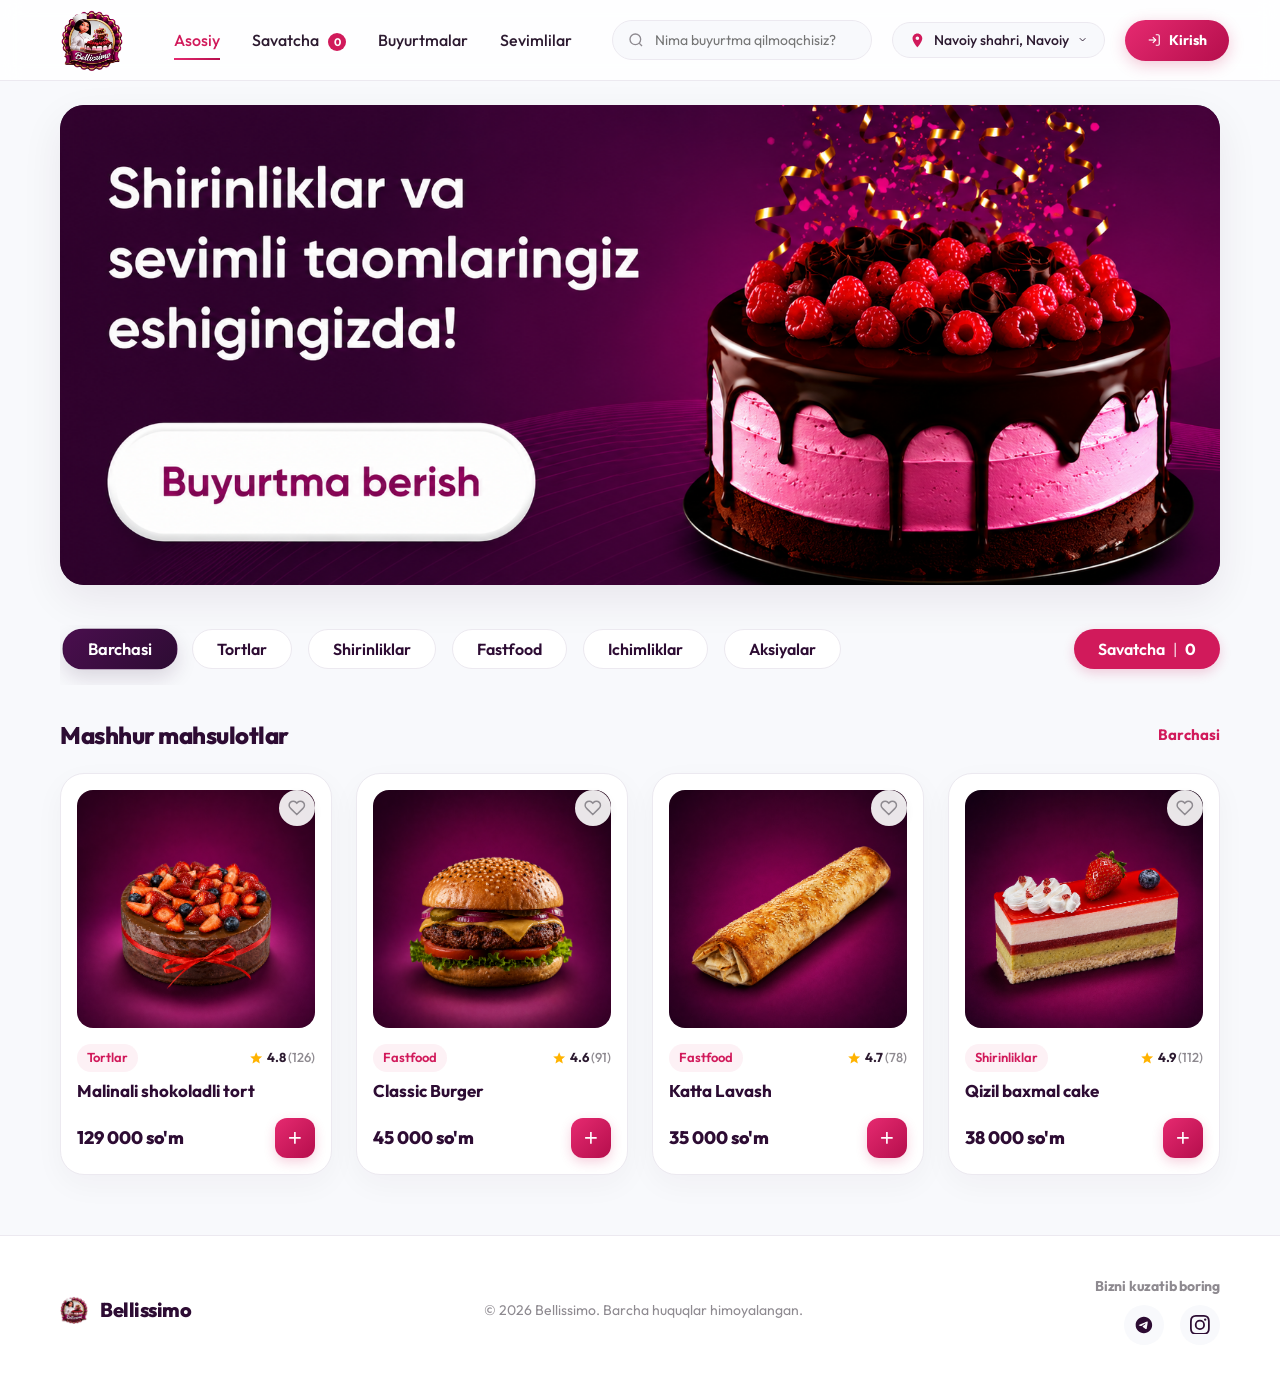
<file: index.html>
<!DOCTYPE html>
<html lang="uz">

<head>
    <meta charset="UTF-8">
    <meta name="viewport" content="width=device-width, initial-scale=1.0">
    <title>Bellissimo - Shirinliklar va sevimli taomlaringiz eshigingizda!</title>
    <meta name="description"
        content="Bellissimo'dan eng mazali tortlar, shirinliklar, fastfood va salqin ichimliklarni tez va qulay yetkazib berish bilan buyurtma qiling.">
    <link rel="icon" type="image/png" href="images/favicon.png">
    <link rel="stylesheet" href="style.css">
</head>

<body>

    <!-- ==========================================================================
         DESKTOP HEADER (Visible on Desktop/Tablet, hidden on Mobile)
         ========================================================================== -->
    <header class="desktop-header">
        <div class="container header-container">
            <a href="index.html" class="logo-link">
                <img src="images/logo2.png" alt="Bellissimo Logo" class="logo-img">
            </a>

            <nav class="desktop-nav">
                <a href="index.html" class="nav-link active">Asosiy</a>
                <a href="cart.html" class="nav-link">Savatcha <span class="cart-badge nav-cart-badge">0</span></a>
                <a href="orders.html" class="nav-link">Buyurtmalar</a>
                <a href="favorites.html" class="nav-link">Sevimlilar</a>
            </nav>

            <div class="header-actions">
                <div class="header-search">
                    <svg class="header-search-icon" stroke="currentColor" fill="none" stroke-width="2"
                        viewBox="0 0 24 24" height="1em" width="1em" xmlns="http://www.w3.org/2000/svg">
                        <circle cx="11" cy="11" r="8"></circle>
                        <line x1="21" y1="21" x2="16.65" y2="16.65"></line>
                    </svg>
                    <input type="text" id="search-input" placeholder="Nima buyurtma qilmoqchisiz?">
                </div>

                <button class="location-selector" title="Yetkazib berish manzili">
                    <svg stroke="currentColor" fill="currentColor" stroke-width="0" viewBox="0 0 24 24" height="1.2em"
                        width="1.2em" xmlns="http://www.w3.org/2000/svg" style="color: var(--pink-accent);">
                        <path
                            d="M12 2C8.13 2 5 5.13 5 9c0 5.25 7 13 7 13s7-7.75 7-13c0-3.87-3.13-7-7-7zm0 9.5c-1.38 0-2.5-1.12-2.5-2.5s1.12-2.5 2.5-2.5 2.5 1.12 2.5 2.5-1.12 2.5-2.5 2.5z">
                        </path>
                    </svg>
                    <span>Navoiy shahri, Navoiy</span>
                    <svg stroke="currentColor" fill="none" stroke-width="2" viewBox="0 0 24 24" height="0.8em"
                        width="0.8em" xmlns="http://www.w3.org/2000/svg">
                        <polyline points="6 9 12 15 18 9"></polyline>
                    </svg>
                </button>

                <!-- Shown when logged in -->
                <div id="desktop-auth-actions" style="display: none; align-items: center; gap: 8px;">
                    <button class="action-btn" title="Bildirishnomalar">
                        <svg stroke="currentColor" fill="none" stroke-width="2" viewBox="0 0 24 24" height="1em" width="1em"
                            xmlns="http://www.w3.org/2000/svg">
                            <path d="M18 8A6 6 0 0 0 6 8c0 7-3 9-3 9h18s-3-2-3-9"></path>
                            <path d="M13.73 21a2 2 0 0 1-3.46 0"></path>
                        </svg>
                        <span class="badge">1</span>
                    </button>
                    <a href="profile.html" class="action-btn" title="Profil">
                        <img src="images/avatar.svg" alt="Profil" style="width: 22px; height: 22px; border-radius: 50%;">
                    </a>
                </div>
                <!-- Shown when NOT logged in -->
                <a href="login.html" id="desktop-login-btn" class="btn-primary" style="display: inline-flex; align-items: center; gap: 8px; padding: 10px 22px; border-radius: 30px; font-size: 14px; font-weight: 700; text-decoration: none; background: var(--pink-gradient); color: #fff; box-shadow: 0 4px 15px rgba(209,26,91,0.25);">
                    <svg stroke="currentColor" fill="none" stroke-width="2" viewBox="0 0 24 24" height="1em" width="1em" xmlns="http://www.w3.org/2000/svg"><path d="M15 3h4a2 2 0 0 1 2 2v14a2 2 0 0 1-2 2h-4"></path><polyline points="10 17 15 12 10 7"></polyline><line x1="15" y1="12" x2="3" y2="12"></line></svg>
                    Kirish
                </a>
            </div>
        </div>
    </header>

    <!-- ==========================================================================
         MOBILE HEADER (Visible on Mobile, hidden on Desktop/Tablet)
         ========================================================================== -->
    <div class="mobile-header-container">
        <div class="mobile-top-row">
            <div class="mobile-location">
                <span class="mobile-location-label">
                    <svg stroke="currentColor" fill="currentColor" stroke-width="0" viewBox="0 0 24 24" height="1em"
                        width="1em" xmlns="http://www.w3.org/2000/svg">
                        <path
                            d="M12 2C8.13 2 5 5.13 5 9c0 5.25 7 13 7 13s7-7.75 7-13c0-3.87-3.13-7-7-7zm0 9.5c-1.38 0-2.5-1.12-2.5-2.5s1.12-2.5 2.5-2.5 2.5 1.12 2.5 2.5-1.12 2.5-2.5 2.5z">
                        </path>
                    </svg>
                    Manzil
                </span>
                <span class="mobile-location-value">
                    <span>Navoiy shahri, Navoiy</span>
                    <svg stroke="currentColor" fill="none" stroke-width="2.5" viewBox="0 0 24 24" height="1em"
                        width="1em" xmlns="http://www.w3.org/2000/svg">
                        <polyline points="6 9 12 15 18 9"></polyline>
                    </svg>
                </span>
            </div>
            <!-- Shown when logged in -->
            <button id="mobile-notif-btn" class="action-btn" title="Bildirishnomalar" style="background-color: var(--bg-gray); display: none;">
                <svg stroke="currentColor" fill="none" stroke-width="2" viewBox="0 0 24 24" height="1em" width="1em"
                    xmlns="http://www.w3.org/2000/svg">
                    <path d="M18 8A6 6 0 0 0 6 8c0 7-3 9-3 9h18s-3-2-3-9"></path>
                    <path d="M13.73 21a2 2 0 0 1-3.46 0"></path>
                </svg>
                <span class="badge" style="top: -4px; right: -4px;">1</span>
            </button>
            <!-- Shown when NOT logged in -->
            <a href="login.html" id="mobile-login-btn" class="action-btn" title="Kirish" style="background-color: var(--bg-gray); display: inline-flex; align-items: center; gap: 6px; font-size: 13px; font-weight: 700; color: var(--dark-purple); text-decoration: none; padding: 8px 14px; border-radius: 20px;">
                <svg stroke="currentColor" fill="none" stroke-width="2" viewBox="0 0 24 24" height="1em" width="1em" xmlns="http://www.w3.org/2000/svg"><path d="M15 3h4a2 2 0 0 1 2 2v14a2 2 0 0 1-2 2h-4"></path><polyline points="10 17 15 12 10 7"></polyline><line x1="15" y1="12" x2="3" y2="12"></line></svg>
                Kirish
            </a>
        </div>

        <div class="mobile-search-row">
            <div class="mobile-search-bar">
                <svg stroke="currentColor" fill="none" stroke-width="2.5" viewBox="0 0 24 24" height="1em" width="1em"
                    xmlns="http://www.w3.org/2000/svg">
                    <circle cx="11" cy="11" r="8"></circle>
                    <line x1="21" y1="21" x2="16.65" y2="16.65"></line>
                </svg>
                <input type="text" id="mobile-search-input" placeholder="Nima buyurtma qilmoq?">
            </div>
        </div>
    </div>

    <!-- ==========================================================================
         MAIN WEBSITE CONTENT
         ========================================================================== -->
    <main class="container">

        <!-- Hero Banner Section -->
        <section class="hero-section">
            <div class="hero-banner-container">
                <img src="images/banner.png" alt="Bellissimo Banner" class="hero-banner-img">
            </div>
        </section>

        <!-- Categories Section -->
        <section class="categories-section">
            <div class="categories-wrapper">
                <div class="categories-container">
                    <div class="category-card active" data-category-id="all">
                        <span class="category-name">Barchasi</span>
                    </div>

                    <div class="category-card" data-category-id="tortlar">
                        <span class="category-name">Tortlar</span>
                    </div>

                    <div class="category-card" data-category-id="shirinliklar">
                        <span class="category-name">Shirinliklar</span>
                    </div>

                    <div class="category-card" data-category-id="fastfood">
                        <span class="category-name">Fastfood</span>
                    </div>

                    <div class="category-card" data-category-id="ichimliklar">
                        <span class="category-name">Ichimliklar</span>
                    </div>

                    <div class="category-card" data-category-id="aksiyalar">
                        <span class="category-name">Aksiyalar</span>
                    </div>
                </div>

                <button class="categories-cart-btn" onclick="window.location.href='cart.html'">
                    Savatcha <span class="divider">|</span> <span class="cart-badge">0</span>
                </button>
            </div>
        </section>

        <!-- Popular Products Section -->
        <section class="popular-section">
            <div class="section-header">
                <h2 class="section-title">Mashhur mahsulotlar</h2>
                <a href="#" class="section-link">Barchasi</a>
            </div>

            <div class="products-grid">

                <!-- Product Card 1: Raspberry Chocolate Cake -->
                <article class="product-card" data-category="tortlar" data-discount="true">
                    <button class="favorite-badge flex-center" data-product-id="malinali-tort"
                        title="Saralanganlarga qo'shish">
                        <svg stroke="currentColor" fill="none" stroke-width="2" viewBox="0 0 24 24" height="1.1em"
                            width="1.1em" xmlns="http://www.w3.org/2000/svg">
                            <path
                                d="M20.84 4.61a5.5 5.5 0 0 0-7.78 0L12 5.67l-1.06-1.06a5.5 5.5 0 0 0-7.78 7.78l1.06 1.06L12 21.23l7.78-7.78 1.06-1.06a5.5 5.5 0 0 0 0-7.78z">
                            </path>
                        </svg>
                    </button>
                    <a href="cake.html" class="product-img-wrapper flex-center">
                        <img src="images/tort.png" alt="Malinali shokoladli tort" class="product-img">
                    </a>
                    <div class="product-info">
                        <div class="product-meta">
                            <span class="product-category">Tortlar</span>
                            <div class="product-rating">
                                <svg stroke="currentColor" fill="currentColor" stroke-width="0" viewBox="0 0 24 24"
                                    height="1.1em" width="1.1em" xmlns="http://www.w3.org/2000/svg">
                                    <path
                                        d="M12 17.27L18.18 21l-1.64-7.03L22 9.24l-7.19-.61L12 2 9.19 8.63 2 9.24l5.46 4.73L5.82 21z">
                                    </path>
                                </svg>
                                <span>4.8 <span class="product-rating-count">(126)</span></span>
                            </div>
                        </div>
                        <h3 class="product-title"><a href="cake.html">Malinali shokoladli tort</a></h3>
                        <div class="product-bottom">
                            <span class="product-price">129 000 so'm</span>
                            <button class="add-card-btn flex-center" title="Savatga qo'shish">
                                <svg stroke="currentColor" fill="currentColor" stroke-width="0" viewBox="0 0 24 24"
                                    height="1.1em" width="1.1em" xmlns="http://www.w3.org/2000/svg">
                                    <path d="M19 13h-6v6h-2v-6H5v-2h6V5h2v6h6v2z"></path>
                                </svg>
                            </button>
                        </div>
                    </div>
                </article>

                <!-- Product Card 2: Classic Burger -->
                <article class="product-card" data-category="fastfood" data-discount="false">
                    <button class="favorite-badge flex-center" data-product-id="classic-burger"
                        title="Saralanganlarga qo'shish">
                        <svg stroke="currentColor" fill="none" stroke-width="2" viewBox="0 0 24 24" height="1.1em"
                            width="1.1em" xmlns="http://www.w3.org/2000/svg">
                            <path
                                d="M20.84 4.61a5.5 5.5 0 0 0-7.78 0L12 5.67l-1.06-1.06a5.5 5.5 0 0 0-7.78 7.78l1.06 1.06L12 21.23l7.78-7.78 1.06-1.06a5.5 5.5 0 0 0 0-7.78z">
                            </path>
                        </svg>
                    </button>
                    <a href="burger.html" class="product-img-wrapper flex-center">
                        <img src="images/burger.png" alt="Classic Burger" class="product-img">
                    </a>
                    <div class="product-info">
                        <div class="product-meta">
                            <span class="product-category">Fastfood</span>
                            <div class="product-rating">
                                <svg stroke="currentColor" fill="currentColor" stroke-width="0" viewBox="0 0 24 24"
                                    height="1.1em" width="1.1em" xmlns="http://www.w3.org/2000/svg">
                                    <path
                                        d="M12 17.27L18.18 21l-1.64-7.03L22 9.24l-7.19-.61L12 2 9.19 8.63 2 9.24l5.46 4.73L5.82 21z">
                                    </path>
                                </svg>
                                <span>4.6 <span class="product-rating-count">(91)</span></span>
                            </div>
                        </div>
                        <h3 class="product-title"><a href="burger.html">Classic Burger</a></h3>
                        <div class="product-bottom">
                            <span class="product-price">45 000 so'm</span>
                            <button class="add-card-btn flex-center" title="Savatga qo'shish">
                                <svg stroke="currentColor" fill="currentColor" stroke-width="0" viewBox="0 0 24 24"
                                    height="1.1em" width="1.1em" xmlns="http://www.w3.org/2000/svg">
                                    <path d="M19 13h-6v6h-2v-6H5v-2h6V5h2v6h6v2z"></path>
                                </svg>
                            </button>
                        </div>
                    </div>
                </article>

                <!-- Product Card 3: Large Lavash -->
                <article class="product-card" data-category="fastfood" data-discount="true">
                    <button class="favorite-badge flex-center" data-product-id="lavash"
                        title="Saralanganlarga qo'shish">
                        <svg stroke="currentColor" fill="none" stroke-width="2" viewBox="0 0 24 24" height="1.1em"
                            width="1.1em" xmlns="http://www.w3.org/2000/svg">
                            <path
                                d="M20.84 4.61a5.5 5.5 0 0 0-7.78 0L12 5.67l-1.06-1.06a5.5 5.5 0 0 0-7.78 7.78l1.06 1.06L12 21.23l7.78-7.78 1.06-1.06a5.5 5.5 0 0 0 0-7.78z">
                            </path>
                        </svg>
                    </button>
                    <a href="lavash.html" class="product-img-wrapper flex-center">
                        <img src="images/lavash.png" alt="Katta Lavash" class="product-img">
                    </a>
                    <div class="product-info">
                        <div class="product-meta">
                            <span class="product-category">Fastfood</span>
                            <div class="product-rating">
                                <svg stroke="currentColor" fill="currentColor" stroke-width="0" viewBox="0 0 24 24"
                                    height="1.1em" width="1.1em" xmlns="http://www.w3.org/2000/svg">
                                    <path
                                        d="M12 17.27L18.18 21l-1.64-7.03L22 9.24l-7.19-.61L12 2 9.19 8.63 2 9.24l5.46 4.73L5.82 21z">
                                    </path>
                                </svg>
                                <span>4.7 <span class="product-rating-count">(78)</span></span>
                            </div>
                        </div>
                        <h3 class="product-title"><a href="lavash.html">Katta Lavash</a></h3>
                        <div class="product-bottom">
                            <span class="product-price">35 000 so'm</span>
                            <button class="add-card-btn flex-center" title="Savatga qo'shish">
                                <svg stroke="currentColor" fill="currentColor" stroke-width="0" viewBox="0 0 24 24"
                                    height="1.1em" width="1.1em" xmlns="http://www.w3.org/2000/svg">
                                    <path d="M19 13h-6v6h-2v-6H5v-2h6V5h2v6h6v2z"></path>
                                </svg>
                            </button>
                        </div>
                    </div>
                </article>

                <!-- Product Card 4: Red Velvet Cake -->
                <article class="product-card" data-category="shirinliklar" data-discount="true">
                    <button class="favorite-badge flex-center" data-product-id="cake" title="Saralanganlarga qo'shish">
                        <svg stroke="currentColor" fill="none" stroke-width="2" viewBox="0 0 24 24" height="1.1em"
                            width="1.1em" xmlns="http://www.w3.org/2000/svg">
                            <path
                                d="M20.84 4.61a5.5 5.5 0 0 0-7.78 0L12 5.67l-1.06-1.06a5.5 5.5 0 0 0-7.78 7.78l1.06 1.06L12 21.23l7.78-7.78 1.06-1.06a5.5 5.5 0 0 0 0-7.78z">
                            </path>
                        </svg>
                    </button>
                    <a href="dessert.html" class="product-img-wrapper flex-center">
                        <img src="images/cake.png" alt="Qizil baxmal cake" class="product-img">
                    </a>
                    <div class="product-info">
                        <div class="product-meta">
                            <span class="product-category">Shirinliklar</span>
                            <div class="product-rating">
                                <svg stroke="currentColor" fill="currentColor" stroke-width="0" viewBox="0 0 24 24"
                                    height="1.1em" width="1.1em" xmlns="http://www.w3.org/2000/svg">
                                    <path
                                        d="M12 17.27L18.18 21l-1.64-7.03L22 9.24l-7.19-.61L12 2 9.19 8.63 2 9.24l5.46 4.73L5.82 21z">
                                    </path>
                                </svg>
                                <span>4.9 <span class="product-rating-count">(112)</span></span>
                            </div>
                        </div>
                        <h3 class="product-title"><a href="dessert.html">Qizil baxmal cake</a></h3>
                        <div class="product-bottom">
                            <span class="product-price">38 000 so'm</span>
                            <button class="add-card-btn flex-center" title="Savatga qo'shish">
                                <svg stroke="currentColor" fill="currentColor" stroke-width="0" viewBox="0 0 24 24"
                                    height="1.1em" width="1.1em" xmlns="http://www.w3.org/2000/svg">
                                    <path d="M19 13h-6v6h-2v-6H5v-2h6V5h2v6h6v2z"></path>
                                </svg>
                            </button>
                        </div>
                    </div>
                </article>

            </div>
        </section>
    </main>

    <!-- ==========================================================================
         MINIMAL FOOTER
         ========================================================================== -->
    <footer class="site-footer">
        <div class="container footer-container">
            <a href="index.html" class="logo-link">
                <img src="images/logo2.png" alt="Bellissimo Logo" class="logo-img"
                    style="height: 28px; width: auto; object-fit: contain;">
                <span class="logo-text" style="font-size: 20px;">Bellissimo</span>
            </a>

            <p class="footer-copyright">© 2026 Bellissimo. Barcha huquqlar himoyalangan.</p>

            <div class="social-wrapper" style="display: flex; flex-direction: column; align-items: flex-end; gap: 8px;">
                <span class="social-title" style="font-size: 14px; font-weight: 700; color: var(--text-muted); font-family: 'Outfit', sans-serif; letter-spacing: -0.2px;">Bizni kuzatib boring</span>
                <div class="social-links">
                    <!-- Telegram Icon -->
                    <a href="https://t.me/Belissimo_Navoiy" target="_blank" rel="noopener noreferrer" class="social-icon flex-center" title="Telegram">
                        <svg stroke="currentColor" fill="currentColor" stroke-width="0" viewBox="0 0 24 24" height="1.1em"
                            width="1.1em" xmlns="http://www.w3.org/2000/svg">
                            <path
                                d="M12 2C6.48 2 2 6.48 2 12s4.48 10 10 10 10-4.48 10-10S17.52 2 12 2zm4.64 6.8c-.15 1.58-.8 5.42-1.13 7.19-.14.75-.42 1-.68 1.03-.58.05-1.02-.38-1.58-.75-.88-.58-1.38-.94-2.23-1.5-.99-.65-.35-1.01.22-1.59.15-.15 2.71-2.48 2.76-2.69a.2.2 0 0 0-.05-.18c-.06-.05-.14-.03-.21-.02-.09.02-1.49.95-4.22 2.79-.4.27-.76.41-1.08.4-.36-.01-1.04-.2-1.55-.37-.63-.2-1.12-.31-1.08-.66.02-.18.27-.36.74-.55 2.92-1.27 4.86-2.11 5.83-2.51 2.78-1.16 3.35-1.36 3.73-1.36.08 0 .27.02.39.12.1.08.13.19.14.27-.01.06.01.24 0 .24z">
                            </path>
                        </svg>
                    </a>
                    <!-- Instagram Icon -->
                    <a href="https://instagram.com/bellissimo.navoiy" target="_blank" rel="noopener noreferrer" class="social-icon flex-center" title="Instagram">
                        <svg stroke="currentColor" fill="currentColor" stroke-width="0" viewBox="0 0 24 24" height="1.1em"
                            width="1.1em" xmlns="http://www.w3.org/2000/svg">
                            <path
                                d="M12 2.163c3.204 0 3.584.012 4.85.07 3.252.148 4.771 1.691 4.919 4.919.058 1.265.069 1.645.069 4.849 0 3.205-.012 3.584-.069 4.849-.149 3.225-1.664 4.771-4.919 4.919-1.266.058-1.644.07-4.85.07-3.204 0-3.584-.012-4.849-.07-3.26-.149-4.771-1.699-4.919-4.92-.058-1.265-.07-1.644-.07-4.849 0-3.204.013-3.583.07-4.849.149-3.227 1.664-4.771 4.919-4.919 1.266-.057 1.645-.069 4.849-.069zM12 0C8.741 0 8.333.014 7.053.072 2.695.272.273 2.69.073 7.051.014 8.333 0 8.741 0 12c0 3.259.014 3.668.072 4.948.2 4.358 2.618 6.78 6.98 6.98 1.281.058 1.689.072 4.948.072 3.259 0 3.668-.014 4.948-.072 4.354-.2 6.782-2.618 6.979-6.98.059-1.28.073-1.689.073-4.948 0-3.259-.014-3.667-.072-4.947-.196-4.354-2.617-6.78-6.979-6.98C15.668.014 15.259 0 12 0zm0 5.838a6.162 6.162 0 1 0 0 12.324 6.162 6.162 0 0 0 0-12.324zM12 16a4 4 0 1 1 0-8 4 4 0 0 1 0 8zm6.406-11.845a1.44 1.44 0 1 0 0 2.881 1.44 1.44 0 0 0 0-2.881z">
                            </path>
                        </svg>
                    </a>
                </div>
            </div>
        </div>
    </footer>

    <!-- ==========================================================================
         MOBILE BOTTOM NAVIGATION
         ========================================================================== -->
    <nav class="mobile-bottom-nav">
        <div class="mobile-nav-container">
            <a href="index.html" class="mobile-nav-item active">
                <svg stroke="currentColor" fill="currentColor" stroke-width="0" viewBox="0 0 24 24" height="1em"
                    width="1em" xmlns="http://www.w3.org/2000/svg">
                    <path d="M10 20v-6h4v6h5v-8h3L12 3 2 12h3v8z"></path>
                </svg>
                <span>Asosiy</span>
            </a>

            <a href="cart.html" class="mobile-nav-item">
                <div class="mobile-cart-icon-wrapper">
                    <img src="images/korzinka.svg" alt="Savatcha" style="width: 22px; height: 22px; object-fit: contain;">
                    <span class="cart-badge badge">0</span>
                </div>
                <span>Savatcha</span>
            </a>

            <a href="orders.html" class="mobile-nav-item">
                <svg stroke="currentColor" fill="none" stroke-width="2" viewBox="0 0 24 24" height="1em" width="1em"
                    xmlns="http://www.w3.org/2000/svg">
                    <path d="M9 5H7a2 2 0 0 0-2 2v12a2 2 0 0 0 2 2h10a2 2 0 0 0 2-2V7a2 2 0 0 0-2-2h-2"></path>
                    <rect x="9" y="3" width="6" height="4" rx="2" ry="2"></rect>
                    <path d="M9 14h6"></path>
                    <path d="M9 18h6"></path>
                    <path d="M9 10h6"></path>
                </svg>
                <span>Buyurtmalar</span>
            </a>

            <a href="profile.html" class="mobile-nav-item">
                <svg stroke="currentColor" fill="none" stroke-width="2" viewBox="0 0 24 24" height="1em" width="1em"
                    xmlns="http://www.w3.org/2000/svg">
                    <path d="M20 21v-2a4 4 0 0 0-4-4H8a4 4 0 0 0-4 4v2"></path>
                    <circle cx="12" cy="7" r="4"></circle>
                </svg>
                <span>Profil</span>
            </a>
        </div>
    </nav>

    <!-- Shared Javascript file -->
    <script src="script.js"></script>
</body>

</html>
</file>
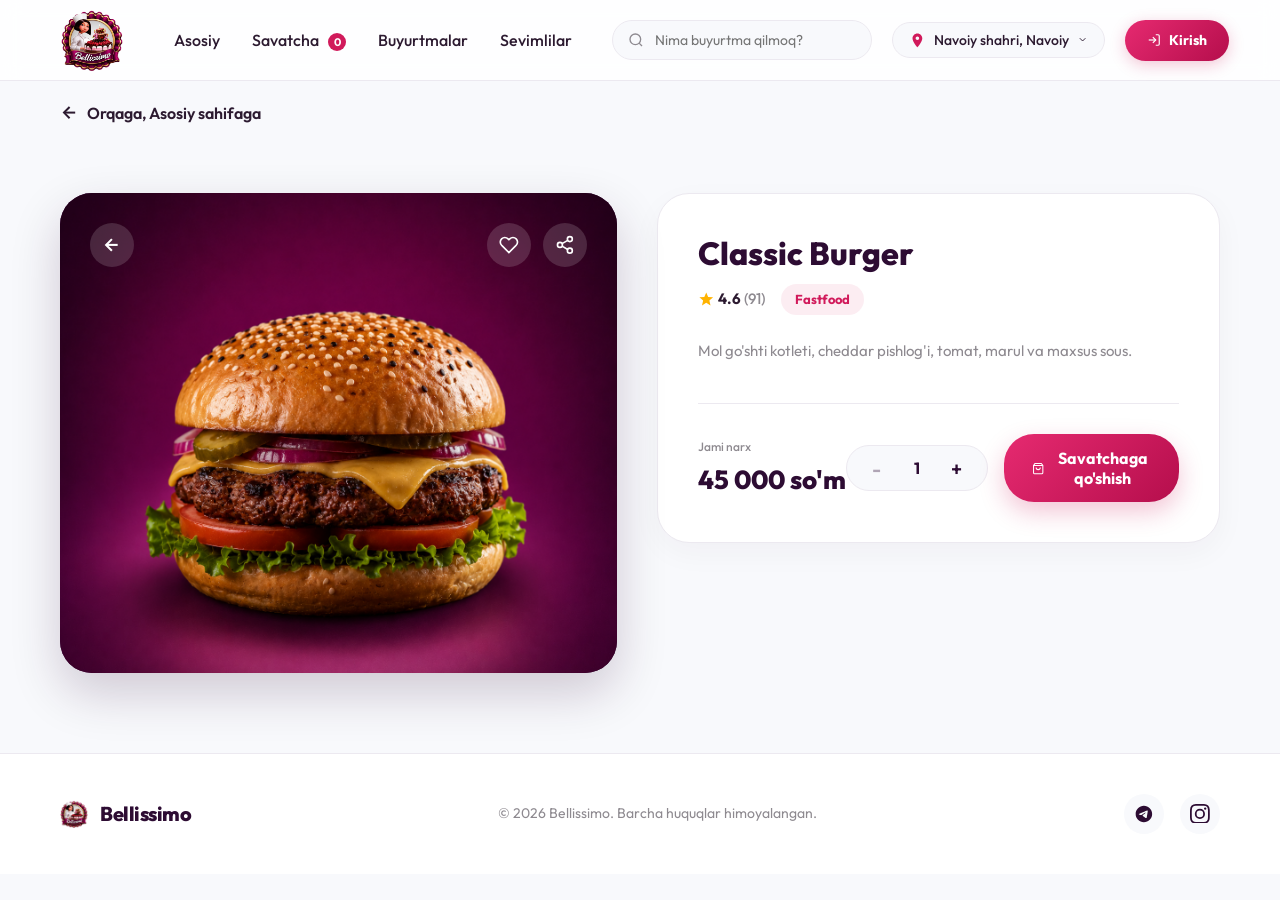
<file: burger.html>
<!DOCTYPE html>
<html lang="uz">
<head>
    <meta charset="UTF-8">
    <meta name="viewport" content="width=device-width, initial-scale=1.0">
    <title>Classic Burger - Bellissimo</title>
    <meta name="description" content="Mol go'shti kotleti, cheddar pishlog'i, tomat, marul va maxsus sous bilan tayyorlangan Classic Burger. Bellissimo'da buyurtma bering.">
    <link rel="icon" type="image/x-icon" href="images/logo2.png">
    <link rel="stylesheet" href="style.css">
</head>
<body>

    <!-- ==========================================================================
         DESKTOP HEADER (Visible on Desktop/Tablet, hidden on Mobile)
         ========================================================================== -->
    <header class="desktop-header">
        <div class="container header-container">
            <a href="index.html" class="logo-link">
                <img src="images/logo2.png" alt="Bellissimo Logo" class="logo-img">
                            </a>

            <nav class="desktop-nav">
                <a href="index.html" class="nav-link">Asosiy</a>
                <a href="cart.html" class="nav-link">Savatcha <span class="cart-badge nav-cart-badge">0</span></a>
                <a href="orders.html" class="nav-link">Buyurtmalar</a>
                <a href="favorites.html" class="nav-link">Sevimlilar</a>
            </nav>

            <div class="header-actions">
                <div class="header-search">
                    <svg class="header-search-icon" stroke="currentColor" fill="none" stroke-width="2" viewBox="0 0 24 24" height="1em" width="1em" xmlns="http://www.w3.org/2000/svg">
                        <circle cx="11" cy="11" r="8"></circle>
                        <line x1="21" y1="21" x2="16.65" y2="16.65"></line>
                    </svg>
                    <input type="text" id="search-input" placeholder="Nima buyurtma qilmoq?">
                </div>

                <button class="location-selector" title="Yetkazib berish manzili">
                    <svg stroke="currentColor" fill="currentColor" stroke-width="0" viewBox="0 0 24 24" height="1.2em" width="1.2em" xmlns="http://www.w3.org/2000/svg" style="color: var(--pink-accent);">
                        <path d="M12 2C8.13 2 5 5.13 5 9c0 5.25 7 13 7 13s7-7.75 7-13c0-3.87-3.13-7-7-7zm0 9.5c-1.38 0-2.5-1.12-2.5-2.5s1.12-2.5 2.5-2.5 2.5 1.12 2.5 2.5-1.12 2.5-2.5 2.5z"></path>
                    </svg>
                    <span>Navoiy shahri, Navoiy</span>
                    <svg stroke="currentColor" fill="none" stroke-width="2" viewBox="0 0 24 24" height="0.8em" width="0.8em" xmlns="http://www.w3.org/2000/svg">
                        <polyline points="6 9 12 15 18 9"></polyline>
                    </svg>
                </button>

                <!-- Shown when logged in -->
                <div id="desktop-auth-actions" style="display: none; align-items: center; gap: 8px;">
                    <button class="action-btn" title="Bildirishnomalar">
                        <svg stroke="currentColor" fill="none" stroke-width="2" viewBox="0 0 24 24" height="1em" width="1em" xmlns="http://www.w3.org/2000/svg">
                            <path d="M18 8A6 6 0 0 0 6 8c0 7-3 9-3 9h18s-3-2-3-9"></path>
                            <path d="M13.73 21a2 2 0 0 1-3.46 0"></path>
                        </svg>
                        <span class="badge">1</span>
                    </button>
                    <a href="profile.html" class="action-btn" title="Profil">
                        <img src="images/avatar.svg" alt="Profil" style="width: 22px; height: 22px; border-radius: 50%;">
                    </a>
                </div>
                <!-- Shown when NOT logged in -->
                <a href="login.html" id="desktop-login-btn" class="btn-primary" style="display: inline-flex; align-items: center; gap: 8px; padding: 10px 22px; border-radius: 30px; font-size: 14px; font-weight: 700; text-decoration: none; background: var(--pink-gradient); color: #fff; box-shadow: 0 4px 15px rgba(209,26,91,0.25);">
                    <svg stroke="currentColor" fill="none" stroke-width="2" viewBox="0 0 24 24" height="1em" width="1em" xmlns="http://www.w3.org/2000/svg"><path d="M15 3h4a2 2 0 0 1 2 2v14a2 2 0 0 1-2 2h-4"></path><polyline points="10 17 15 12 10 7"></polyline><line x1="15" y1="12" x2="3" y2="12"></line></svg>
                    Kirish
                </a>
            </div>
        </div>
    </header>

    <!-- ==========================================================================
         PRODUCT DETAIL SECTION
         ========================================================================== -->
    <main class="container">
        <!-- Desktop Back Bar (Hidden on Mobile) -->
        <div class="detail-back-bar">
            <a href="index.html" class="back-link">
                <svg stroke="currentColor" fill="none" stroke-width="2.5" viewBox="0 0 24 24" height="1.2em" width="1.2em" xmlns="http://www.w3.org/2000/svg">
                    <line x1="19" y1="12" x2="5" y2="12"></line>
                    <polyline points="12 19 5 12 12 5"></polyline>
                </svg>
                <span>Orqaga, Asosiy sahifaga</span>
            </a>
        </div>

        <section class="detail-page-wrapper" data-base-price="45000">
            <div class="detail-layout">
                
                <!-- Left Column: Visual Gallery Card -->
                <div class="detail-gallery-card">
                    <div class="gallery-top-actions">
                        <!-- Back Button (Mobile layout) -->
                        <a href="index.html" class="gallery-circle-btn flex-center" title="Orqaga">
                            <svg stroke="currentColor" fill="none" stroke-width="2.5" viewBox="0 0 24 24" height="1.1em" width="1.1em" xmlns="http://www.w3.org/2000/svg">
                                <line x1="19" y1="12" x2="5" y2="12"></line>
                                <polyline points="12 19 5 12 12 5"></polyline>
                            </svg>
                        </a>
                        
                        <div class="flex-center" style="gap: 12px;">
                            <!-- Favorite Button -->
                            <button class="gallery-circle-btn detail-fav-btn flex-center" data-product-id="classic-burger" title="Saralanganlarga qo'shish">
                                <svg stroke="currentColor" fill="none" stroke-width="2" viewBox="0 0 24 24" height="1.1em" width="1.1em" xmlns="http://www.w3.org/2000/svg">
                                    <path d="M20.84 4.61a5.5 5.5 0 0 0-7.78 0L12 5.67l-1.06-1.06a5.5 5.5 0 0 0-7.78 7.78l1.06 1.06L12 21.23l7.78-7.78 1.06-1.06a5.5 5.5 0 0 0 0-7.78z"></path>
                                </svg>
                            </button>
                            
                            <!-- Share Button -->
                            <button class="gallery-circle-btn flex-center" title="Ulashish" onclick="navigator.clipboard.writeText(window.location.href).then(()=>showToast('Havola nusxalandi! 🔗')).catch(()=>showToast('Nusxalab bo\'lmadi'))">
                                <svg stroke="currentColor" fill="none" stroke-width="2" viewBox="0 0 24 24" height="1.1em" width="1.1em" xmlns="http://www.w3.org/2000/svg">
                                    <circle cx="18" cy="5" r="3"></circle>
                                    <circle cx="6" cy="12" r="3"></circle>
                                    <circle cx="18" cy="19" r="3"></circle>
                                    <line x1="8.59" y1="13.51" x2="15.42" y2="17.49"></line>
                                    <line x1="15.41" y1="6.51" x2="8.59" y2="10.49"></line>
                                </svg>
                            </button>
                        </div>
                    </div>

                    <div class="gallery-image-container">
                        <img src="images/burger.png" alt="Classic Burger" class="detail-main-img">
                    </div>

                </div>

                <!-- Right Column: Interactive details -->
                <div class="detail-info-card">
                    <div class="detail-header">
                        <h2 class="detail-title">Classic Burger</h2>
                        <div class="detail-ratings-row">
                            <div class="detail-rating">
                                <svg stroke="currentColor" fill="currentColor" stroke-width="0" viewBox="0 0 24 24" height="1.1em" width="1.1em" xmlns="http://www.w3.org/2000/svg">
                                    <path d="M12 17.27L18.18 21l-1.64-7.03L22 9.24l-7.19-.61L12 2 9.19 8.63 2 9.24l5.46 4.73L5.82 21z"></path>
                                </svg>
                                <span>4.6 <span class="detail-rating-count">(91)</span></span>
                            </div>
                            <span class="detail-category-badge">Fastfood</span>
                        </div>
                    </div>

                    <p class="detail-description">
                        Mol go'shti kotleti, cheddar pishlog'i, tomat, marul va maxsus sous.
                    </p>

                    <!-- No Size Selector (O'lcham) for Burger, matching mobile UI reference -->



                    <!-- Purchase Actions Column -->
                    <div class="detail-purchase-bar">
                        <div class="detail-total-col">
                            <span class="detail-total-label">Jami narx</span>
                            <span class="detail-total-price">45 000 so'm</span>
                        </div>
                        <div class="detail-actions-col">
                            <div class="quantity-selector">
                                <button class="qty-btn qty-decrease">-</button>
                                <span class="qty-number">1</span>
                                <button class="qty-btn qty-increase">+</button>
                            </div>
                            <button class="btn-add-to-cart">
                                <svg stroke="currentColor" fill="none" stroke-width="2" viewBox="0 0 24 24" height="1.2em" width="1.2em" xmlns="http://www.w3.org/2000/svg">
                                    <path d="M6 2L3 6v14a2 2 0 0 0 2 2h14a2 2 0 0 0 2-2V6l-3-4z"></path>
                                    <line x1="3" y1="6" x2="21" y2="6"></line>
                                    <path d="M16 10a4 4 0 0 1-8 0"></path>
                                </svg>
                                <span>Savatchaga qo'shish</span>
                            </button>
                        </div>
                    </div>

                </div>

            </div>
        </section>
    </main>

    <!-- ==========================================================================
         MINIMAL FOOTER
         ========================================================================== -->
    <footer class="site-footer">
        <div class="container footer-container">
            <a href="index.html" class="logo-link">
                <img src="images/logo2.png" alt="Bellissimo Logo" class="logo-img" style="height: 28px; width: auto; object-fit: contain;">
                <span class="logo-text" style="font-size: 20px;">Bellissimo</span>
            </a>
            
            <p class="footer-copyright">© 2026 Bellissimo. Barcha huquqlar himoyalangan.</p>
            
            <div class="social-links">
                <a href="https://t.me/Belissimo_Navoiy" target="_blank" rel="noopener noreferrer" class="social-icon flex-center" title="Telegram">
                    <svg stroke="currentColor" fill="currentColor" stroke-width="0" viewBox="0 0 24 24" height="1.1em" width="1.1em" xmlns="http://www.w3.org/2000/svg">
                        <path d="M12 2C6.48 2 2 6.48 2 12s4.48 10 10 10 10-4.48 10-10S17.52 2 12 2zm4.64 6.8c-.15 1.58-.8 5.42-1.13 7.19-.14.75-.42 1-.68 1.03-.58.05-1.02-.38-1.58-.75-.88-.58-1.38-.94-2.23-1.5-.99-.65-.35-1.01.22-1.59.15-.15 2.71-2.48 2.76-2.69a.2.2 0 0 0-.05-.18c-.06-.05-.14-.03-.21-.02-.09.02-1.49.95-4.22 2.79-.4.27-.76.41-1.08.4-.36-.01-1.04-.2-1.55-.37-.63-.2-1.12-.31-1.08-.66.02-.18.27-.36.74-.55 2.92-1.27 4.86-2.11 5.83-2.51 2.78-1.16 3.35-1.36 3.73-1.36.08 0 .27.02.39.12.1.08.13.19.14.27-.01.06.01.24 0 .24z"></path>
                    </svg>
                </a>
                <a href="https://instagram.com/bellissimo.navoiy" target="_blank" rel="noopener noreferrer" class="social-icon flex-center" title="Instagram">
                    <svg stroke="currentColor" fill="currentColor" stroke-width="0" viewBox="0 0 24 24" height="1.1em" width="1.1em" xmlns="http://www.w3.org/2000/svg">
                        <path d="M12 2.163c3.204 0 3.584.012 4.85.07 3.252.148 4.771 1.691 4.919 4.919.058 1.265.069 1.645.069 4.849 0 3.205-.012 3.584-.069 4.849-.149 3.225-1.664 4.771-4.919 4.919-1.266.058-1.644.07-4.85.07-3.204 0-3.584-.012-4.849-.07-3.26-.149-4.771-1.699-4.919-4.92-.058-1.265-.07-1.644-.07-4.849 0-3.204.013-3.583.07-4.849.149-3.227 1.664-4.771 4.919-4.919 1.266-.057 1.645-.069 4.849-.069zM12 0C8.741 0 8.333.014 7.053.072 2.695.272.273 2.69.073 7.051.014 8.333 0 8.741 0 12c0 3.259.014 3.668.072 4.948.2 4.358 2.618 6.78 6.98 6.98 1.281.058 1.689.072 4.948.072 3.259 0 3.668-.014 4.948-.072 4.354-.2 6.782-2.618 6.979-6.98.059-1.28.073-1.689.073-4.948 0-3.259-.014-3.667-.072-4.947-.196-4.354-2.617-6.78-6.979-6.98C15.668.014 15.259 0 12 0zm0 5.838a6.162 6.162 0 1 0 0 12.324 6.162 6.162 0 0 0 0-12.324zM12 16a4 4 0 1 1 0-8 4 4 0 0 1 0 8zm6.406-11.845a1.44 1.44 0 1 0 0 2.881 1.44 1.44 0 0 0 0-2.881z"></path>
                    </svg>
                </a>
            </div>
        </div>
    </footer>



    <!-- Shared Javascript file -->
    <script src="script.js"></script>
</body>
</html>
</file>
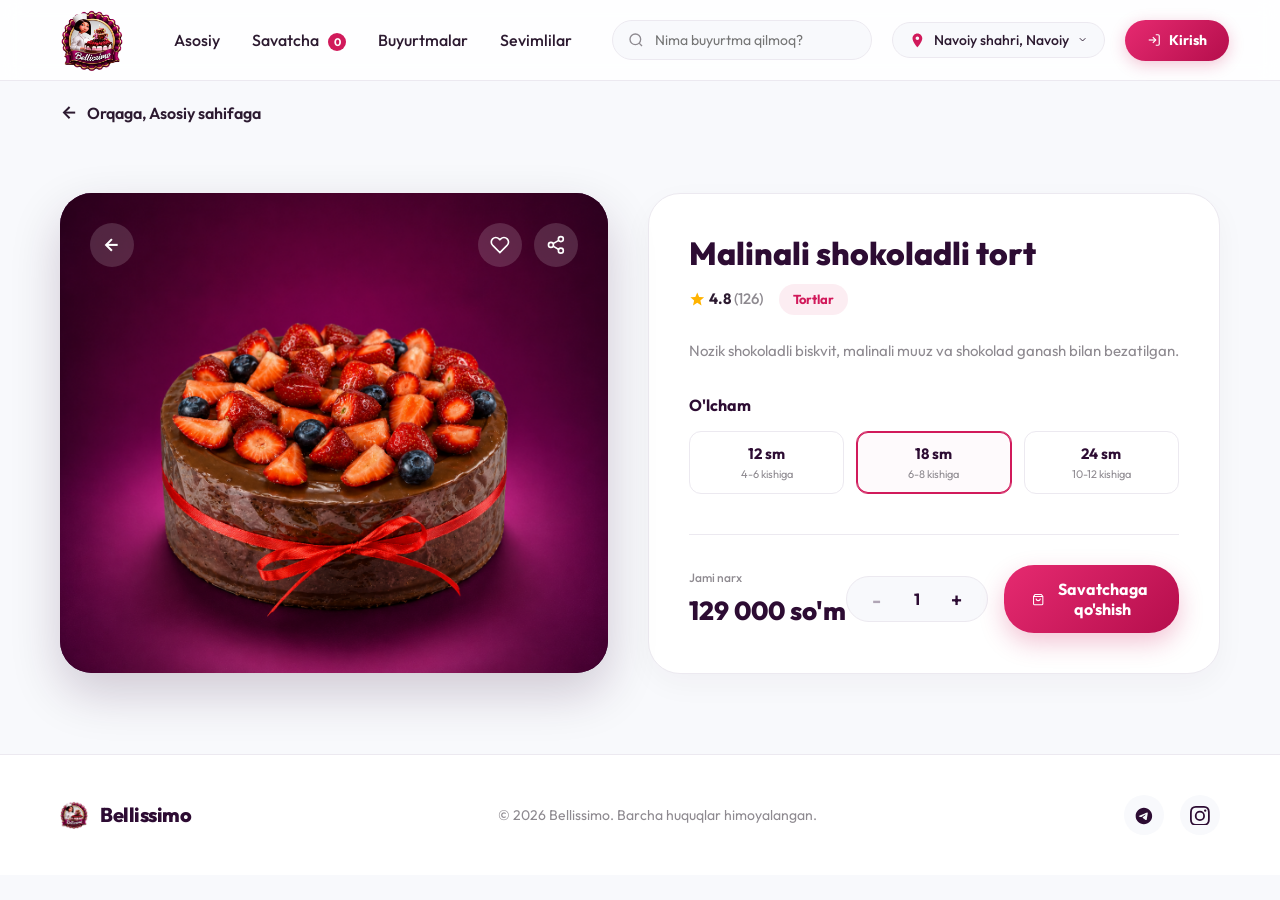
<file: cake.html>
<!DOCTYPE html>
<html lang="uz">
<head>
    <meta charset="UTF-8">
    <meta name="viewport" content="width=device-width, initial-scale=1.0">
    <title>Malinali shokoladli tort - Bellissimo</title>
    <meta name="description" content="Nozik shokoladli biskvit, malinali muuz va shokolad ganash bilan bezatilgan shokoladli tort. Bellissimo'da buyurtma bering.">
    <link rel="icon" type="image/x-icon" href="images/logo2.png">
    <link rel="stylesheet" href="style.css">
</head>
<body>

    <!-- ==========================================================================
         DESKTOP HEADER (Visible on Desktop/Tablet, hidden on Mobile)
         ========================================================================== -->
    <header class="desktop-header">
        <div class="container header-container">
            <a href="index.html" class="logo-link">
                <img src="images/logo2.png" alt="Bellissimo Logo" class="logo-img">
                            </a>

            <nav class="desktop-nav">
                <a href="index.html" class="nav-link">Asosiy</a>
                <a href="cart.html" class="nav-link">Savatcha <span class="cart-badge nav-cart-badge">0</span></a>
                <a href="orders.html" class="nav-link">Buyurtmalar</a>
                <a href="favorites.html" class="nav-link">Sevimlilar</a>
            </nav>

            <div class="header-actions">
                <div class="header-search">
                    <svg class="header-search-icon" stroke="currentColor" fill="none" stroke-width="2" viewBox="0 0 24 24" height="1em" width="1em" xmlns="http://www.w3.org/2000/svg">
                        <circle cx="11" cy="11" r="8"></circle>
                        <line x1="21" y1="21" x2="16.65" y2="16.65"></line>
                    </svg>
                    <input type="text" id="search-input" placeholder="Nima buyurtma qilmoq?">
                </div>

                <button class="location-selector" title="Yetkazib berish manzili">
                    <svg stroke="currentColor" fill="currentColor" stroke-width="0" viewBox="0 0 24 24" height="1.2em" width="1.2em" xmlns="http://www.w3.org/2000/svg" style="color: var(--pink-accent);">
                        <path d="M12 2C8.13 2 5 5.13 5 9c0 5.25 7 13 7 13s7-7.75 7-13c0-3.87-3.13-7-7-7zm0 9.5c-1.38 0-2.5-1.12-2.5-2.5s1.12-2.5 2.5-2.5 2.5 1.12 2.5 2.5-1.12 2.5-2.5 2.5z"></path>
                    </svg>
                    <span>Navoiy shahri, Navoiy</span>
                    <svg stroke="currentColor" fill="none" stroke-width="2" viewBox="0 0 24 24" height="0.8em" width="0.8em" xmlns="http://www.w3.org/2000/svg">
                        <polyline points="6 9 12 15 18 9"></polyline>
                    </svg>
                </button>

                <!-- Shown when logged in -->
                <div id="desktop-auth-actions" style="display: none; align-items: center; gap: 8px;">
                    <button class="action-btn" title="Bildirishnomalar">
                        <svg stroke="currentColor" fill="none" stroke-width="2" viewBox="0 0 24 24" height="1em" width="1em" xmlns="http://www.w3.org/2000/svg">
                            <path d="M18 8A6 6 0 0 0 6 8c0 7-3 9-3 9h18s-3-2-3-9"></path>
                            <path d="M13.73 21a2 2 0 0 1-3.46 0"></path>
                        </svg>
                        <span class="badge">1</span>
                    </button>
                    <a href="profile.html" class="action-btn" title="Profil">
                        <img src="images/avatar.svg" alt="Profil" style="width: 22px; height: 22px; border-radius: 50%;">
                    </a>
                </div>
                <!-- Shown when NOT logged in -->
                <a href="login.html" id="desktop-login-btn" class="btn-primary" style="display: inline-flex; align-items: center; gap: 8px; padding: 10px 22px; border-radius: 30px; font-size: 14px; font-weight: 700; text-decoration: none; background: var(--pink-gradient); color: #fff; box-shadow: 0 4px 15px rgba(209,26,91,0.25);">
                    <svg stroke="currentColor" fill="none" stroke-width="2" viewBox="0 0 24 24" height="1em" width="1em" xmlns="http://www.w3.org/2000/svg"><path d="M15 3h4a2 2 0 0 1 2 2v14a2 2 0 0 1-2 2h-4"></path><polyline points="10 17 15 12 10 7"></polyline><line x1="15" y1="12" x2="3" y2="12"></line></svg>
                    Kirish
                </a>
            </div>
        </div>
    </header>

    <!-- ==========================================================================
         PRODUCT DETAIL SECTION
         ========================================================================== -->
    <main class="container">
        <!-- Desktop Back Bar (Hidden on Mobile) -->
        <div class="detail-back-bar">
            <a href="index.html" class="back-link">
                <svg stroke="currentColor" fill="none" stroke-width="2.5" viewBox="0 0 24 24" height="1.2em" width="1.2em" xmlns="http://www.w3.org/2000/svg">
                    <line x1="19" y1="12" x2="5" y2="12"></line>
                    <polyline points="12 19 5 12 12 5"></polyline>
                </svg>
                <span>Orqaga, Asosiy sahifaga</span>
            </a>
        </div>

        <section class="detail-page-wrapper" data-base-price="129000">
            <div class="detail-layout">
                
                <!-- Left Column: Visual Gallery Card -->
                <div class="detail-gallery-card">
                    <div class="gallery-top-actions">
                        <!-- Back Button (Mobile layout) -->
                        <a href="index.html" class="gallery-circle-btn flex-center" title="Orqaga">
                            <svg stroke="currentColor" fill="none" stroke-width="2.5" viewBox="0 0 24 24" height="1.1em" width="1.1em" xmlns="http://www.w3.org/2000/svg">
                                <line x1="19" y1="12" x2="5" y2="12"></line>
                                <polyline points="12 19 5 12 12 5"></polyline>
                            </svg>
                        </a>
                        
                        <div class="flex-center" style="gap: 12px;">
                            <!-- Favorite Button -->
                            <button class="gallery-circle-btn detail-fav-btn flex-center" data-product-id="malinali-tort" title="Saralanganlarga qo'shish">
                                <svg stroke="currentColor" fill="none" stroke-width="2" viewBox="0 0 24 24" height="1.1em" width="1.1em" xmlns="http://www.w3.org/2000/svg">
                                    <path d="M20.84 4.61a5.5 5.5 0 0 0-7.78 0L12 5.67l-1.06-1.06a5.5 5.5 0 0 0-7.78 7.78l1.06 1.06L12 21.23l7.78-7.78 1.06-1.06a5.5 5.5 0 0 0 0-7.78z"></path>
                                </svg>
                            </button>
                            
                            <!-- Share Button -->
                            <button class="gallery-circle-btn flex-center" title="Ulashish" onclick="navigator.clipboard.writeText(window.location.href).then(()=>showToast('Havola nusxalandi! 🔗')).catch(()=>showToast('Nusxalab bo\'lmadi'))">
                                <svg stroke="currentColor" fill="none" stroke-width="2" viewBox="0 0 24 24" height="1.1em" width="1.1em" xmlns="http://www.w3.org/2000/svg">
                                    <circle cx="18" cy="5" r="3"></circle>
                                    <circle cx="6" cy="12" r="3"></circle>
                                    <circle cx="18" cy="19" r="3"></circle>
                                    <line x1="8.59" y1="13.51" x2="15.42" y2="17.49"></line>
                                    <line x1="15.41" y1="6.51" x2="8.59" y2="10.49"></line>
                                </svg>
                            </button>
                        </div>
                    </div>

                    <div class="gallery-image-container">
                        <img src="images/tort.png" alt="Malinali shokoladli tort" class="detail-main-img">
                    </div>

                </div>

                <!-- Right Column: Interactive details -->
                <div class="detail-info-card">
                    <div class="detail-header">
                        <h2 class="detail-title">Malinali shokoladli tort</h2>
                        <div class="detail-ratings-row">
                            <div class="detail-rating">
                                <svg stroke="currentColor" fill="currentColor" stroke-width="0" viewBox="0 0 24 24" height="1.1em" width="1.1em" xmlns="http://www.w3.org/2000/svg">
                                    <path d="M12 17.27L18.18 21l-1.64-7.03L22 9.24l-7.19-.61L12 2 9.19 8.63 2 9.24l5.46 4.73L5.82 21z"></path>
                                </svg>
                                <span>4.8 <span class="detail-rating-count">(126)</span></span>
                            </div>
                            <span class="detail-category-badge">Tortlar</span>
                        </div>
                    </div>

                    <p class="detail-description">
                        Nozik shokoladli biskvit, malinali muuz va shokolad ganash bilan bezatilgan.
                    </p>

                    <!-- Size Selector (O'lcham) -->
                    <div class="selector-section">
                        <h4 class="selector-title">O'lcham</h4>
                        <div class="size-selector-grid">
                            <button class="size-btn" data-price-offset="-40000">
                                <span class="size-value">12 sm</span>
                                <span class="size-desc">4-6 kishiga</span>
                            </button>
                            <button class="size-btn active" data-price-offset="0">
                                <span class="size-value">18 sm</span>
                                <span class="size-desc">6-8 kishiga</span>
                            </button>
                            <button class="size-btn" data-price-offset="60000">
                                <span class="size-value">24 sm</span>
                                <span class="size-desc">10-12 kishiga</span>
                            </button>
                        </div>
                    </div>



                    <!-- Purchase Actions Column -->
                    <div class="detail-purchase-bar">
                        <div class="detail-total-col">
                            <span class="detail-total-label">Jami narx</span>
                            <span class="detail-total-price">129 000 so'm</span>
                        </div>
                        <div class="detail-actions-col">
                            <div class="quantity-selector">
                                <button class="qty-btn qty-decrease">-</button>
                                <span class="qty-number">1</span>
                                <button class="qty-btn qty-increase">+</button>
                            </div>
                            <button class="btn-add-to-cart">
                                <svg stroke="currentColor" fill="none" stroke-width="2" viewBox="0 0 24 24" height="1.2em" width="1.2em" xmlns="http://www.w3.org/2000/svg">
                                    <path d="M6 2L3 6v14a2 2 0 0 0 2 2h14a2 2 0 0 0 2-2V6l-3-4z"></path>
                                    <line x1="3" y1="6" x2="21" y2="6"></line>
                                    <path d="M16 10a4 4 0 0 1-8 0"></path>
                                </svg>
                                <span>Savatchaga qo'shish</span>
                            </button>
                        </div>
                    </div>

                </div>

            </div>
        </section>
    </main>

    <!-- ==========================================================================
         MINIMAL FOOTER
         ========================================================================== -->
    <footer class="site-footer">
        <div class="container footer-container">
            <a href="index.html" class="logo-link">
                <img src="images/logo2.png" alt="Bellissimo Logo" class="logo-img" style="height: 28px; width: auto; object-fit: contain;">
                <span class="logo-text" style="font-size: 20px;">Bellissimo</span>
            </a>
            
            <p class="footer-copyright">© 2026 Bellissimo. Barcha huquqlar himoyalangan.</p>
            
            <div class="social-links">
                <a href="https://t.me/Belissimo_Navoiy" target="_blank" rel="noopener noreferrer" class="social-icon flex-center" title="Telegram">
                    <svg stroke="currentColor" fill="currentColor" stroke-width="0" viewBox="0 0 24 24" height="1.1em" width="1.1em" xmlns="http://www.w3.org/2000/svg">
                        <path d="M12 2C6.48 2 2 6.48 2 12s4.48 10 10 10 10-4.48 10-10S17.52 2 12 2zm4.64 6.8c-.15 1.58-.8 5.42-1.13 7.19-.14.75-.42 1-.68 1.03-.58.05-1.02-.38-1.58-.75-.88-.58-1.38-.94-2.23-1.5-.99-.65-.35-1.01.22-1.59.15-.15 2.71-2.48 2.76-2.69a.2.2 0 0 0-.05-.18c-.06-.05-.14-.03-.21-.02-.09.02-1.49.95-4.22 2.79-.4.27-.76.41-1.08.4-.36-.01-1.04-.2-1.55-.37-.63-.2-1.12-.31-1.08-.66.02-.18.27-.36.74-.55 2.92-1.27 4.86-2.11 5.83-2.51 2.78-1.16 3.35-1.36 3.73-1.36.08 0 .27.02.39.12.1.08.13.19.14.27-.01.06.01.24 0 .24z"></path>
                    </svg>
                </a>
                <a href="https://instagram.com/bellissimo.navoiy" target="_blank" rel="noopener noreferrer" class="social-icon flex-center" title="Instagram">
                    <svg stroke="currentColor" fill="currentColor" stroke-width="0" viewBox="0 0 24 24" height="1.1em" width="1.1em" xmlns="http://www.w3.org/2000/svg">
                        <path d="M12 2.163c3.204 0 3.584.012 4.85.07 3.252.148 4.771 1.691 4.919 4.919.058 1.265.069 1.645.069 4.849 0 3.205-.012 3.584-.069 4.849-.149 3.225-1.664 4.771-4.919 4.919-1.266.058-1.644.07-4.85.07-3.204 0-3.584-.012-4.849-.07-3.26-.149-4.771-1.699-4.919-4.92-.058-1.265-.07-1.644-.07-4.849 0-3.204.013-3.583.07-4.849.149-3.227 1.664-4.771 4.919-4.919 1.266-.057 1.645-.069 4.849-.069zM12 0C8.741 0 8.333.014 7.053.072 2.695.272.273 2.69.073 7.051.014 8.333 0 8.741 0 12c0 3.259.014 3.668.072 4.948.2 4.358 2.618 6.78 6.98 6.98 1.281.058 1.689.072 4.948.072 3.259 0 3.668-.014 4.948-.072 4.354-.2 6.782-2.618 6.979-6.98.059-1.28.073-1.689.073-4.948 0-3.259-.014-3.667-.072-4.947-.196-4.354-2.617-6.78-6.979-6.98C15.668.014 15.259 0 12 0zm0 5.838a6.162 6.162 0 1 0 0 12.324 6.162 6.162 0 0 0 0-12.324zM12 16a4 4 0 1 1 0-8 4 4 0 0 1 0 8zm6.406-11.845a1.44 1.44 0 1 0 0 2.881 1.44 1.44 0 0 0 0-2.881z"></path>
                    </svg>
                </a>
            </div>
        </div>
    </footer>



    <!-- Shared Javascript file -->
    <script src="script.js"></script>
</body>
</html>
</file>
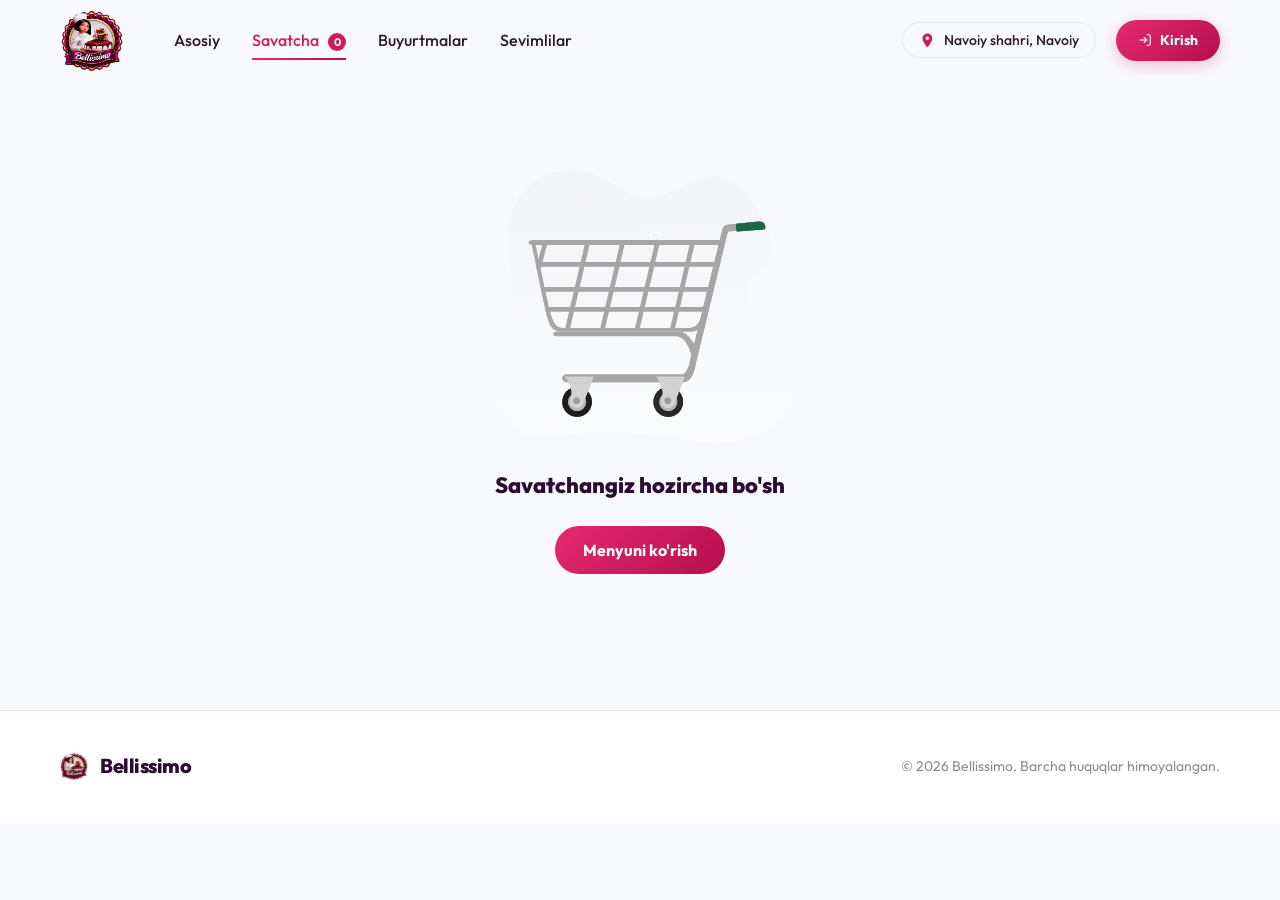
<file: cart.html>
<!DOCTYPE html>
<html lang="uz">
<head>
    <meta charset="UTF-8">
    <meta name="viewport" content="width=device-width, initial-scale=1.0">
    <title>Bellissimo - Savatcha</title>
    <!-- Google Fonts -->
    <link rel="preconnect" href="https://fonts.googleapis.com">
    <link rel="preconnect" href="https://fonts.gstatic.com" crossorigin>
    <link href="https://fonts.googleapis.com/css2?family=Outfit:wght@300;400;500;600;700;800;900&display=swap" rel="stylesheet">
    <!-- Central Styling -->
    <link rel="stylesheet" href="style.css">
</head>
<body id="cart-page">

    <!-- Header Section -->
    <header class="header">
        <div class="container header-container">
            <a href="index.html" class="logo-link">
                <img src="images/logo2.png" alt="Bellissimo Logo" class="logo-img">
                            </a>

            <nav class="desktop-nav">
                <a href="index.html" class="nav-link">Asosiy</a>
                <a href="cart.html" class="nav-link">Savatcha <span class="cart-badge nav-cart-badge">0</span></a>
                <a href="orders.html" class="nav-link">Buyurtmalar</a>
                <a href="favorites.html" class="nav-link">Sevimlilar</a>
            </nav>

            <div class="header-actions">
                <button class="location-selector" title="Yetkazib berish manzili">
                    <svg stroke="currentColor" fill="currentColor" stroke-width="0" viewBox="0 0 24 24" height="1.2em" width="1.2em" xmlns="http://www.w3.org/2000/svg" style="color: var(--pink-accent);">
                        <path d="M12 2C8.13 2 5 5.13 5 9c0 5.25 7 13 7 13s7-7.75 7-13c0-3.87-3.13-7-7-7zm0 9.5c-1.38 0-2.5-1.12-2.5-2.5s1.12-2.5 2.5-2.5 2.5 1.12 2.5 2.5-1.12 2.5-2.5 2.5z"></path>
                    </svg>
                    <span>Navoiy shahri, Navoiy</span>
                </button>

                <!-- Shown when logged in -->
                <div id="desktop-auth-actions" style="display: none; align-items: center; gap: 8px;">
                    <button class="action-btn" title="Bildirishnomalar">
                        <svg stroke="currentColor" fill="none" stroke-width="2" viewBox="0 0 24 24" height="1em" width="1em" xmlns="http://www.w3.org/2000/svg">
                            <path d="M18 8A6 6 0 0 0 6 8c0 7-3 9-3 9h18s-3-2-3-9"></path>
                            <path d="M13.73 21a2 2 0 0 1-3.46 0"></path>
                        </svg>
                        <span class="badge">1</span>
                    </button>
                    <a href="profile.html" class="action-btn" title="Profil">
                        <img src="images/avatar.svg" alt="Profil" style="width: 22px; height: 22px; border-radius: 50%;">
                    </a>
                </div>
                <!-- Shown when NOT logged in -->
                <a href="login.html" id="desktop-login-btn" class="btn-primary" style="display: inline-flex; align-items: center; gap: 8px; padding: 10px 22px; border-radius: 30px; font-size: 14px; font-weight: 700; text-decoration: none; background: var(--pink-gradient); color: #fff; box-shadow: 0 4px 15px rgba(209,26,91,0.25);">
                    <svg stroke="currentColor" fill="none" stroke-width="2" viewBox="0 0 24 24" height="1em" width="1em" xmlns="http://www.w3.org/2000/svg"><path d="M15 3h4a2 2 0 0 1 2 2v14a2 2 0 0 1-2 2h-4"></path><polyline points="10 17 15 12 10 7"></polyline><line x1="15" y1="12" x2="3" y2="12"></line></svg>
                    Kirish
                </a>
            </div>
        </div>
    </header>

    <!-- Main Content -->
    <main class="container" style="min-height: 70vh; padding-top: 30px;">
        <div id="cart-content-layout" class="cart-layout" style="display: none;">
            <!-- Cart items panel -->
            <div class="cart-items-panel">
                <h3 class="cart-title">Sizning savatchangiz</h3>
                <div id="cart-items-list">
                    <!-- Dynamic rendering in JS -->
                </div>
            </div>
            
            <!-- Summary checkout panel -->
            <div class="cart-summary-panel">
                <h3 class="summary-title">Buyurtma tafsilotlari</h3>
                <div class="summary-row">
                    <span>Taomlar narxi:</span>
                    <span id="cart-subtotal">0 so'm</span>
                </div>
                <div class="summary-row">
                    <span>Yetkazib berish:</span>
                    <span id="cart-delivery">10 000 so'm</span>
                </div>
                <div class="summary-row total">
                    <span>Jami summa:</span>
                    <span id="cart-total">0 so'm</span>
                </div>
                <button id="btn-checkout" class="btn-checkout">Buyurtma berish</button>
            </div>
        </div>

        <div id="empty-cart-view" class="empty-cart-view" style="display: none;">
            <img src="images/korzinka.svg" alt="Empty Cart" class="empty-cart-img">
            <h3 class="cart-title" style="font-size: 22px;">Savatchangiz hozircha bo'sh</h3>

            <a href="index.html" class="btn-go-home">Menyuni ko'rish</a>
        </div>
    </main>

    <!-- Footer -->
    <footer class="site-footer">
        <div class="container footer-container">
            <a href="index.html" class="logo-link">
                <img src="images/logo2.png" alt="Bellissimo Logo" class="logo-img" style="height: 28px; width: auto; object-fit: contain;">
                <span class="logo-text" style="font-size: 20px;">Bellissimo</span>
            </a>
            <p class="footer-copyright">© 2026 Bellissimo. Barcha huquqlar himoyalangan.</p>
        </div>
    </footer>

    <!-- Mobile Navigation -->
    <nav class="mobile-bottom-nav">
        <div class="mobile-nav-container">
            <a href="index.html" class="mobile-nav-item">
                <svg stroke="currentColor" fill="currentColor" stroke-width="0" viewBox="0 0 24 24" height="1em" width="1em" xmlns="http://www.w3.org/2000/svg">
                    <path d="M10 20v-6h4v6h5v-8h3L12 3 2 12h3v8z"></path>
                </svg>
                <span>Asosiy</span>
            </a>
            <a href="cart.html" class="mobile-nav-item">
                <div class="mobile-cart-icon-wrapper">
                    <img src="images/korzinka.svg" alt="Savatcha" style="width: 22px; height: 22px; object-fit: contain;">
                    <span class="cart-badge badge">0</span>
                </div>
                <span>Savatcha</span>
            </a>
            <a href="orders.html" class="mobile-nav-item">
                <svg stroke="currentColor" fill="none" stroke-width="2" viewBox="0 0 24 24" height="1em" width="1em" xmlns="http://www.w3.org/2000/svg">
                    <path d="M9 5H7a2 2 0 0 0-2 2v12a2 2 0 0 0 2 2h10a2 2 0 0 0 2-2V7a2 2 0 0 0-2-2h-2"></path>
                    <rect x="9" y="3" width="6" height="4" rx="2" ry="2"></rect>
                    <path d="M9 14h6"></path>
                    <path d="M9 18h6"></path>
                    <path d="M9 10h6"></path>
                </svg>
                <span>Buyurtmalar</span>
            </a>
            <a href="profile.html" class="mobile-nav-item">
                <svg stroke="currentColor" fill="none" stroke-width="2" viewBox="0 0 24 24" height="1em" width="1em" xmlns="http://www.w3.org/2000/svg">
                    <path d="M20 21v-2a4 4 0 0 0-4-4H8a4 4 0 0 0-4 4v2"></path>
                    <circle cx="12" cy="7" r="4"></circle>
                </svg>
                <span>Profil</span>
            </a>
        </div>
    </nav>

    <!-- JS -->
    <script src="script.js"></script>
</body>
</html>
</file>
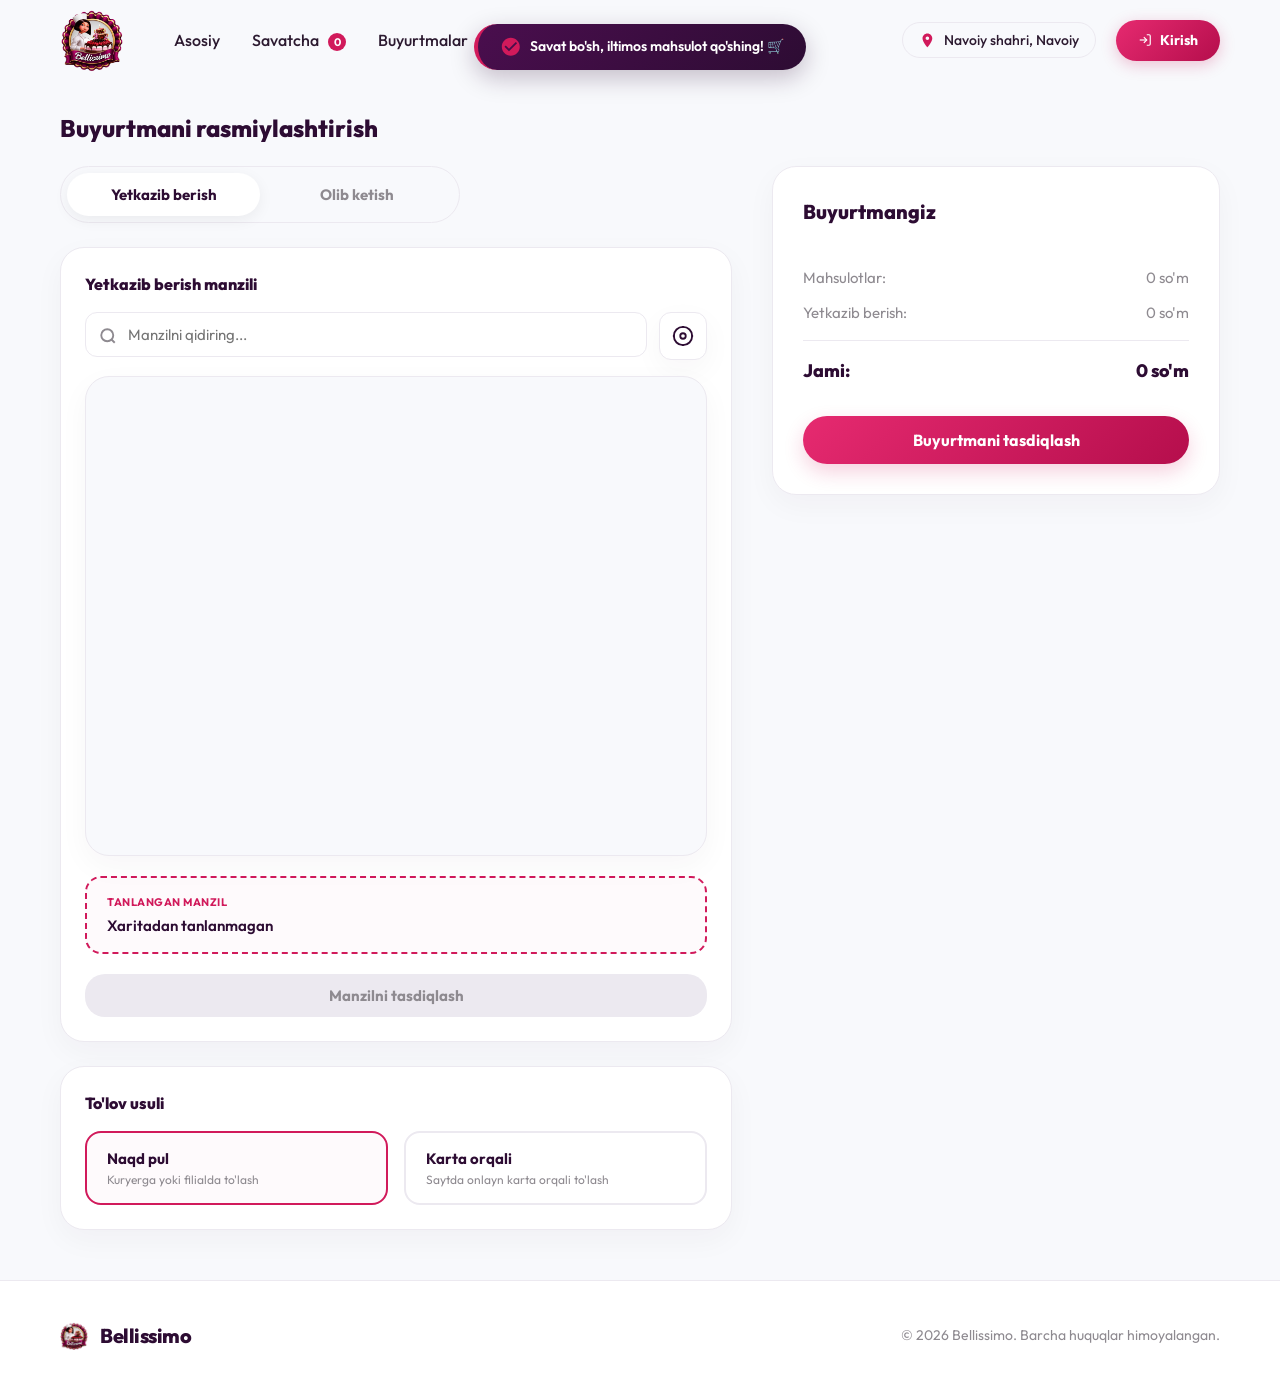
<file: checkout.html>
<!DOCTYPE html>
<html lang="uz">
<head>
    <meta charset="UTF-8">
    <meta name="viewport" content="width=device-width, initial-scale=1.0">
    <title>Bellissimo - Buyurtmani rasmiylashtirish</title>
    <!-- Google Fonts -->
    <link rel="preconnect" href="https://fonts.googleapis.com">
    <link rel="preconnect" href="https://fonts.gstatic.com" crossorigin>
    <link href="https://fonts.googleapis.com/css2?family=Outfit:wght@300;400;500;600;700;800;900&display=swap" rel="stylesheet">
    <!-- Central Styling -->
    <link rel="stylesheet" href="style.css">
    <!-- Environment Config -->
    <script src="config.js"></script>
    <style>
        .checkout-layout {
            display: grid;
            grid-template-columns: 1.2fr 0.8fr;
            gap: 40px;
            margin-top: 20px;
        }
        .checkout-form-panel {
            display: flex;
            flex-direction: column;
            gap: 24px;
        }
        .checkout-summary-panel {
            background-color: #fff;
            border-radius: var(--border-radius-lg);
            box-shadow: var(--shadow-soft);
            padding: 30px;
            border: 1px solid var(--border-color);
            position: sticky;
            top: 100px;
            height: fit-content;
        }
        .delivery-switch-btn {
            background: transparent;
            color: var(--text-muted);
            border: none;
            cursor: pointer;
            transition: var(--transition-smooth);
        }
        .delivery-switch-btn.active {
            background-color: #fff;
            color: var(--dark-purple);
            box-shadow: 0 4px 15px rgba(0, 0, 0, 0.06);
        }
        .address-card {
            padding: 16px;
            border-radius: 12px;
            border: 2px solid var(--border-color);
            background-color: #fff;
            cursor: pointer;
            text-align: left;
            transition: all 0.2s ease;
            display: flex;
            justify-content: space-between;
            align-items: center;
        }
        .address-card.active {
            border-color: var(--pink-accent);
            background-color: rgba(209, 26, 91, 0.02);
        }
        .payment-card {
            padding: 16px 20px;
            border-radius: 16px;
            border: 2px solid var(--border-color);
            background-color: #fff;
            cursor: pointer;
            text-align: left;
            transition: all 0.2s ease;
            width: 100%;
        }
        .payment-card.active {
            border-color: var(--pink-accent) !important;
            background-color: rgba(209, 26, 91, 0.02) !important;
        }
        .checkout-summary-item {
            display: flex;
            align-items: center;
            gap: 12px;
            padding: 12px 0;
            border-bottom: 1px solid var(--border-color);
        }
        .checkout-summary-item:last-child {
            border-bottom: none;
        }
        .checkout-summary-img {
            width: 50px;
            height: 50px;
            object-fit: cover;
            border-radius: var(--border-radius-sm);
            background-color: var(--bg-gray);
        }
        .error-msg {
            color: var(--pink-accent);
            font-size: 12px;
            font-weight: 600;
            margin-top: 4px;
            display: none;
        }
        @media (max-width: 992px) {
            .checkout-layout {
                grid-template-columns: 1fr;
                gap: 30px;
            }
            .checkout-summary-panel {
                position: static;
                margin-top: 0;
            }
        }
    </style>
</head>
<body id="checkout-page">

    <!-- Header Section -->
    <header class="header">
        <div class="container header-container">
            <a href="index.html" class="logo-link">
                <img src="images/logo2.png" alt="Bellissimo Logo" class="logo-img">
            </a>

            <nav class="desktop-nav">
                <a href="index.html" class="nav-link">Asosiy</a>
                <a href="cart.html" class="nav-link">Savatcha <span class="cart-badge nav-cart-badge">0</span></a>
                <a href="orders.html" class="nav-link">Buyurtmalar</a>
                <a href="favorites.html" class="nav-link">Sevimlilar</a>
            </nav>

            <div class="header-actions">
                <button class="location-selector" title="Yetkazib berish manzili">
                    <svg stroke="currentColor" fill="currentColor" stroke-width="0" viewBox="0 0 24 24" height="1.2em" width="1.2em" xmlns="http://www.w3.org/2000/svg" style="color: var(--pink-accent);">
                        <path d="M12 2C8.13 2 5 5.13 5 9c0 5.25 7 13 7 13s7-7.75 7-13c0-3.87-3.13-7-7-7zm0 9.5c-1.38 0-2.5-1.12-2.5-2.5s1.12-2.5 2.5-2.5 2.5 1.12 2.5 2.5-1.12 2.5-2.5 2.5z"></path>
                    </svg>
                    <span>Navoiy shahri, Navoiy</span>
                </button>

                <!-- Shown when logged in -->
                <div id="desktop-auth-actions" style="display: none; align-items: center; gap: 8px;">
                    <button class="action-btn" title="Bildirishnomalar">
                        <svg stroke="currentColor" fill="none" stroke-width="2" viewBox="0 0 24 24" height="1em" width="1em" xmlns="http://www.w3.org/2000/svg">
                            <path d="M18 8A6 6 0 0 0 6 8c0 7-3 9-3 9h18s-3-2-3-9"></path>
                            <path d="M13.73 21a2 2 0 0 1-3.46 0"></path>
                        </svg>
                        <span class="badge">1</span>
                    </button>
                    <a href="profile.html" class="action-btn" title="Profil">
                        <img src="images/avatar.svg" alt="Profil" style="width: 22px; height: 22px; border-radius: 50%;">
                    </a>
                </div>
                <!-- Shown when NOT logged in -->
                <a href="login.html" id="desktop-login-btn" class="btn-primary" style="display: inline-flex; align-items: center; gap: 8px; padding: 10px 22px; border-radius: 30px; font-size: 14px; font-weight: 700; text-decoration: none; background: var(--pink-gradient); color: #fff; box-shadow: 0 4px 15px rgba(209,26,91,0.25);">
                    <svg stroke="currentColor" fill="none" stroke-width="2" viewBox="0 0 24 24" height="1em" width="1em" xmlns="http://www.w3.org/2000/svg"><path d="M15 3h4a2 2 0 0 1 2 2v14a2 2 0 0 1-2 2h-4"></path><polyline points="10 17 15 12 10 7"></polyline><line x1="15" y1="12" x2="3" y2="12"></line></svg>
                    Kirish
                </a>
            </div>
        </div>
    </header>

    <!-- Main Content -->
    <main class="container" style="min-height: 70vh; padding-top: 30px; padding-bottom: 50px;">
        <h2 class="cart-title" style="margin-top: 0; margin-bottom: 20px;">Buyurtmani rasmiylashtirish</h2>

        <div class="checkout-layout">
            <!-- Left Column: Checkout Config Form -->
            <div class="checkout-form-panel">
                <!-- Delivery Method Switch -->
                <div class="delivery-switch-container" style="background-color: var(--bg-gray); padding: 6px; border-radius: 30px; display: inline-flex; width: 100%; max-width: 400px; border: 1px solid var(--border-color);">
                    <button type="button" id="delivery-method-delivery" class="delivery-switch-btn active" style="flex: 1; padding: 12px 20px; border-radius: 24px; font-size: 15px; font-weight: 700; transition: var(--transition-smooth);">Yetkazib berish</button>
                    <button type="button" id="delivery-method-pickup" class="delivery-switch-btn" style="flex: 1; padding: 12px 20px; border-radius: 24px; font-size: 15px; font-weight: 700; transition: var(--transition-smooth);">Olib ketish</button>
                </div>

                <!-- Customer Information Section -->
                <!-- Logged-in Customer View -->
                <div id="customer-info-logged-in" class="checkout-card" style="display: none; padding: 24px; background: #fff; border-radius: var(--border-radius-lg); border: 1px solid var(--border-color); box-shadow: var(--shadow-soft);">
                    <h4 style="font-size: 16px; font-weight: 800; color: var(--dark-purple); margin-bottom: 12px;">Mijoz ma'lumotlari</h4>
                    <div style="font-size: 16px; font-weight: 700; color: var(--dark-purple);" id="checkout-customer-name"></div>
                    <div style="font-size: 14px; color: var(--text-muted); margin-top: 4px;" id="checkout-customer-phone"></div>
                </div>

                <!-- Guest Customer View -->
                <div id="customer-info-guest" class="checkout-card" style="display: none; padding: 24px; background: #fff; border-radius: var(--border-radius-lg); border: 1px solid var(--border-color); box-shadow: var(--shadow-soft);">
                    <h4 style="font-size: 16px; font-weight: 800; color: var(--dark-purple); margin-bottom: 16px;">Mijoz ma'lumotlari</h4>
                    <div class="form-group" style="margin-bottom: 16px;">
                        <label style="font-size: 14px; font-weight: 600; color: var(--dark-purple); display: block; margin-bottom: 6px;">Ism</label>
                        <input type="text" id="guest-name" class="form-input" style="width: 100%; padding: 12px; border: 1px solid var(--border-color); border-radius: 10px; font-size: 15px;" placeholder="Ismingizni kiriting">
                        <div class="error-msg" id="guest-name-error">Ismingizni kiriting</div>
                    </div>
                    <div class="form-group">
                        <label style="font-size: 14px; font-weight: 600; color: var(--dark-purple); display: block; margin-bottom: 6px;">Telefon raqami</label>
                        <input type="text" id="guest-phone" class="form-input" style="width: 100%; padding: 12px; border: 1px solid var(--border-color); border-radius: 10px; font-size: 15px;" placeholder="+998 XX XXX XX XX">
                        <div class="error-msg" id="guest-phone-error">Telefon raqamini to'g'ri kiriting</div>
                    </div>
                </div>

                <!-- Yetkazib berish (Delivery Address Map) Section -->
                <div id="checkout-delivery-section" class="checkout-card" style="padding: 24px; background: #fff; border-radius: var(--border-radius-lg); border: 1px solid var(--border-color); box-shadow: var(--shadow-soft);">
                    <h4 style="font-size: 16px; font-weight: 800; color: var(--dark-purple); margin-bottom: 16px;">Yetkazib berish manzili</h4>
                    
                    <!-- Search Control & Locate User -->
                    <div class="map-search-row">
                        <div class="map-search-input-wrapper">
                            <svg stroke="currentColor" fill="none" stroke-width="2.5" viewBox="0 0 24 24" height="18px" width="18px" xmlns="http://www.w3.org/2000/svg">
                                <circle cx="11" cy="11" r="8"></circle>
                                <line x1="21" y1="21" x2="16.65" y2="16.65"></line>
                            </svg>
                            <input type="text" id="map-search-input" class="map-search-input" placeholder="Manzilni qidiring...">
                        </div>
                        <button type="button" id="btn-locate-user" class="btn-locate-user" title="Turgan joyimni aniqlash">
                            <svg stroke="currentColor" fill="none" stroke-width="2" viewBox="0 0 24 24" height="22px" width="22px" xmlns="http://www.w3.org/2000/svg">
                                <circle cx="12" cy="12" r="10"></circle>
                                <circle cx="12" cy="12" r="3"></circle>
                                <line x1="12" y1="1" x2="12" y2="3"></line>
                                <line x1="12" y1="21" x2="12" y2="23"></line>
                                <line x1="1" y1="12" x2="3" y2="12"></line>
                                <line x1="21" y1="12" x2="23" y2="12"></line>
                            </svg>
                        </button>
                    </div>

                    <!-- Yandex Map responsive container -->
                    <div class="checkout-map-wrapper">
                        <div id="checkout-map" class="checkout-map-container"></div>
                    </div>

                    <!-- Selected Address display box -->
                    <div class="selected-address-box">
                        <div style="font-size: 11px; font-weight: 700; color: var(--pink-accent); text-transform: uppercase; letter-spacing: 0.5px; margin-bottom: 4px;">Tanlangan manzil</div>
                        <div id="selected-address-text" style="font-size: 15px; font-weight: 600; color: var(--dark-purple); line-height: 1.4;">Xaritadan tanlanmagan</div>
                    </div>



                    <!-- Confirm address button -->
                    <button type="button" id="btn-confirm-address" class="btn-confirm-address" disabled>Manzilni tasdiqlash</button>
                </div>

                <!-- Olib ketish (Pickup Section) -->
                <div id="checkout-pickup-section" class="checkout-card" style="display: none; padding: 24px; background: #fff; border-radius: var(--border-radius-lg); border: 1px solid var(--border-color); box-shadow: var(--shadow-soft);">
                    <h4 style="font-size: 16px; font-weight: 800; color: var(--dark-purple); margin-bottom: 16px;">Olib ketish joyi</h4>
                    <div style="background-color: var(--bg-gray); padding: 18px 20px; border-radius: 16px; border: 1px solid var(--border-color); display: flex; align-items: flex-start; gap: 14px;">
                        <div style="background-color: rgba(209, 26, 91, 0.1); color: var(--pink-accent); width: 44px; height: 44px; border-radius: 12px; display: flex; align-items: center; justify-content: center; flex-shrink: 0;">
                            <svg stroke="currentColor" fill="currentColor" stroke-width="0" viewBox="0 0 24 24" height="22px" width="22px" xmlns="http://www.w3.org/2000/svg">
                                <path d="M12 2C8.13 2 5 5.13 5 9c0 5.25 7 13 7 13s7-7.75 7-13c0-3.87-3.13-7-7-7zm0 9.5c-1.38 0-2.5-1.12-2.5-2.5s1.12-2.5 2.5-2.5 2.5 1.12 2.5 2.5-1.12 2.5-2.5 2.5z"></path>
                            </svg>
                        </div>
                        <div>
                            <div style="font-size: 16px; font-weight: 700; color: var(--dark-purple);">Bellissimo Navoiy filiali</div>
                            <div style="font-size: 14px; color: var(--text-muted); margin-top: 4px; line-height: 1.4;">Navoiy shahri, Navoiy ko'chasi, 32-uy (Markaziy universal do'koni yonida)</div>
                            <div style="font-size: 12px; color: var(--text-muted); font-style: italic; margin-top: 8px;">Buyurtmangiz tayyor bo'lganda filialdan olib ketishingiz mumkin.</div>
                        </div>
                    </div>
                </div>

                <!-- Payment Method Section -->
                <div class="checkout-card" style="padding: 24px; background: #fff; border-radius: var(--border-radius-lg); border: 1px solid var(--border-color); box-shadow: var(--shadow-soft);">
                    <h4 style="font-size: 16px; font-weight: 800; color: var(--dark-purple); margin-bottom: 16px;">To'lov usuli</h4>
                    <div style="display: grid; grid-template-columns: 1fr 1fr; gap: 16px;">
                        <button type="button" id="payment-method-cash" class="payment-card active">
                            <div style="font-size: 15px; font-weight: 700; color: var(--dark-purple);">Naqd pul</div>
                            <div style="font-size: 12px; color: var(--text-muted); margin-top: 4px;">Kuryerga yoki filialda to'lash</div>
                        </button>
                        <button type="button" id="payment-method-card" class="payment-card">
                            <div style="font-size: 15px; font-weight: 700; color: var(--dark-purple);">Karta orqali</div>
                            <div style="font-size: 12px; color: var(--text-muted); margin-top: 4px;">Saytda onlayn karta orqali to'lash</div>
                        </button>
                    </div>

                    <!-- Online Card Payment Card Entry Panel -->
                    <div id="online-payment-panel" style="display: none; border-top: 1px solid var(--border-color); margin-top: 20px; padding-top: 20px;">
                        <h5 style="font-size: 14px; font-weight: 700; color: var(--dark-purple); margin-bottom: 12px;">Onlayn to'lov (karta ma'lumotlari)</h5>
                        <div class="form-group" style="margin-bottom: 12px;">
                            <label style="font-size: 13px; font-weight: 600; color: var(--dark-purple); display: block; margin-bottom: 4px;">Karta raqami</label>
                            <input type="text" id="card-number" class="form-input" style="width: 100%; padding: 10px 12px; border: 1px solid var(--border-color); border-radius: 8px; font-size: 14px;" placeholder="8600 **** **** ****" maxlength="19">
                            <div class="error-msg" id="card-number-error">Karta raqamini to'g'ri kiriting</div>
                        </div>
                        <div style="display: grid; grid-template-columns: 1fr 1fr; gap: 12px;">
                            <div class="form-group">
                                <label style="font-size: 13px; font-weight: 600; color: var(--dark-purple); display: block; margin-bottom: 4px;">Muddati</label>
                                <input type="text" id="card-expiry" class="form-input" style="width: 100%; padding: 10px 12px; border: 1px solid var(--border-color); border-radius: 8px; font-size: 14px;" placeholder="OO/YY" maxlength="5">
                                <div class="error-msg" id="card-expiry-error">Amal qilish muddati xato</div>
                            </div>
                            <div class="form-group">
                                <label style="font-size: 13px; font-weight: 600; color: var(--dark-purple); display: block; margin-bottom: 4px;">CVV/CVC</label>
                                <input type="password" id="card-cvv" class="form-input" style="width: 100%; padding: 10px 12px; border: 1px solid var(--border-color); border-radius: 8px; font-size: 14px;" placeholder="***" maxlength="3">
                                <div class="error-msg" id="card-cvv-error">CVV xato</div>
                            </div>
                        </div>
                        <div style="background-color: #f8f9fc; border: 1px solid var(--border-color); border-radius: 12px; padding: 12px 14px; margin-top: 14px; display: flex; align-items: center; gap: 10px;">
                            <svg stroke="#2ecc71" fill="none" stroke-width="2.5" viewBox="0 0 24 24" height="20px" width="20px" xmlns="http://www.w3.org/2000/svg">
                                <rect x="3" y="11" width="18" height="11" rx="2" ry="2"></rect>
                                <path d="M7 11V7a5 5 0 0 1 10 0v4"></path>
                            </svg>
                            <span style="font-size: 12px; color: var(--text-muted); font-weight: 500; line-height: 1.3;">Xavfsiz ulanish. Karta ma'lumotlari saqlanmaydi va to'lov shifrlangan holda amalga oshiriladi.</span>
                        </div>
                    </div>
                </div>
            </div>

            <!-- Right Column: Sticky Order Summary -->
            <div class="checkout-summary-panel">
                <h3 class="summary-title">Buyurtmangiz</h3>
                <div id="checkout-summary-items-list" style="margin-bottom: 20px; max-height: 250px; overflow-y: auto; padding-right: 4px;">
                    <!-- Dynamically populated -->
                </div>
                <div class="summary-row">
                    <span>Mahsulotlar:</span>
                    <span id="checkout-subtotal">0 so'm</span>
                </div>
                <div class="summary-row">
                    <span>Yetkazib berish:</span>
                    <span id="checkout-delivery">0 so'm</span>
                </div>
                <div class="summary-row total">
                    <span>Jami:</span>
                    <span id="checkout-total">0 so'm</span>
                </div>
                <button type="button" id="btn-confirm-order" class="btn-checkout" style="font-family: 'Outfit', sans-serif;">Buyurtmani tasdiqlash</button>
            </div>
        </div>
    </main>



    <!-- Footer -->
    <footer class="site-footer">
        <div class="container footer-container">
            <a href="index.html" class="logo-link">
                <img src="images/logo2.png" alt="Bellissimo Logo" class="logo-img" style="height: 28px; width: auto; object-fit: contain;">
                <span class="logo-text" style="font-size: 20px;">Bellissimo</span>
            </a>
            <p class="footer-copyright">© 2026 Bellissimo. Barcha huquqlar himoyalangan.</p>
        </div>
    </footer>

    <!-- Mobile Navigation -->
    <nav class="mobile-bottom-nav">
        <div class="mobile-nav-container">
            <a href="index.html" class="mobile-nav-item">
                <svg stroke="currentColor" fill="currentColor" stroke-width="0" viewBox="0 0 24 24" height="1em" width="1em" xmlns="http://www.w3.org/2000/svg">
                    <path d="M10 20v-6h4v6h5v-8h3L12 3 2 12h3v8z"></path>
                </svg>
                <span>Asosiy</span>
            </a>
            <a href="cart.html" class="mobile-nav-item">
                <div class="mobile-cart-icon-wrapper">
                    <img src="images/korzinka.svg" alt="Savatcha" style="width: 22px; height: 22px; object-fit: contain;">
                    <span class="cart-badge badge">0</span>
                </div>
                <span>Savatcha</span>
            </a>
            <a href="orders.html" class="mobile-nav-item">
                <svg stroke="currentColor" fill="none" stroke-width="2" viewBox="0 0 24 24" height="1em" width="1em" xmlns="http://www.w3.org/2000/svg">
                    <path d="M9 5H7a2 2 0 0 0-2 2v12a2 2 0 0 0 2 2h10a2 2 0 0 0 2-2V7a2 2 0 0 0-2-2h-2"></path>
                    <rect x="9" y="3" width="6" height="4" rx="2" ry="2"></rect>
                    <path d="M9 14h6"></path>
                    <path d="M9 18h6"></path>
                    <path d="M9 10h6"></path>
                </svg>
                <span>Buyurtmalar</span>
            </a>
            <a href="profile.html" class="mobile-nav-item">
                <svg stroke="currentColor" fill="none" stroke-width="2" viewBox="0 0 24 24" height="1em" width="1em" xmlns="http://www.w3.org/2000/svg">
                    <path d="M20 21v-2a4 4 0 0 0-4-4H8a4 4 0 0 0-4 4v2"></path>
                    <circle cx="12" cy="7" r="4"></circle>
                </svg>
                <span>Profil</span>
            </a>
        </div>
    </nav>

    <!-- JS -->
    <script src="script.js"></script>
</body>
</html>
</file>
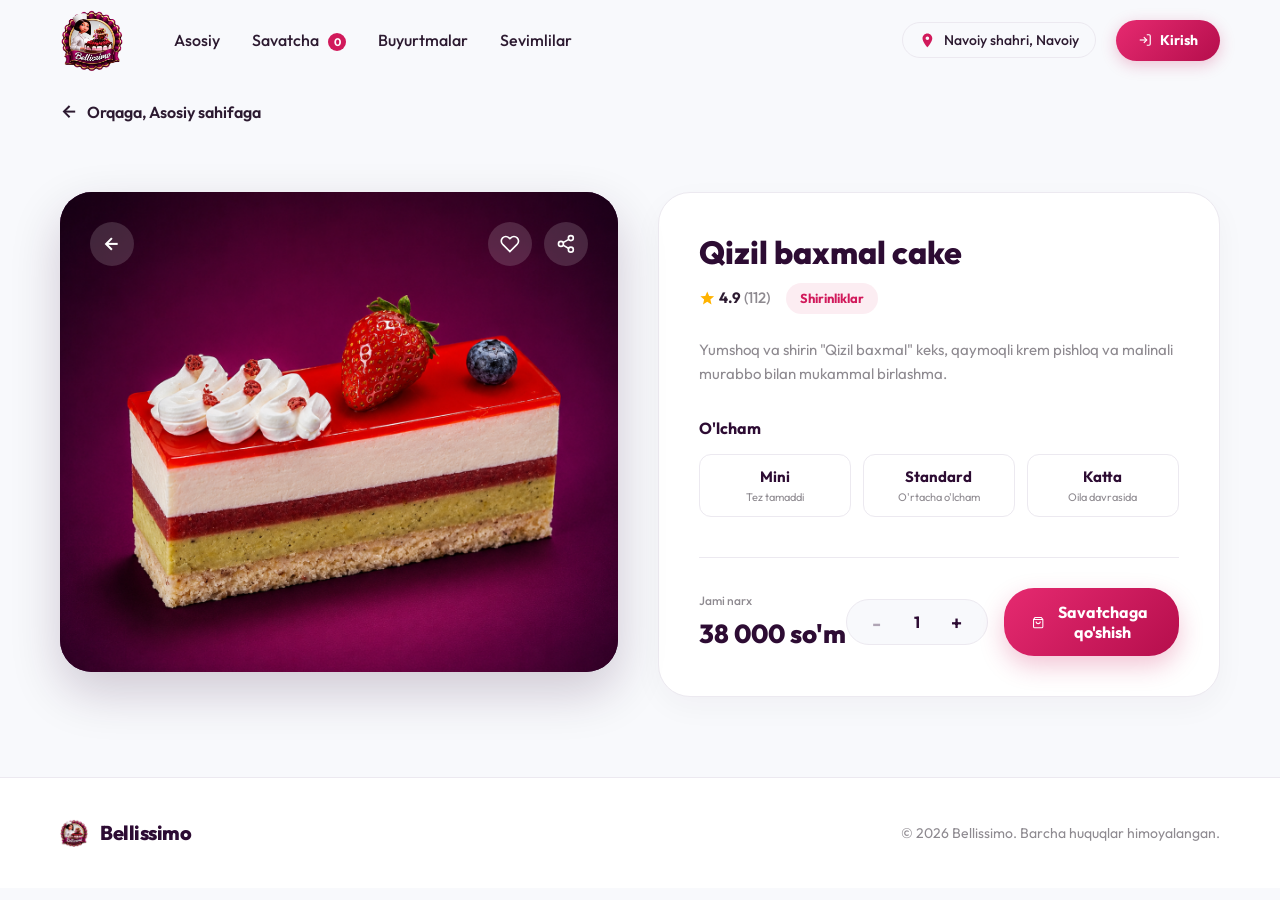
<file: dessert.html>
<!DOCTYPE html>
<html lang="uz">
<head>
    <meta charset="UTF-8">
    <meta name="viewport" content="width=device-width, initial-scale=1.0">
    <title>Qizil baxmal cake - Bellissimo</title>
    <meta name="description" content="Yumshoq va nafis desert, qaymoqli krem va malina murabbosi bilan. Bellissimo'da buyurtma bering.">
    <link rel="icon" type="image/x-icon" href="images/logo2.png">
    <link rel="stylesheet" href="style.css">
</head>
<body>

    <!-- Header Section -->
    <header class="header">
        <div class="container header-container">
            <a href="index.html" class="logo-link">
                <img src="images/logo2.png" alt="Bellissimo Logo" class="logo-img">
                            </a>

            <nav class="desktop-nav">
                <a href="index.html" class="nav-link">Asosiy</a>
                <a href="cart.html" class="nav-link">Savatcha <span class="cart-badge nav-cart-badge">0</span></a>
                <a href="orders.html" class="nav-link">Buyurtmalar</a>
                <a href="favorites.html" class="nav-link">Sevimlilar</a>
            </nav>

            <div class="header-actions">
                <button class="location-selector" title="Yetkazib berish manzili">
                    <svg stroke="currentColor" fill="currentColor" stroke-width="0" viewBox="0 0 24 24" height="1.2em" width="1.2em" xmlns="http://www.w3.org/2000/svg" style="color: var(--pink-accent);">
                        <path d="M12 2C8.13 2 5 5.13 5 9c0 5.25 7 13 7 13s7-7.75 7-13c0-3.87-3.13-7-7-7zm0 9.5c-1.38 0-2.5-1.12-2.5-2.5s1.12-2.5 2.5-2.5 2.5 1.12 2.5 2.5-1.12 2.5-2.5 2.5z"></path>
                    </svg>
                    <span>Navoiy shahri, Navoiy</span>
                </button>

                <!-- Shown when logged in -->
                <div id="desktop-auth-actions" style="display: none; align-items: center; gap: 8px;">
                    <button class="action-btn" title="Bildirishnomalar">
                        <svg stroke="currentColor" fill="none" stroke-width="2" viewBox="0 0 24 24" height="1em" width="1em" xmlns="http://www.w3.org/2000/svg">
                            <path d="M18 8A6 6 0 0 0 6 8c0 7-3 9-3 9h18s-3-2-3-9"></path>
                            <path d="M13.73 21a2 2 0 0 1-3.46 0"></path>
                        </svg>
                        <span class="badge">1</span>
                    </button>
                    <a href="profile.html" class="action-btn" title="Profil">
                        <img src="images/avatar.svg" alt="Profil" style="width: 22px; height: 22px; border-radius: 50%;">
                    </a>
                </div>
                <!-- Shown when NOT logged in -->
                <a href="login.html" id="desktop-login-btn" class="btn-primary" style="display: inline-flex; align-items: center; gap: 8px; padding: 10px 22px; border-radius: 30px; font-size: 14px; font-weight: 700; text-decoration: none; background: var(--pink-gradient); color: #fff; box-shadow: 0 4px 15px rgba(209,26,91,0.25);">
                    <svg stroke="currentColor" fill="none" stroke-width="2" viewBox="0 0 24 24" height="1em" width="1em" xmlns="http://www.w3.org/2000/svg"><path d="M15 3h4a2 2 0 0 1 2 2v14a2 2 0 0 1-2 2h-4"></path><polyline points="10 17 15 12 10 7"></polyline><line x1="15" y1="12" x2="3" y2="12"></line></svg>
                    Kirish
                </a>
            </div>
        </div>
    </header>

    <!-- Main Content -->
    <main class="container">
        <div class="detail-back-bar">
            <a href="index.html" class="back-link">
                <svg stroke="currentColor" fill="none" stroke-width="2.5" viewBox="0 0 24 24" height="1.2em" width="1.2em" xmlns="http://www.w3.org/2000/svg">
                    <line x1="19" y1="12" x2="5" y2="12"></line>
                    <polyline points="12 19 5 12 12 5"></polyline>
                </svg>
                <span>Orqaga, Asosiy sahifaga</span>
            </a>
        </div>

        <section class="detail-page-wrapper" data-base-price="38000" data-product-id="cake">
            <div class="detail-layout">
                
                <!-- Left Column -->
                <div class="detail-gallery-card">
                    <div class="gallery-top-actions">
                        <a href="index.html" class="gallery-circle-btn flex-center" title="Orqaga">
                            <svg stroke="currentColor" fill="none" stroke-width="2.5" viewBox="0 0 24 24" height="1.1em" width="1.1em" xmlns="http://www.w3.org/2000/svg">
                                <line x1="19" y1="12" x2="5" y2="12"></line>
                                <polyline points="12 19 5 12 12 5"></polyline>
                            </svg>
                        </a>
                        
                        <div class="flex-center" style="gap: 12px;">
                            <button class="gallery-circle-btn detail-fav-btn flex-center" data-product-id="cake" title="Saralanganlarga qo'shish">
                                <svg stroke="currentColor" fill="none" stroke-width="2" viewBox="0 0 24 24" height="1.1em" width="1.1em" xmlns="http://www.w3.org/2000/svg">
                                    <path d="M20.84 4.61a5.5 5.5 0 0 0-7.78 0L12 5.67l-1.06-1.06a5.5 5.5 0 0 0-7.78 7.78l1.06 1.06L12 21.23l7.78-7.78 1.06-1.06a5.5 5.5 0 0 0 0-7.78z"></path>
                                </svg>
                            </button>
                            <button class="gallery-circle-btn flex-center" title="Ulashish" onclick="navigator.clipboard.writeText(window.location.href).then(()=>showToast('Havola nusxalandi! 🔗')).catch(()=>showToast('Nusxalab bo\'lmadi'))">
                                <svg stroke="currentColor" fill="none" stroke-width="2" viewBox="0 0 24 24" height="1.1em" width="1.1em" xmlns="http://www.w3.org/2000/svg">
                                    <circle cx="18" cy="5" r="3"></circle>
                                    <circle cx="6" cy="12" r="3"></circle>
                                    <circle cx="18" cy="19" r="3"></circle>
                                    <line x1="8.59" y1="13.51" x2="15.42" y2="17.49"></line>
                                    <line x1="15.41" y1="6.51" x2="8.59" y2="10.49"></line>
                                </svg>
                            </button>
                        </div>
                    </div>

                    <div class="gallery-image-container">
                        <img src="images/cake.png" alt="Qizil baxmal cake" class="detail-main-img">
                    </div>
                </div>

                <!-- Right Column -->
                <div class="detail-info-card">
                    <div class="detail-header">
                        <h2 class="detail-title">Qizil baxmal cake</h2>
                        <div class="detail-ratings-row">
                            <div class="detail-rating">
                                <svg stroke="currentColor" fill="currentColor" stroke-width="0" viewBox="0 0 24 24" height="1.1em" width="1.1em" xmlns="http://www.w3.org/2000/svg">
                                    <path d="M12 17.27L18.18 21l-1.64-7.03L22 9.24l-7.19-.61L12 2 9.19 8.63 2 9.24l5.46 4.73L5.82 21z"></path>
                                </svg>
                                <span>4.9 <span class="detail-rating-count">(112)</span></span>
                            </div>
                            <span class="detail-category-badge">Shirinliklar</span>
                        </div>
                    </div>

                    <p class="detail-description">
                        Yumshoq va shirin "Qizil baxmal" keks, qaymoqli krem pishloq va malinali murabbo bilan mukammal birlashma.
                    </p>

                    <!-- Size Selector -->
                    <div class="selector-section">
                        <h4 class="selector-title">O'lcham</h4>
                        <div class="size-selector-grid">
                            <button class="size-btn" data-price-offset="-10000">
                                <span class="size-value">Mini</span>
                                <span class="size-desc">Tez tamaddi</span>
                            </button>
                            <button class="size-btn active" data-price-offset="0">
                                <span class="size-value">Standard</span>
                                <span class="size-desc">O'rtacha o'lcham</span>
                            </button>
                            <button class="size-btn" data-price-offset="12000">
                                <span class="size-value">Katta</span>
                                <span class="size-desc">Oila davrasida</span>
                            </button>
                        </div>
                    </div>



                    <!-- Purchase actions -->
                    <div class="detail-purchase-bar">
                        <div class="detail-total-col">
                            <span class="detail-total-label">Jami narx</span>
                            <span class="detail-total-price">38 000 so'm</span>
                        </div>
                        <div class="detail-actions-col">
                            <div class="quantity-selector">
                                <button class="qty-btn qty-decrease">-</button>
                                <span class="qty-number">1</span>
                                <button class="qty-btn qty-increase">+</button>
                            </div>
                            <button class="btn-add-to-cart">
                                <svg stroke="currentColor" fill="none" stroke-width="2" viewBox="0 0 24 24" height="1.2em" width="1.2em" xmlns="http://www.w3.org/2000/svg">
                                    <path d="M6 2L3 6v14a2 2 0 0 0 2 2h14a2 2 0 0 0 2-2V6l-3-4z"></path>
                                    <line x1="3" y1="6" x2="21" y2="6"></line>
                                    <path d="M16 10a4 4 0 0 1-8 0"></path>
                                </svg>
                                <span>Savatchaga qo'shish</span>
                            </button>
                        </div>
                    </div>

                </div>
            </div>
        </section>
    </main>

    <!-- Footer -->
    <footer class="site-footer">
        <div class="container footer-container">
            <a href="index.html" class="logo-link">
                <img src="images/logo2.png" alt="Bellissimo Logo" class="logo-img" style="height: 28px; width: auto; object-fit: contain;">
                <span class="logo-text" style="font-size: 20px;">Bellissimo</span>
            </a>
            <p class="footer-copyright">© 2026 Bellissimo. Barcha huquqlar himoyalangan.</p>
        </div>
    </footer>



    <!-- JS -->
    <script src="script.js"></script>
</body>
</html>
</file>
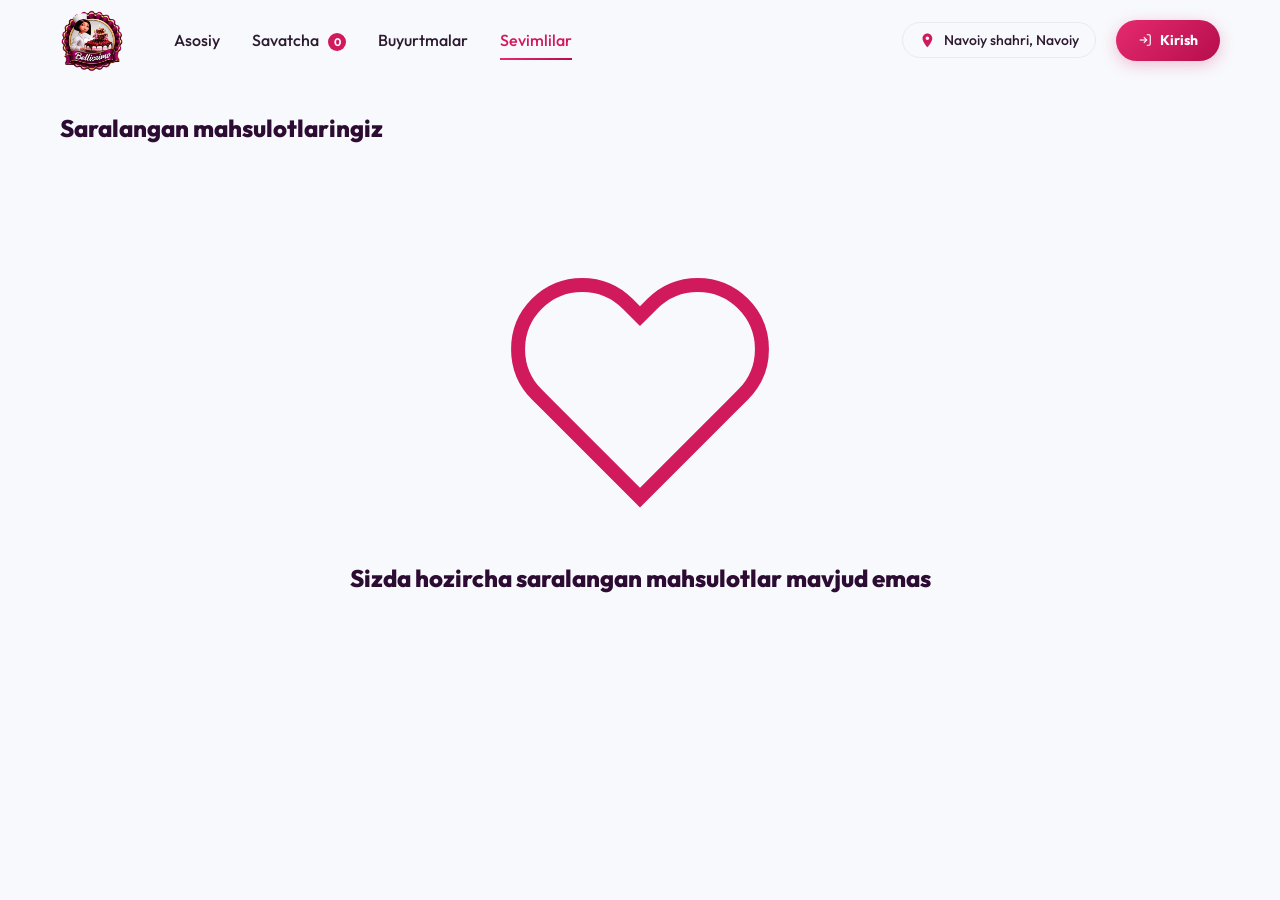
<file: favorites.html>
<!DOCTYPE html>
<html lang="uz">
<head>
    <meta charset="UTF-8">
    <meta name="viewport" content="width=device-width, initial-scale=1.0">
    <title>Bellissimo - Sevimlilar</title>
    <!-- Google Fonts -->
    <link rel="preconnect" href="https://fonts.googleapis.com">
    <link rel="preconnect" href="https://fonts.gstatic.com" crossorigin>
    <link href="https://fonts.googleapis.com/css2?family=Outfit:wght@300;400;500;600;700;800;900&display=swap" rel="stylesheet">
    <!-- Central Styling -->
    <link rel="stylesheet" href="style.css">
</head>
<body id="favorites-page">

    <!-- Header Section -->
    <header class="header">
        <div class="container header-container">
            <a href="index.html" class="logo-link">
                <img src="images/logo2.png" alt="Bellissimo Logo" class="logo-img">
                            </a>

            <nav class="desktop-nav">
                <a href="index.html" class="nav-link">Asosiy</a>
                <a href="cart.html" class="nav-link">Savatcha <span class="cart-badge nav-cart-badge">0</span></a>
                <a href="orders.html" class="nav-link">Buyurtmalar</a>
                <a href="favorites.html" class="nav-link active">Sevimlilar</a>
            </nav>

            <div class="header-actions">
                <button class="location-selector" title="Yetkazib berish manzili">
                    <svg stroke="currentColor" fill="currentColor" stroke-width="0" viewBox="0 0 24 24" height="1.2em" width="1.2em" xmlns="http://www.w3.org/2000/svg" style="color: var(--pink-accent);">
                        <path d="M12 2C8.13 2 5 5.13 5 9c0 5.25 7 13 7 13s7-7.75 7-13c0-3.87-3.13-7-7-7zm0 9.5c-1.38 0-2.5-1.12-2.5-2.5s1.12-2.5 2.5-2.5 2.5 1.12 2.5 2.5-1.12 2.5-2.5 2.5z"></path>
                    </svg>
                    <span>Navoiy shahri, Navoiy</span>
                </button>

                <!-- Shown when logged in -->
                <div id="desktop-auth-actions" style="display: none; align-items: center; gap: 8px;">
                    <button class="action-btn" title="Bildirishnomalar">
                        <svg stroke="currentColor" fill="none" stroke-width="2" viewBox="0 0 24 24" height="1em" width="1em" xmlns="http://www.w3.org/2000/svg">
                            <path d="M18 8A6 6 0 0 0 6 8c0 7-3 9-3 9h18s-3-2-3-9"></path>
                            <path d="M13.73 21a2 2 0 0 1-3.46 0"></path>
                        </svg>
                        <span class="badge">1</span>
                    </button>
                    <a href="profile.html" class="action-btn" title="Profil">
                        <img src="images/avatar.svg" alt="Profil" style="width: 22px; height: 22px; border-radius: 50%;">
                    </a>
                </div>
                <!-- Shown when NOT logged in -->
                <a href="login.html" id="desktop-login-btn" class="btn-primary" style="display: inline-flex; align-items: center; gap: 8px; padding: 10px 22px; border-radius: 30px; font-size: 14px; font-weight: 700; text-decoration: none; background: var(--pink-gradient); color: #fff; box-shadow: 0 4px 15px rgba(209,26,91,0.25);">
                    <svg stroke="currentColor" fill="none" stroke-width="2" viewBox="0 0 24 24" height="1em" width="1em" xmlns="http://www.w3.org/2000/svg"><path d="M15 3h4a2 2 0 0 1 2 2v14a2 2 0 0 1-2 2h-4"></path><polyline points="10 17 15 12 10 7"></polyline><line x1="15" y1="12" x2="3" y2="12"></line></svg>
                    Kirish
                </a>
            </div>
        </div>
    </header>

    <!-- Main Content -->
    <main class="container" style="min-height: 70vh;">
        <h2 class="cart-title" style="margin-top: 30px;">Saralangan mahsulotlaringiz</h2>
        
        <div id="favorites-grid" class="products-grid" style="margin-top: 20px;">
            <!-- Rendered via JS -->
        </div>


    </main>



    <!-- Mobile Navigation -->
    <nav class="mobile-bottom-nav">
        <div class="mobile-nav-container">
            <a href="index.html" class="mobile-nav-item">
                <svg stroke="currentColor" fill="currentColor" stroke-width="0" viewBox="0 0 24 24" height="1em" width="1em" xmlns="http://www.w3.org/2000/svg">
                    <path d="M10 20v-6h4v6h5v-8h3L12 3 2 12h3v8z"></path>
                </svg>
                <span>Asosiy</span>
            </a>
            <a href="cart.html" class="mobile-nav-item">
                <div class="mobile-cart-icon-wrapper">
                    <img src="images/korzinka.svg" alt="Savatcha" style="width: 22px; height: 22px; object-fit: contain;">
                    <span class="cart-badge badge">0</span>
                </div>
                <span>Savatcha</span>
            </a>
            <a href="orders.html" class="mobile-nav-item">
                <svg stroke="currentColor" fill="none" stroke-width="2" viewBox="0 0 24 24" height="1em" width="1em" xmlns="http://www.w3.org/2000/svg">
                    <path d="M9 5H7a2 2 0 0 0-2 2v12a2 2 0 0 0 2 2h10a2 2 0 0 0 2-2V7a2 2 0 0 0-2-2h-2"></path>
                    <rect x="9" y="3" width="6" height="4" rx="2" ry="2"></rect>
                    <path d="M9 14h6"></path>
                    <path d="M9 18h6"></path>
                    <path d="M9 10h6"></path>
                </svg>
                <span>Buyurtmalar</span>
            </a>
            <a href="profile.html" class="mobile-nav-item">
                <svg stroke="currentColor" fill="none" stroke-width="2" viewBox="0 0 24 24" height="1em" width="1em" xmlns="http://www.w3.org/2000/svg">
                    <path d="M20 21v-2a4 4 0 0 0-4-4H8a4 4 0 0 0-4 4v2"></path>
                    <circle cx="12" cy="7" r="4"></circle>
                </svg>
                <span>Profil</span>
            </a>
        </div>
    </nav>

    <!-- JS -->
    <script src="script.js"></script>
</body>
</html>
</file>
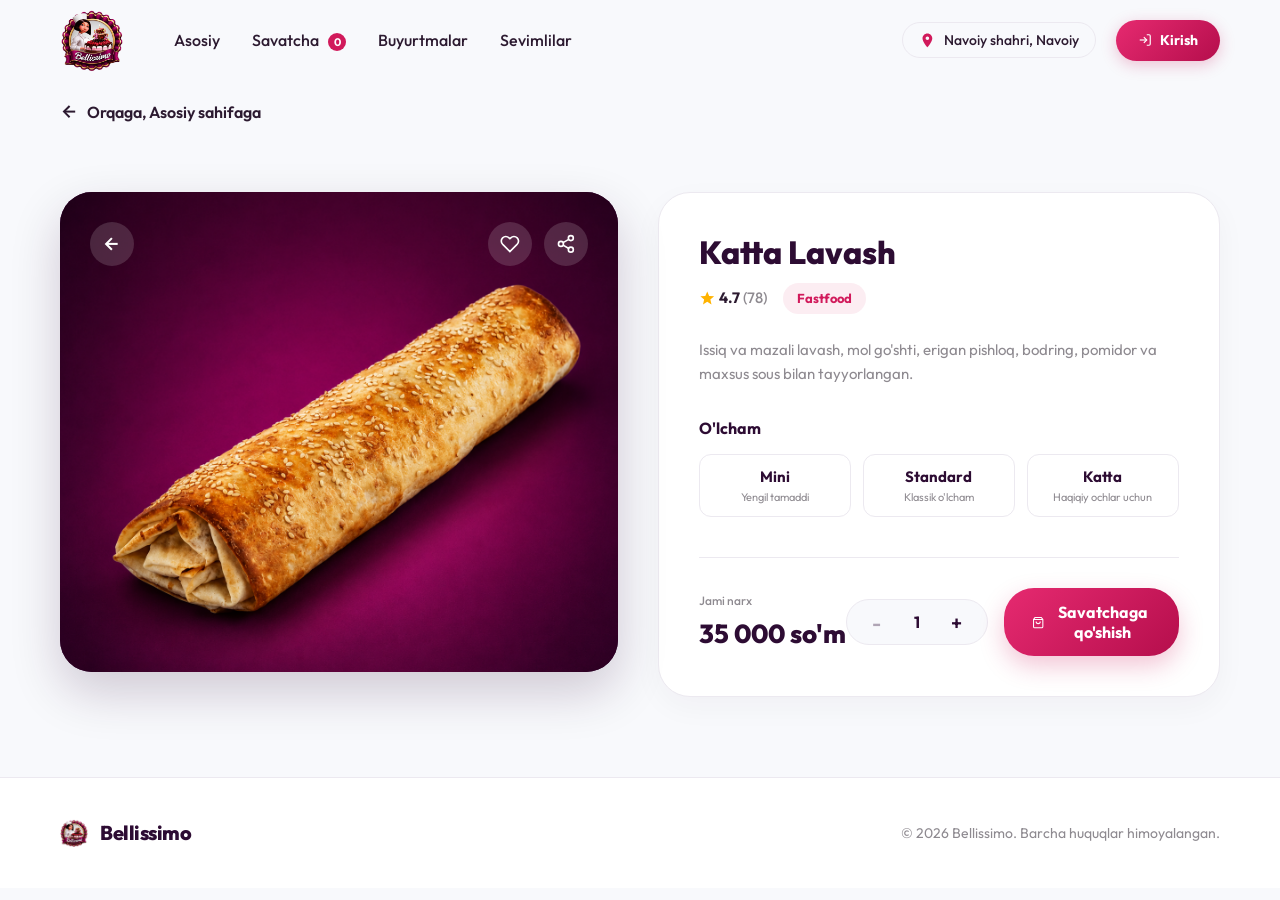
<file: lavash.html>
<!DOCTYPE html>
<html lang="uz">
<head>
    <meta charset="UTF-8">
    <meta name="viewport" content="width=device-width, initial-scale=1.0">
    <title>Katta Lavash - Bellissimo</title>
    <meta name="description" content="Issiq va mazali lavash, shirali mol go'shti, pishloq, bodring va pomidor bilan. Bellissimo'da buyurtma bering.">
    <link rel="icon" type="image/x-icon" href="images/logo2.png">
    <link rel="stylesheet" href="style.css">
</head>
<body>

    <!-- Header Section -->
    <header class="header">
        <div class="container header-container">
            <a href="index.html" class="logo-link">
                <img src="images/logo2.png" alt="Bellissimo Logo" class="logo-img">
                            </a>

            <nav class="desktop-nav">
                <a href="index.html" class="nav-link">Asosiy</a>
                <a href="cart.html" class="nav-link">Savatcha <span class="cart-badge nav-cart-badge">0</span></a>
                <a href="orders.html" class="nav-link">Buyurtmalar</a>
                <a href="favorites.html" class="nav-link">Sevimlilar</a>
            </nav>

            <div class="header-actions">
                <button class="location-selector" title="Yetkazib berish manzili">
                    <svg stroke="currentColor" fill="currentColor" stroke-width="0" viewBox="0 0 24 24" height="1.2em" width="1.2em" xmlns="http://www.w3.org/2000/svg" style="color: var(--pink-accent);">
                        <path d="M12 2C8.13 2 5 5.13 5 9c0 5.25 7 13 7 13s7-7.75 7-13c0-3.87-3.13-7-7-7zm0 9.5c-1.38 0-2.5-1.12-2.5-2.5s1.12-2.5 2.5-2.5 2.5 1.12 2.5 2.5-1.12 2.5-2.5 2.5z"></path>
                    </svg>
                    <span>Navoiy shahri, Navoiy</span>
                </button>

                <!-- Shown when logged in -->
                <div id="desktop-auth-actions" style="display: none; align-items: center; gap: 8px;">
                    <button class="action-btn" title="Bildirishnomalar">
                        <svg stroke="currentColor" fill="none" stroke-width="2" viewBox="0 0 24 24" height="1em" width="1em" xmlns="http://www.w3.org/2000/svg">
                            <path d="M18 8A6 6 0 0 0 6 8c0 7-3 9-3 9h18s-3-2-3-9"></path>
                            <path d="M13.73 21a2 2 0 0 1-3.46 0"></path>
                        </svg>
                        <span class="badge">1</span>
                    </button>
                    <a href="profile.html" class="action-btn" title="Profil">
                        <img src="images/avatar.svg" alt="Profil" style="width: 22px; height: 22px; border-radius: 50%;">
                    </a>
                </div>
                <!-- Shown when NOT logged in -->
                <a href="login.html" id="desktop-login-btn" class="btn-primary" style="display: inline-flex; align-items: center; gap: 8px; padding: 10px 22px; border-radius: 30px; font-size: 14px; font-weight: 700; text-decoration: none; background: var(--pink-gradient); color: #fff; box-shadow: 0 4px 15px rgba(209,26,91,0.25);">
                    <svg stroke="currentColor" fill="none" stroke-width="2" viewBox="0 0 24 24" height="1em" width="1em" xmlns="http://www.w3.org/2000/svg"><path d="M15 3h4a2 2 0 0 1 2 2v14a2 2 0 0 1-2 2h-4"></path><polyline points="10 17 15 12 10 7"></polyline><line x1="15" y1="12" x2="3" y2="12"></line></svg>
                    Kirish
                </a>
            </div>
        </div>
    </header>

    <!-- Main Content -->
    <main class="container">
        <div class="detail-back-bar">
            <a href="index.html" class="back-link">
                <svg stroke="currentColor" fill="none" stroke-width="2.5" viewBox="0 0 24 24" height="1.2em" width="1.2em" xmlns="http://www.w3.org/2000/svg">
                    <line x1="19" y1="12" x2="5" y2="12"></line>
                    <polyline points="12 19 5 12 12 5"></polyline>
                </svg>
                <span>Orqaga, Asosiy sahifaga</span>
            </a>
        </div>

        <section class="detail-page-wrapper" data-base-price="35000" data-product-id="lavash">
            <div class="detail-layout">
                
                <!-- Left Column -->
                <div class="detail-gallery-card">
                    <div class="gallery-top-actions">
                        <a href="index.html" class="gallery-circle-btn flex-center" title="Orqaga">
                            <svg stroke="currentColor" fill="none" stroke-width="2.5" viewBox="0 0 24 24" height="1.1em" width="1.1em" xmlns="http://www.w3.org/2000/svg">
                                <line x1="19" y1="12" x2="5" y2="12"></line>
                                <polyline points="12 19 5 12 12 5"></polyline>
                            </svg>
                        </a>
                        
                        <div class="flex-center" style="gap: 12px;">
                            <button class="gallery-circle-btn detail-fav-btn flex-center" data-product-id="lavash" title="Saralanganlarga qo'shish">
                                <svg stroke="currentColor" fill="none" stroke-width="2" viewBox="0 0 24 24" height="1.1em" width="1.1em" xmlns="http://www.w3.org/2000/svg">
                                    <path d="M20.84 4.61a5.5 5.5 0 0 0-7.78 0L12 5.67l-1.06-1.06a5.5 5.5 0 0 0-7.78 7.78l1.06 1.06L12 21.23l7.78-7.78 1.06-1.06a5.5 5.5 0 0 0 0-7.78z"></path>
                                </svg>
                            </button>
                            <button class="gallery-circle-btn flex-center" title="Ulashish" onclick="navigator.clipboard.writeText(window.location.href).then(()=>showToast('Havola nusxalandi! 🔗')).catch(()=>showToast('Nusxalab bo\'lmadi'))">
                                <svg stroke="currentColor" fill="none" stroke-width="2" viewBox="0 0 24 24" height="1.1em" width="1.1em" xmlns="http://www.w3.org/2000/svg">
                                    <circle cx="18" cy="5" r="3"></circle>
                                    <circle cx="6" cy="12" r="3"></circle>
                                    <circle cx="18" cy="19" r="3"></circle>
                                    <line x1="8.59" y1="13.51" x2="15.42" y2="17.49"></line>
                                    <line x1="15.41" y1="6.51" x2="8.59" y2="10.49"></line>
                                </svg>
                            </button>
                        </div>
                    </div>

                    <div class="gallery-image-container">
                        <img src="images/lavash.png" alt="Katta Lavash" class="detail-main-img">
                    </div>
                </div>

                <!-- Right Column -->
                <div class="detail-info-card">
                    <div class="detail-header">
                        <h2 class="detail-title">Katta Lavash</h2>
                        <div class="detail-ratings-row">
                            <div class="detail-rating">
                                <svg stroke="currentColor" fill="currentColor" stroke-width="0" viewBox="0 0 24 24" height="1.1em" width="1.1em" xmlns="http://www.w3.org/2000/svg">
                                    <path d="M12 17.27L18.18 21l-1.64-7.03L22 9.24l-7.19-.61L12 2 9.19 8.63 2 9.24l5.46 4.73L5.82 21z"></path>
                                </svg>
                                <span>4.7 <span class="detail-rating-count">(78)</span></span>
                            </div>
                            <span class="detail-category-badge">Fastfood</span>
                        </div>
                    </div>

                    <p class="detail-description">
                        Issiq va mazali lavash, mol go'shti, erigan pishloq, bodring, pomidor va maxsus sous bilan tayyorlangan.
                    </p>

                    <!-- Size Selector -->
                    <div class="selector-section">
                        <h4 class="selector-title">O'lcham</h4>
                        <div class="size-selector-grid">
                            <button class="size-btn" data-price-offset="-8000">
                                <span class="size-value">Mini</span>
                                <span class="size-desc">Yengil tamaddi</span>
                            </button>
                            <button class="size-btn active" data-price-offset="0">
                                <span class="size-value">Standard</span>
                                <span class="size-desc">Klassik o'lcham</span>
                            </button>
                            <button class="size-btn" data-price-offset="10000">
                                <span class="size-value">Katta</span>
                                <span class="size-desc">Haqiqiy ochlar uchun</span>
                            </button>
                        </div>
                    </div>



                    <!-- Purchase actions -->
                    <div class="detail-purchase-bar">
                        <div class="detail-total-col">
                            <span class="detail-total-label">Jami narx</span>
                            <span class="detail-total-price">35 000 so'm</span>
                        </div>
                        <div class="detail-actions-col">
                            <div class="quantity-selector">
                                <button class="qty-btn qty-decrease">-</button>
                                <span class="qty-number">1</span>
                                <button class="qty-btn qty-increase">+</button>
                            </div>
                            <button class="btn-add-to-cart">
                                <svg stroke="currentColor" fill="none" stroke-width="2" viewBox="0 0 24 24" height="1.2em" width="1.2em" xmlns="http://www.w3.org/2000/svg">
                                    <path d="M6 2L3 6v14a2 2 0 0 0 2 2h14a2 2 0 0 0 2-2V6l-3-4z"></path>
                                    <line x1="3" y1="6" x2="21" y2="6"></line>
                                    <path d="M16 10a4 4 0 0 1-8 0"></path>
                                </svg>
                                <span>Savatchaga qo'shish</span>
                            </button>
                        </div>
                    </div>

                </div>
            </div>
        </section>
    </main>

    <!-- Footer -->
    <footer class="site-footer">
        <div class="container footer-container">
            <a href="index.html" class="logo-link">
                <img src="images/logo2.png" alt="Bellissimo Logo" class="logo-img" style="height: 28px; width: auto; object-fit: contain;">
                <span class="logo-text" style="font-size: 20px;">Bellissimo</span>
            </a>
            <p class="footer-copyright">© 2026 Bellissimo. Barcha huquqlar himoyalangan.</p>
        </div>
    </footer>



    <!-- JS -->
    <script src="script.js"></script>
</body>
</html>
</file>
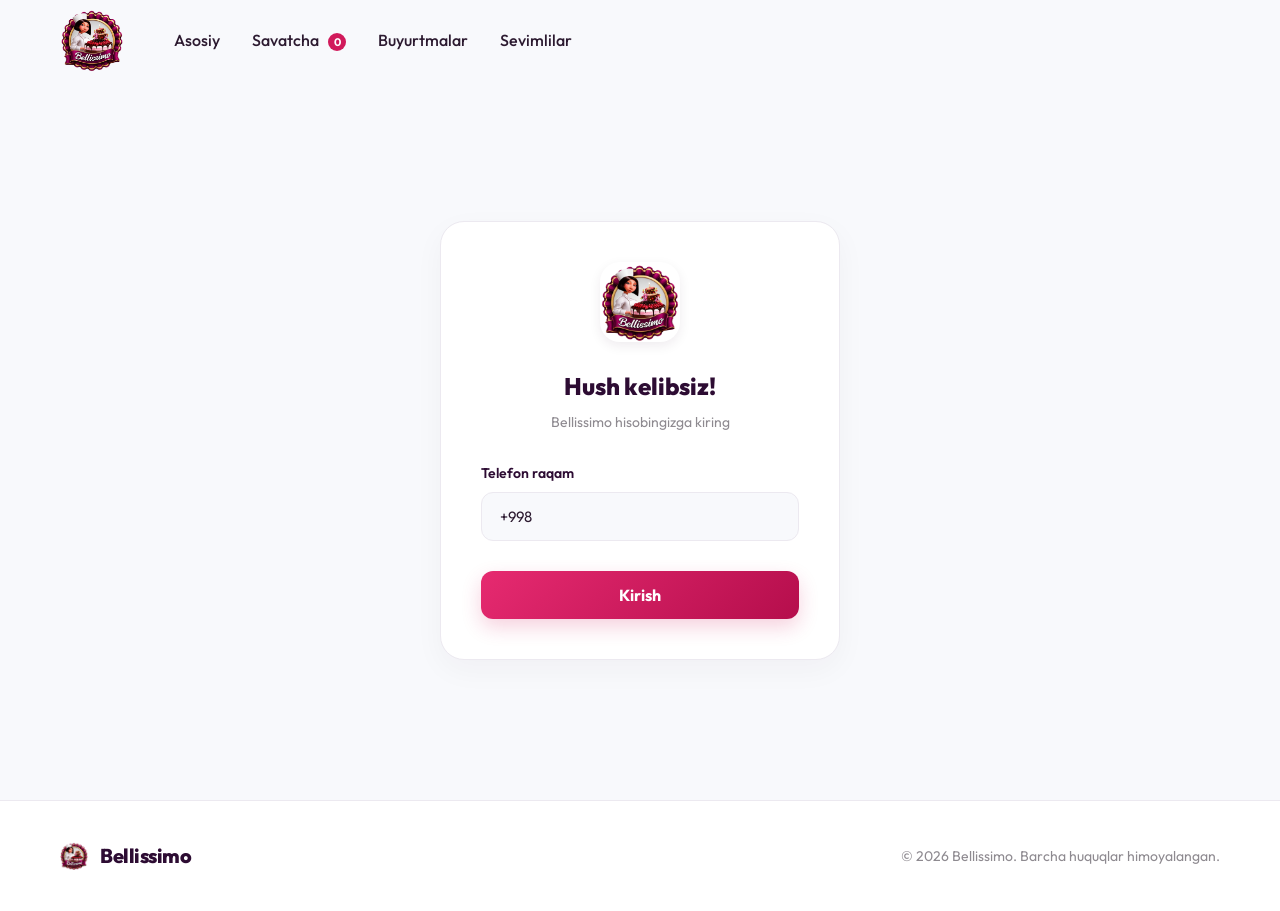
<file: login.html>
<!DOCTYPE html>
<html lang="uz">
<head>
    <meta charset="UTF-8">
    <meta name="viewport" content="width=device-width, initial-scale=1.0">
    <title>Bellissimo - Tizimga kirish</title>
    <!-- Google Fonts -->
    <link rel="preconnect" href="https://fonts.googleapis.com">
    <link rel="preconnect" href="https://fonts.gstatic.com" crossorigin>
    <link href="https://fonts.googleapis.com/css2?family=Outfit:wght@300;400;500;600;700;800;900&display=swap" rel="stylesheet">
    <!-- Central Styling -->
    <link rel="stylesheet" href="style.css">
</head>
<body id="login-page">

    <!-- Header Section -->
    <header class="header">
        <div class="container header-container">
            <a href="index.html" class="logo-link">
                <img src="images/logo2.png" alt="Bellissimo Logo" class="logo-img">
                            </a>

            <nav class="desktop-nav">
                <a href="index.html" class="nav-link">Asosiy</a>
                <a href="cart.html" class="nav-link">Savatcha <span class="cart-badge nav-cart-badge">0</span></a>
                <a href="orders.html" class="nav-link">Buyurtmalar</a>
                <a href="favorites.html" class="nav-link">Sevimlilar</a>
            </nav>

            <div class="header-actions">

                <!-- Shown when logged in -->
                <div id="desktop-auth-actions" style="display: none; align-items: center;">
                    <a href="profile.html" class="action-btn" title="Profil">
                        <img src="images/avatar.svg" alt="Profil" style="width: 22px; height: 22px; border-radius: 50%;">
                    </a>
                </div>
            </div>
        </div>
    </header>

    <!-- Main Content -->
    <main class="container">
        <div class="login-wrapper">
            <div class="login-card">
                <img src="images/logo2.png" alt="Bellissimo Logo" class="login-logo">
                <h2 class="login-title">Hush kelibsiz!</h2>
                <p class="login-subtitle">Bellissimo hisobingizga kiring</p>
                
                <form id="login-form">
                    <!-- Step 1: Phone Number -->
                    <div id="login-step-phone">
                        <div class="form-group">
                            <label class="form-label" for="login-username">Telefon raqam</label>
                            <input type="tel" id="login-username" class="form-input" placeholder="+998 90 123 45 67" required>
                        </div>
                        <button type="button" id="btn-next-step" class="btn-login">Kirish</button>
                    </div>

                    <!-- Step 2: Name (Hidden initially) -->
                    <div id="login-step-name" style="display: none;">
                        <div class="form-group">
                            <label class="form-label" for="login-name">Ismingiz</label>
                            <input type="text" id="login-name" class="form-input" placeholder="Ismingizni kiriting" required>
                        </div>
                        <button type="submit" class="btn-login">Tizimga kirish</button>
                    </div>
                </form>
            </div>
        </div>
    </main>

    <!-- Footer -->
    <footer class="site-footer">
        <div class="container footer-container">
            <a href="index.html" class="logo-link">
                <img src="images/logo2.png" alt="Bellissimo Logo" class="logo-img" style="height: 28px; width: auto; object-fit: contain;">
                <span class="logo-text" style="font-size: 20px;">Bellissimo</span>
            </a>
            <p class="footer-copyright">© 2026 Bellissimo. Barcha huquqlar himoyalangan.</p>
        </div>
    </footer>

    <!-- Mobile Navigation -->
    <nav class="mobile-bottom-nav">
        <div class="mobile-nav-container">
            <a href="index.html" class="mobile-nav-item">
                <svg stroke="currentColor" fill="currentColor" stroke-width="0" viewBox="0 0 24 24" height="1em" width="1em" xmlns="http://www.w3.org/2000/svg">
                    <path d="M10 20v-6h4v6h5v-8h3L12 3 2 12h3v8z"></path>
                </svg>
                <span>Asosiy</span>
            </a>
            <a href="cart.html" class="mobile-nav-item">
                <div class="mobile-cart-icon-wrapper">
                    <img src="images/korzinka.svg" alt="Savatcha" style="width: 22px; height: 22px; object-fit: contain;">
                    <span class="cart-badge badge">0</span>
                </div>
                <span>Savatcha</span>
            </a>
            <a href="orders.html" class="mobile-nav-item">
                <svg stroke="currentColor" fill="none" stroke-width="2" viewBox="0 0 24 24" height="1em" width="1em" xmlns="http://www.w3.org/2000/svg">
                    <path d="M9 5H7a2 2 0 0 0-2 2v12a2 2 0 0 0 2 2h10a2 2 0 0 0 2-2V7a2 2 0 0 0-2-2h-2"></path>
                    <rect x="9" y="3" width="6" height="4" rx="2" ry="2"></rect>
                    <path d="M9 14h6"></path>
                    <path d="M9 18h6"></path>
                    <path d="M9 10h6"></path>
                </svg>
                <span>Buyurtmalar</span>
            </a>
            <a href="profile.html" class="mobile-nav-item">
                <svg stroke="currentColor" fill="none" stroke-width="2" viewBox="0 0 24 24" height="1em" width="1em" xmlns="http://www.w3.org/2000/svg">
                    <path d="M20 21v-2a4 4 0 0 0-4-4H8a4 4 0 0 0-4 4v2"></path>
                    <circle cx="12" cy="7" r="4"></circle>
                </svg>
                <span>Profil</span>
            </a>
        </div>
    </nav>

    <!-- JS -->
    <script src="script.js"></script>
</body>
</html>
</file>
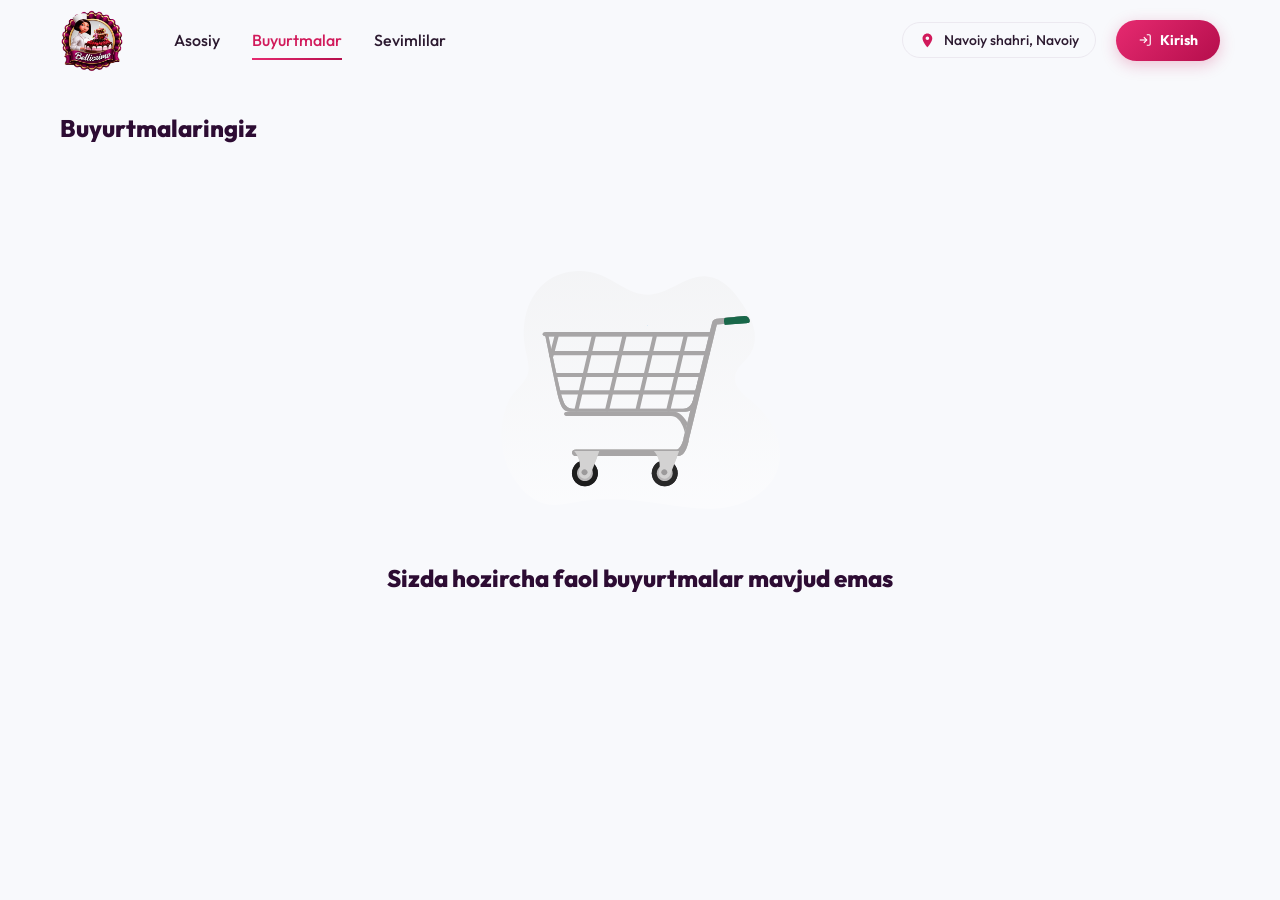
<file: orders.html>
<!DOCTYPE html>
<html lang="uz">
<head>
    <meta charset="UTF-8">
    <meta name="viewport" content="width=device-width, initial-scale=1.0">
    <title>Bellissimo - Buyurtmalar</title>
    <!-- Google Fonts -->
    <link rel="preconnect" href="https://fonts.googleapis.com">
    <link rel="preconnect" href="https://fonts.gstatic.com" crossorigin>
    <link href="https://fonts.googleapis.com/css2?family=Outfit:wght@300;400;500;600;700;800;900&display=swap" rel="stylesheet">
    <!-- Central Styling -->
    <link rel="stylesheet" href="style.css">
</head>
<body id="orders-page">

    <!-- Header Section -->
    <header class="header">
        <div class="container header-container">
            <a href="index.html" class="logo-link">
                <img src="images/logo2.png" alt="Bellissimo Logo" class="logo-img">
                            </a>

            <nav class="desktop-nav">
                <a href="index.html" class="nav-link">Asosiy</a>
                <a href="orders.html" class="nav-link active">Buyurtmalar</a>
                <a href="favorites.html" class="nav-link">Sevimlilar</a>
            </nav>

            <div class="header-actions">
                <button class="location-selector" title="Yetkazib berish manzili">
                    <svg stroke="currentColor" fill="currentColor" stroke-width="0" viewBox="0 0 24 24" height="1.2em" width="1.2em" xmlns="http://www.w3.org/2000/svg" style="color: var(--pink-accent);">
                        <path d="M12 2C8.13 2 5 5.13 5 9c0 5.25 7 13 7 13s7-7.75 7-13c0-3.87-3.13-7-7-7zm0 9.5c-1.38 0-2.5-1.12-2.5-2.5s1.12-2.5 2.5-2.5 2.5 1.12 2.5 2.5-1.12 2.5-2.5 2.5z"></path>
                    </svg>
                    <span>Navoiy shahri, Navoiy</span>
                </button>

                <!-- Shown when logged in -->
                <div id="desktop-auth-actions" style="display: none; align-items: center; gap: 8px;">
                    <button class="action-btn" title="Bildirishnomalar">
                        <svg stroke="currentColor" fill="none" stroke-width="2" viewBox="0 0 24 24" height="1em" width="1em" xmlns="http://www.w3.org/2000/svg">
                            <path d="M18 8A6 6 0 0 0 6 8c0 7-3 9-3 9h18s-3-2-3-9"></path>
                            <path d="M13.73 21a2 2 0 0 1-3.46 0"></path>
                        </svg>
                        <span class="badge">1</span>
                    </button>
                    <a href="profile.html" class="action-btn" title="Profil">
                        <img src="images/avatar.svg" alt="Profil" style="width: 22px; height: 22px; border-radius: 50%;">
                    </a>
                </div>
                <!-- Shown when NOT logged in -->
                <a href="login.html" id="desktop-login-btn" class="btn-primary" style="display: inline-flex; align-items: center; gap: 8px; padding: 10px 22px; border-radius: 30px; font-size: 14px; font-weight: 700; text-decoration: none; background: var(--pink-gradient); color: #fff; box-shadow: 0 4px 15px rgba(209,26,91,0.25);">
                    <svg stroke="currentColor" fill="none" stroke-width="2" viewBox="0 0 24 24" height="1em" width="1em" xmlns="http://www.w3.org/2000/svg"><path d="M15 3h4a2 2 0 0 1 2 2v14a2 2 0 0 1-2 2h-4"></path><polyline points="10 17 15 12 10 7"></polyline><line x1="15" y1="12" x2="3" y2="12"></line></svg>
                    Kirish
                </a>
            </div>
        </div>
    </header>

    <!-- Main Content -->
    <main class="container" style="min-height: 70vh;">
        <h2 class="cart-title" style="margin-top: 30px;">Buyurtmalaringiz</h2>
        
        <div id="orders-list" class="orders-list">
            <!-- Rendered via JS -->
        </div>


    </main>



    <!-- Mobile Navigation -->
    <nav class="mobile-bottom-nav">
        <div class="mobile-nav-container">
            <a href="index.html" class="mobile-nav-item">
                <svg stroke="currentColor" fill="currentColor" stroke-width="0" viewBox="0 0 24 24" height="1em" width="1em" xmlns="http://www.w3.org/2000/svg">
                    <path d="M10 20v-6h4v6h5v-8h3L12 3 2 12h3v8z"></path>
                </svg>
                <span>Asosiy</span>
            </a>
            <a href="orders.html" class="mobile-nav-item active">
                <img src="images/korzinka.svg" alt="Buyurtmalar" style="width: 22px; height: 22px; object-fit: contain;">
                <span>Buyurtmalar</span>
            </a>
            <a href="favorites.html" class="mobile-nav-item">
                <svg stroke="currentColor" fill="none" stroke-width="2" viewBox="0 0 24 24" height="1em" width="1em" xmlns="http://www.w3.org/2000/svg">
                    <path d="M20.84 4.61a5.5 5.5 0 0 0-7.78 0L12 5.67l-1.06-1.06a5.5 5.5 0 0 0-7.78 7.78l1.06 1.06L12 21.23l7.78-7.78 1.06-1.06a5.5 5.5 0 0 0 0-7.78z"></path>
                </svg>
                <span>Sevimlilar</span>
            </a>
            <a href="profile.html" class="mobile-nav-item">
                <svg stroke="currentColor" fill="none" stroke-width="2" viewBox="0 0 24 24" height="1em" width="1em" xmlns="http://www.w3.org/2000/svg">
                    <path d="M20 21v-2a4 4 0 0 0-4-4H8a4 4 0 0 0-4 4v2"></path>
                    <circle cx="12" cy="7" r="4"></circle>
                </svg>
                <span>Profil</span>
            </a>
        </div>
    </nav>

    <!-- JS -->
    <script src="script.js"></script>
</body>
</html>
</file>
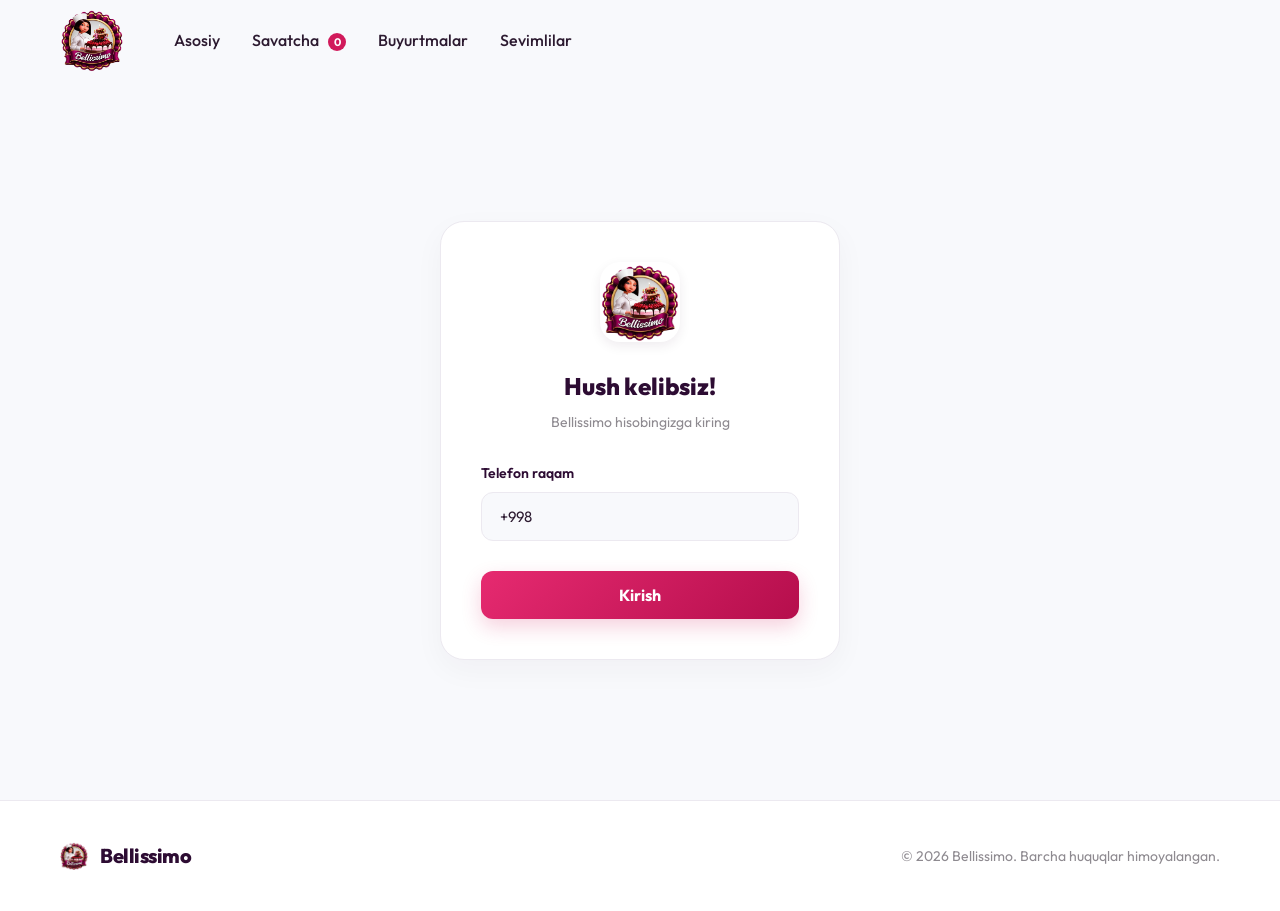
<file: profile.html>
<!DOCTYPE html>
<html lang="uz">
<head>
    <meta charset="UTF-8">
    <meta name="viewport" content="width=device-width, initial-scale=1.0">
    <title>Bellissimo - Profil</title>
    <!-- Google Fonts -->
    <link rel="preconnect" href="https://fonts.googleapis.com">
    <link rel="preconnect" href="https://fonts.gstatic.com" crossorigin>
    <link href="https://fonts.googleapis.com/css2?family=Outfit:wght@300;400;500;600;700;800;900&display=swap" rel="stylesheet">
    <!-- Central Styling -->
    <link rel="stylesheet" href="style.css">
</head>
<body id="profile-page">

    <!-- Header Section -->
    <header class="header">
        <div class="container header-container">
            <a href="index.html" class="logo-link">
                <img src="images/logo2.png" alt="Bellissimo Logo" class="logo-img">
                            </a>

            <nav class="desktop-nav">
                <a href="index.html" class="nav-link">Asosiy</a>
                <a href="cart.html" class="nav-link">Savatcha <span class="cart-badge nav-cart-badge">0</span></a>
                <a href="orders.html" class="nav-link">Buyurtmalar</a>
                <a href="favorites.html" class="nav-link">Sevimlilar</a>
            </nav>

            <div class="header-actions">
                <button class="location-selector" title="Yetkazib berish manzili">
                    <svg stroke="currentColor" fill="currentColor" stroke-width="0" viewBox="0 0 24 24" height="1.2em" width="1.2em" xmlns="http://www.w3.org/2000/svg" style="color: var(--pink-accent);">
                        <path d="M12 2C8.13 2 5 5.13 5 9c0 5.25 7 13 7 13s7-7.75 7-13c0-3.87-3.13-7-7-7zm0 9.5c-1.38 0-2.5-1.12-2.5-2.5s1.12-2.5 2.5-2.5 2.5 1.12 2.5 2.5-1.12 2.5-2.5 2.5z"></path>
                    </svg>
                    <span>Navoiy shahri, Navoiy</span>
                </button>

                <button class="action-btn" title="Bildirishnomalar">
                    <svg stroke="currentColor" fill="none" stroke-width="2" viewBox="0 0 24 24" height="1em" width="1em" xmlns="http://www.w3.org/2000/svg">
                        <path d="M18 8A6 6 0 0 0 6 8c0 7-3 9-3 9h18s-3-2-3-9"></path>
                        <path d="M13.73 21a2 2 0 0 1-3.46 0"></path>
                    </svg>
                    <span class="badge">1</span>
                </button>


                <a href="profile.html" class="action-btn active" title="Profil">
                    <img src="images/avatar.svg" alt="Profil" style="width: 22px; height: 22px; border-radius: 50%;">
                </a>
            </div>
        </div>
    </header>

    <!-- Main Content -->
    <main class="container" style="max-width: 500px; padding: 10px 20px; min-height: 60vh;">
        <h2 class="cart-title" style="margin-top: 0; margin-bottom: 20px;">Profil</h2>
        <!-- User Info Card (Dark style matching the screenshot) -->
        <div class="user-info-card" style="background-color: #262626; color: #fff; padding: 24px; border-radius: 20px; text-align: left; margin-bottom: 20px; box-shadow: 0 4px 20px rgba(0,0,0,0.08);">
            <div style="font-size: 16px; color: #8e8e93; margin-bottom: 6px; font-weight: 500;" id="profile-full-name">Mehmon</div>
            <div style="font-size: 24px; font-weight: 700; color: #fff;" id="profile-phone-number">+998 (93) 632 54 94</div>
        </div>

        <!-- Menu Item: Shaxsiy ma'lumotlar (Accordion) -->
        <div class="profile-menu-container" style="margin-bottom: 20px;">
            <button id="btn-personal-info" class="profile-menu-item" style="display: flex; justify-content: space-between; align-items: center; background-color: #f8f9fc; padding: 18px 24px; border-radius: 16px; transition: background-color 0.2s; border: 1px solid var(--border-color); text-decoration: none; width: 100%; cursor: pointer; text-align: left;">
                <span style="font-size: 16px; font-weight: 600; color: var(--text-dark); font-family: 'Outfit', sans-serif;">Shaxsiy ma'lumotlar</span>
                <svg id="caret-icon" stroke="currentColor" fill="none" stroke-width="2.5" viewBox="0 0 24 24" height="1.2em" width="1.2em" xmlns="http://www.w3.org/2000/svg" style="color: #2ecc71; transition: transform 0.2s;">
                    <polyline points="9 18 15 12 9 6"></polyline>
                </svg>
            </button>

            <!-- Personal Info Details (Hidden by default) -->
            <div id="personal-info-details" style="display: none; background-color: #fff; border: 1px solid var(--border-color); border-top: none; border-radius: 0 0 16px 16px; padding: 20px; margin-top: -1px; box-shadow: var(--shadow-soft);">
                <div class="form-group" style="margin-bottom: 16px; text-align: left;">
                    <label class="form-label" style="font-size: 14px; font-weight: 600; color: var(--dark-purple); display: block; margin-bottom: 6px;">Ism familiya</label>
                    <input type="text" id="edit-profile-name" class="form-input" style="width: 100%; padding: 12px; border: 1px solid var(--border-color); border-radius: 10px; font-size: 15px;" placeholder="Ismingizni kiriting">
                </div>
                <div class="form-group" style="margin-bottom: 20px; text-align: left;">
                    <label class="form-label" style="font-size: 14px; font-weight: 600; color: var(--dark-purple); display: block; margin-bottom: 6px;">Telefon raqam</label>
                    <input type="text" id="edit-profile-phone" class="form-input" style="width: 100%; padding: 12px; border: 1px solid var(--border-color); border-radius: 10px; font-size: 15px; background-color: #eee; cursor: not-allowed;" readonly>
                </div>
                <button id="btn-save-profile" class="btn-login" style="width: 100%; padding: 12px; border-radius: 20px; font-size: 15px; font-weight: 700;">Saqlash</button>
            </div>
        </div>

        <!-- Logout button -->
        <button id="btn-logout" class="btn-logout" style="margin-top: 40px; width: 100%;">Tizimdan chiqish</button>
    </main>



    <!-- Mobile Navigation -->
    <nav class="mobile-bottom-nav">
        <div class="mobile-nav-container">
            <a href="index.html" class="mobile-nav-item">
                <svg stroke="currentColor" fill="currentColor" stroke-width="0" viewBox="0 0 24 24" height="1em" width="1em" xmlns="http://www.w3.org/2000/svg">
                    <path d="M10 20v-6h4v6h5v-8h3L12 3 2 12h3v8z"></path>
                </svg>
                <span>Asosiy</span>
            </a>
            <a href="cart.html" class="mobile-nav-item">
                <div class="mobile-cart-icon-wrapper">
                    <img src="images/korzinka.svg" alt="Savatcha" style="width: 22px; height: 22px; object-fit: contain;">
                    <span class="cart-badge badge">0</span>
                </div>
                <span>Savatcha</span>
            </a>
            <a href="orders.html" class="mobile-nav-item">
                <svg stroke="currentColor" fill="none" stroke-width="2" viewBox="0 0 24 24" height="1em" width="1em" xmlns="http://www.w3.org/2000/svg">
                    <path d="M9 5H7a2 2 0 0 0-2 2v12a2 2 0 0 0 2 2h10a2 2 0 0 0 2-2V7a2 2 0 0 0-2-2h-2"></path>
                    <rect x="9" y="3" width="6" height="4" rx="2" ry="2"></rect>
                    <path d="M9 14h6"></path>
                    <path d="M9 18h6"></path>
                    <path d="M9 10h6"></path>
                </svg>
                <span>Buyurtmalar</span>
            </a>
            <a href="profile.html" class="mobile-nav-item active">
                <svg stroke="currentColor" fill="none" stroke-width="2" viewBox="0 0 24 24" height="1em" width="1em" xmlns="http://www.w3.org/2000/svg">
                    <path d="M20 21v-2a4 4 0 0 0-4-4H8a4 4 0 0 0-4 4v2"></path>
                    <circle cx="12" cy="7" r="4"></circle>
                </svg>
                <span>Profil</span>
            </a>
        </div>
    </nav>

    <!-- JS -->
    <script src="script.js"></script>
</body>
</html>
</file>
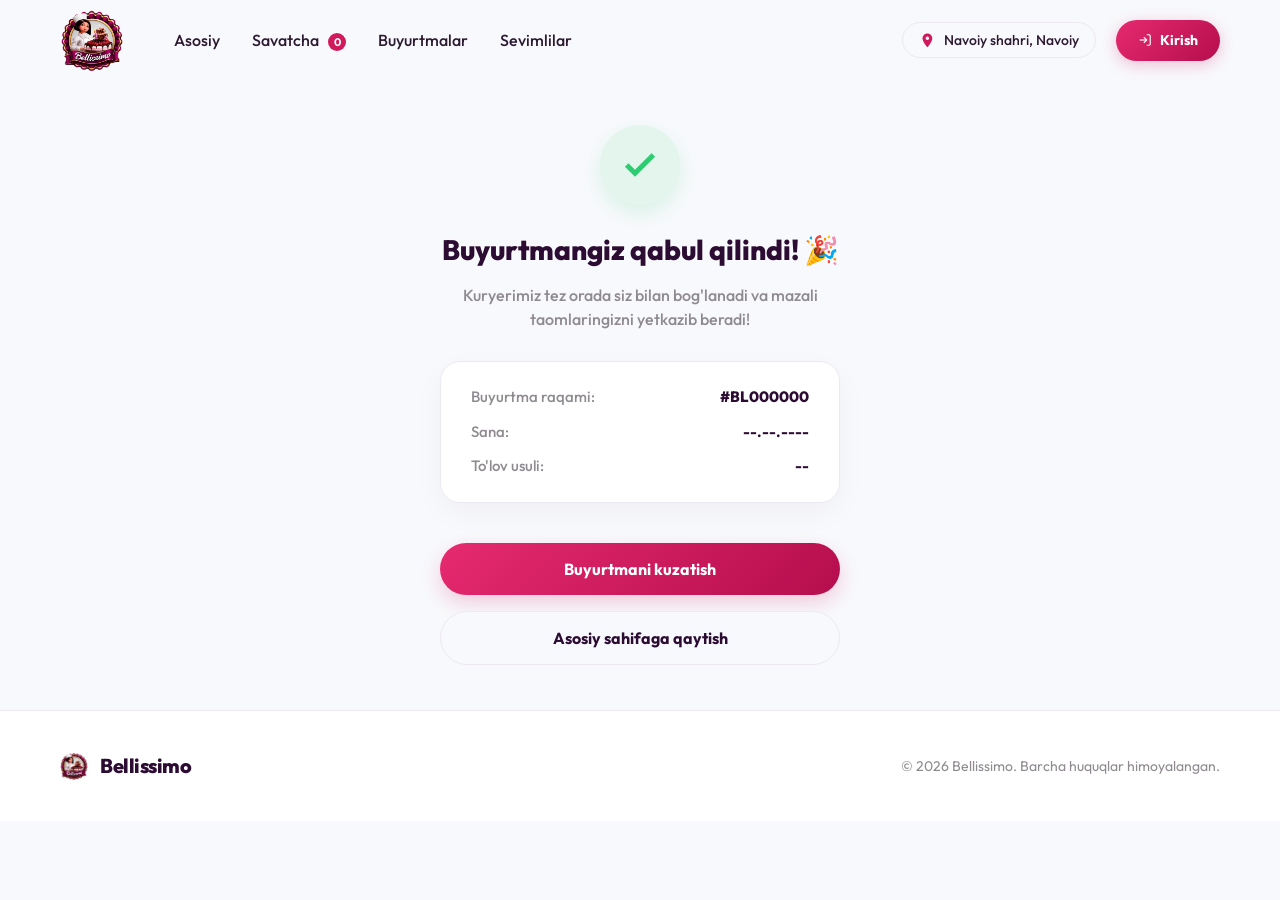
<file: success.html>
<!DOCTYPE html>
<html lang="uz">
<head>
    <meta charset="UTF-8">
    <meta name="viewport" content="width=device-width, initial-scale=1.0">
    <title>Bellissimo - Buyurtma qabul qilindi!</title>
    <!-- Google Fonts -->
    <link rel="preconnect" href="https://fonts.googleapis.com">
    <link rel="preconnect" href="https://fonts.gstatic.com" crossorigin>
    <link href="https://fonts.googleapis.com/css2?family=Outfit:wght@300;400;500;600;700;800;900&display=swap" rel="stylesheet">
    <!-- Central Styling -->
    <link rel="stylesheet" href="style.css">
</head>
<body id="success-page">

    <!-- Header Section -->
    <header class="header">
        <div class="container header-container">
            <a href="index.html" class="logo-link">
                <img src="images/logo2.png" alt="Bellissimo Logo" class="logo-img">
            </a>

            <nav class="desktop-nav">
                <a href="index.html" class="nav-link">Asosiy</a>
                <a href="cart.html" class="nav-link">Savatcha <span class="cart-badge nav-cart-badge">0</span></a>
                <a href="orders.html" class="nav-link">Buyurtmalar</a>
                <a href="favorites.html" class="nav-link">Sevimlilar</a>
            </nav>

            <div class="header-actions">
                <button class="location-selector" title="Yetkazib berish manzili">
                    <svg stroke="currentColor" fill="currentColor" stroke-width="0" viewBox="0 0 24 24" height="1.2em" width="1.2em" xmlns="http://www.w3.org/2000/svg" style="color: var(--pink-accent);">
                        <path d="M12 2C8.13 2 5 5.13 5 9c0 5.25 7 13 7 13s7-7.75 7-13c0-3.87-3.13-7-7-7zm0 9.5c-1.38 0-2.5-1.12-2.5-2.5s1.12-2.5 2.5-2.5 2.5 1.12 2.5 2.5-1.12 2.5-2.5 2.5z"></path>
                    </svg>
                    <span>Navoiy shahri, Navoiy</span>
                </button>

                <!-- Shown when logged in -->
                <div id="desktop-auth-actions" style="display: none; align-items: center; gap: 8px;">
                    <button class="action-btn" title="Bildirishnomalar">
                        <svg stroke="currentColor" fill="none" stroke-width="2" viewBox="0 0 24 24" height="1em" width="1em" xmlns="http://www.w3.org/2000/svg">
                            <path d="M18 8A6 6 0 0 0 6 8c0 7-3 9-3 9h18s-3-2-3-9"></path>
                            <path d="M13.73 21a2 2 0 0 1-3.46 0"></path>
                        </svg>
                        <span class="badge">1</span>
                    </button>
                    <a href="profile.html" class="action-btn" title="Profil">
                        <img src="images/avatar.svg" alt="Profil" style="width: 22px; height: 22px; border-radius: 50%;">
                    </a>
                </div>
                <!-- Shown when NOT logged in -->
                <a href="login.html" id="desktop-login-btn" class="btn-primary" style="display: inline-flex; align-items: center; gap: 8px; padding: 10px 22px; border-radius: 30px; font-size: 14px; font-weight: 700; text-decoration: none; background: var(--pink-gradient); color: #fff; box-shadow: 0 4px 15px rgba(209,26,91,0.25);">
                    <svg stroke="currentColor" fill="none" stroke-width="2" viewBox="0 0 24 24" height="1em" width="1em" xmlns="http://www.w3.org/2000/svg"><path d="M15 3h4a2 2 0 0 1 2 2v14a2 2 0 0 1-2 2h-4"></path><polyline points="10 17 15 12 10 7"></polyline><line x1="15" y1="12" x2="3" y2="12"></line></svg>
                    Kirish
                </a>
            </div>
        </div>
    </header>

    <!-- Main Content -->
    <main class="container flex-center" style="min-height: 70vh; padding: 40px 20px; flex-direction: column; text-align: center; justify-content: center;">
        <div style="background-color: rgba(46, 204, 113, 0.1); color: #2ecc71; width: 80px; height: 80px; border-radius: 50%; display: flex; align-items: center; justify-content: center; margin-bottom: 24px; box-shadow: 0 8px 20px rgba(46, 204, 113, 0.15);">
            <svg stroke="currentColor" fill="none" stroke-width="3" viewBox="0 0 24 24" height="40px" width="40px" xmlns="http://www.w3.org/2000/svg">
                <polyline points="20 6 9 17 4 12"></polyline>
            </svg>
        </div>

        <h2 style="font-size: 28px; font-weight: 800; color: var(--dark-purple); margin: 0 0 12px 0;">Buyurtmangiz qabul qilindi! 🎉</h2>
        <p style="font-size: 16px; color: var(--text-muted); margin: 0 0 30px 0; max-width: 400px; font-weight: 500;">
            Kuryerimiz tez orada siz bilan bog'lanadi va mazali taomlaringizni yetkazib beradi!
        </p>

        <!-- Order Information Card -->
        <div style="background-color: #fff; border-radius: 20px; border: 1px solid var(--border-color); box-shadow: var(--shadow-soft); padding: 24px 30px; width: 100%; max-width: 400px; text-align: left; margin-bottom: 40px;">
            <div style="display: flex; justify-content: space-between; margin-bottom: 12px; font-size: 15px;">
                <span style="color: var(--text-muted); font-weight: 500;">Buyurtma raqami:</span>
                <span id="success-order-id" style="font-weight: 800; color: var(--dark-purple);">#BL000000</span>
            </div>
            <div style="display: flex; justify-content: space-between; margin-bottom: 12px; font-size: 15px;">
                <span style="color: var(--text-muted); font-weight: 500;">Sana:</span>
                <span id="success-order-date" style="font-weight: 700; color: var(--dark-purple);">--.--.----</span>
            </div>
            <div style="display: flex; justify-content: space-between; font-size: 15px;">
                <span style="color: var(--text-muted); font-weight: 500;">To'lov usuli:</span>
                <span id="success-order-payment" style="font-weight: 700; color: var(--dark-purple);">--</span>
            </div>
        </div>

        <!-- Actions -->
        <div style="display: flex; flex-direction: column; gap: 16px; width: 100%; max-width: 400px;">
            <a href="orders.html" class="btn-checkout" style="text-align: center; text-decoration: none; margin: 0; width: 100%;">Buyurtmani kuzatish</a>
            <a href="index.html" class="btn-secondary flex-center" style="background-color: var(--bg-gray); color: var(--dark-purple); font-weight: 700; padding: 14px; border-radius: 30px; border: 1px solid var(--border-color); text-decoration: none; width: 100%; cursor: pointer;">Asosiy sahifaga qaytish</a>
        </div>
    </main>

    <!-- Footer -->
    <footer class="site-footer">
        <div class="container footer-container">
            <a href="index.html" class="logo-link">
                <img src="images/logo2.png" alt="Bellissimo Logo" class="logo-img" style="height: 28px; width: auto; object-fit: contain;">
                <span class="logo-text" style="font-size: 20px;">Bellissimo</span>
            </a>
            <p class="footer-copyright">© 2026 Bellissimo. Barcha huquqlar himoyalangan.</p>
        </div>
    </footer>

    <!-- Mobile Navigation -->
    <nav class="mobile-bottom-nav">
        <div class="mobile-nav-container">
            <a href="index.html" class="mobile-nav-item">
                <svg stroke="currentColor" fill="currentColor" stroke-width="0" viewBox="0 0 24 24" height="1em" width="1em" xmlns="http://www.w3.org/2000/svg">
                    <path d="M10 20v-6h4v6h5v-8h3L12 3 2 12h3v8z"></path>
                </svg>
                <span>Asosiy</span>
            </a>
            <a href="cart.html" class="mobile-nav-item">
                <div class="mobile-cart-icon-wrapper">
                    <img src="images/korzinka.svg" alt="Savatcha" style="width: 22px; height: 22px; object-fit: contain;">
                    <span class="cart-badge badge">0</span>
                </div>
                <span>Savatcha</span>
            </a>
            <a href="orders.html" class="mobile-nav-item">
                <svg stroke="currentColor" fill="none" stroke-width="2" viewBox="0 0 24 24" height="1em" width="1em" xmlns="http://www.w3.org/2000/svg">
                    <path d="M9 5H7a2 2 0 0 0-2 2v12a2 2 0 0 0 2 2h10a2 2 0 0 0 2-2V7a2 2 0 0 0-2-2h-2"></path>
                    <rect x="9" y="3" width="6" height="4" rx="2" ry="2"></rect>
                    <path d="M9 14h6"></path>
                    <path d="M9 18h6"></path>
                    <path d="M9 10h6"></path>
                </svg>
                <span>Buyurtmalar</span>
            </a>
            <a href="profile.html" class="mobile-nav-item">
                <svg stroke="currentColor" fill="none" stroke-width="2" viewBox="0 0 24 24" height="1em" width="1em" xmlns="http://www.w3.org/2000/svg">
                    <path d="M20 21v-2a4 4 0 0 0-4-4H8a4 4 0 0 0-4 4v2"></path>
                    <circle cx="12" cy="7" r="4"></circle>
                </svg>
                <span>Profil</span>
            </a>
        </div>
    </nav>

    <!-- JS -->
    <script src="script.js"></script>
    <script>
        document.addEventListener('DOMContentLoaded', () => {
            // Read success order info from localStorage
            const latestOrder = JSON.parse(localStorage.getItem('bellissimo_latest_order'));
            if (latestOrder) {
                document.getElementById('success-order-id').innerText = latestOrder.id;
                document.getElementById('success-order-date').innerText = latestOrder.date;
                
                const paymentLabel = latestOrder.paymentMethod === 'card' ? 'Karta orqali' : 'Naqd pul';
                document.getElementById('success-order-payment').innerText = paymentLabel;
            }
        });
    </script>
</body>
</html>
</file>
<file: style.css>
@import url('https://fonts.googleapis.com/css2?family=Outfit:wght@300;400;500;600;700;800&display=swap');

:root {
    --dark-purple: #2D0C33;
    --dark-purple-rgb: 45, 12, 51;
    --purple-gradient: linear-gradient(135deg, #4A0E4E 0%, #2D0C33 100%);
    --pink-accent: #D11A5B;
    --pink-gradient: linear-gradient(135deg, #E62A70 0%, #B50E4C 100%);
    --white-card: #FFFFFF;
    --bg-gray: #F8F9FC;
    --gold: #FFB300;
    --text-dark: #2C1A30;
    --text-muted: #8E8A90;
    --border-color: #ECE9F0;
    --border-radius-lg: 24px;
    --border-radius-md: 16px;
    --border-radius-sm: 12px;
    --transition-smooth: all 0.3s cubic-bezier(0.4, 0, 0.2, 1);
    --shadow-soft: 0 10px 30px rgba(45, 12, 51, 0.04);
    --shadow-hover: 0 15px 35px rgba(45, 12, 51, 0.1);
    --max-width: 1200px;
}

* {
    box-sizing: border-box;
    margin: 0;
    padding: 0;
    -webkit-tap-highlight-color: transparent;
}

body {
    font-family: 'Outfit', sans-serif;
    background-color: var(--bg-gray);
    color: var(--text-dark);
    line-height: 1.5;
    overflow-x: hidden;
}

a {
    text-decoration: none;
    color: inherit;
}

button {
    font-family: 'Outfit', sans-serif;
    border: none;
    outline: none;
    cursor: pointer;
    background: none;
    transition: var(--transition-smooth);
}

input {
    font-family: 'Outfit', sans-serif;
    border: none;
    outline: none;
}

/* Scrollbar Customization */
::-webkit-scrollbar {
    width: 8px;
    height: 8px;
}
::-webkit-scrollbar-track {
    background: var(--bg-gray);
}
::-webkit-scrollbar-thumb {
    background: #D5CCD8;
    border-radius: 4px;
}
::-webkit-scrollbar-thumb:hover {
    background: #B4A6B8;
}

/* ==========================================================================
   GLOBAL UTILITIES & CONTAINERS
   ========================================================================== */
.container {
    max-width: var(--max-width);
    margin: 0 auto;
    padding: 0 20px;
    width: 100%;
}

.flex-center {
    display: flex;
    justify-content: center;
    align-items: center;
}

.text-gradient {
    background: var(--pink-gradient);
    -webkit-background-clip: text;
    -webkit-text-fill-color: transparent;
}

/* ==========================================================================
   DESKTOP HEADER & NAVIGATION (Hidden on mobile)
   ========================================================================== */
.desktop-header {
    background-color: rgba(255, 255, 255, 0.85);
    backdrop-filter: blur(10px);
    -webkit-backdrop-filter: blur(10px);
    border-bottom: 1px solid var(--border-color);
    position: sticky;
    top: 0;
    z-index: 1000;
    transition: var(--transition-smooth);
}

.header-container {
    display: flex;
    align-items: center;
    height: 80px;
}

.logo-link {
    display: flex;
    align-items: center;
    gap: 12px;
    flex-shrink: 0;
}

.logo-img {
    height: 64px;
    width: auto;
    object-fit: contain;
}

.logo-text {
    font-size: 24px;
    font-weight: 800;
    color: var(--dark-purple);
    letter-spacing: -0.5px;
}

.desktop-nav {
    display: flex;
    gap: 32px;
    margin-left: 50px;
    margin-right: 40px;
    align-items: center;
    flex-shrink: 0;
}

.nav-link {
    font-size: 16px;
    font-weight: 500;
    color: var(--text-dark);
    position: relative;
    padding: 8px 0;
    transition: var(--transition-smooth);
}

.nav-link::after {
    content: '';
    position: absolute;
    bottom: 0;
    left: 0;
    width: 0;
    height: 2px;
    background: var(--pink-gradient);
    transition: var(--transition-smooth);
}

.nav-cart-badge {
    background-color: var(--pink-accent);
    color: #fff;
    font-size: 11px;
    font-weight: 700;
    min-width: 18px;
    height: 18px;
    border-radius: 9px;
    display: inline-flex;
    align-items: center;
    justify-content: center;
    padding: 0 4px;
    margin-left: 6px;
    vertical-align: middle;
    line-height: 1;
}


.nav-link.active,
.nav-link:hover {
    color: var(--pink-accent);
}

.nav-link.active::after,
.nav-link:hover::after {
    width: 100%;
}

.header-actions {
    display: flex;
    align-items: center;
    gap: 20px;
    margin-left: auto;
}

.header-search {
    position: relative;
    width: 260px;
}

.header-search input {
    width: 100%;
    padding: 10px 16px 10px 42px;
    background-color: var(--bg-gray);
    border: 1px solid var(--border-color);
    border-radius: 30px;
    font-size: 14px;
    color: var(--text-dark);
    transition: var(--transition-smooth);
}

.header-search input:focus {
    background-color: #fff;
    border-color: var(--pink-accent);
    box-shadow: 0 0 0 3px rgba(209, 26, 91, 0.1);
}

.header-search-icon {
    position: absolute;
    left: 16px;
    top: 50%;
    transform: translateY(-50%);
    color: var(--text-muted);
    font-size: 16px;
    pointer-events: none;
}

.location-selector {
    display: flex;
    align-items: center;
    gap: 8px;
    padding: 8px 16px;
    background-color: var(--bg-gray);
    border: 1px solid var(--border-color);
    border-radius: 30px;
    font-size: 14px;
    font-weight: 500;
    color: var(--text-dark);
    white-space: nowrap;
}

.location-selector:hover {
    background-color: #fff;
    border-color: var(--pink-accent);
}

.action-btn {
    position: relative;
    display: inline-flex;
    align-items: center;
    justify-content: center;
    width: 44px;
    height: 44px;
    background-color: var(--bg-gray);
    border-radius: 50%;
    color: var(--dark-purple);
    font-size: 20px;
}

.action-btn:hover {
    background-color: var(--dark-purple);
    color: #fff;
    transform: translateY(-2px);
}

.badge {
    position: absolute;
    top: -2px;
    right: -2px;
    background-color: var(--pink-accent);
    color: #fff;
    font-size: 11px;
    font-weight: 700;
    min-width: 18px;
    height: 18px;
    border-radius: 9px;
    display: flex;
    align-items: center;
    justify-content: center;
    padding: 0 4px;
    border: 2px solid #fff;
}

.profile-avatar {
    width: 44px;
    height: 44px;
    border-radius: 50%;
    object-fit: cover;
    border: 2px solid var(--border-color);
    transition: var(--transition-smooth);
}

.profile-avatar:hover {
    border-color: var(--pink-accent);
    transform: translateY(-2px);
}

/* ==========================================================================
   MOBILE HEADER & SEARCH BAR (Hidden on desktop)
   ========================================================================== */
.mobile-header-container {
    display: none;
    padding: 16px 20px 8px;
    background-color: #fff;
}

.mobile-top-row {
    display: flex;
    justify-content: space-between;
    align-items: center;
    margin-bottom: 16px;
}

.mobile-location {
    display: flex;
    flex-direction: column;
}

.mobile-location-label {
    font-size: 12px;
    color: var(--text-muted);
    font-weight: 500;
    display: flex;
    align-items: center;
    gap: 4px;
}

.mobile-location-label svg {
    color: var(--pink-accent);
}

.mobile-location-value {
    font-size: 16px;
    font-weight: 700;
    color: var(--dark-purple);
    display: flex;
    align-items: center;
    gap: 6px;
    margin-top: 2px;
}

.mobile-location-value svg {
    font-size: 12px;
    color: var(--pink-accent);
}

.mobile-search-row {
    display: flex;
    gap: 12px;
    align-items: center;
}

.mobile-search-bar {
    position: relative;
    flex: 1;
}

.mobile-search-bar input {
    width: 100%;
    padding: 16px 16px 16px 48px;
    background-color: var(--bg-gray);
    border-radius: 20px;
    font-size: 15px;
    color: var(--text-dark);
    font-weight: 500;
    transition: var(--transition-smooth);
}

.mobile-search-bar input::placeholder {
    color: #B4A6B8;
}

.mobile-search-bar svg {
    position: absolute;
    left: 20px;
    top: 50%;
    transform: translateY(-50%);
    color: var(--text-muted);
    font-size: 18px;
}

.mobile-filter-btn {
    width: 52px;
    height: 52px;
    background: var(--purple-gradient);
    border-radius: 20px;
    color: #fff;
    display: flex;
    align-items: center;
    justify-content: center;
    font-size: 20px;
    box-shadow: 0 8px 20px rgba(45, 12, 51, 0.15);
}

.mobile-filter-btn:active {
    transform: scale(0.95);
}

/* ==========================================================================
   MOBILE BOTTOM NAVIGATION BAR
   ========================================================================== */
.mobile-bottom-nav {
    display: none;
    position: fixed;
    bottom: 0;
    left: 0;
    width: 100%;
    background-color: #fff;
    box-shadow: 0 -10px 30px rgba(0, 0, 0, 0.04);
    border-top: 1px solid var(--border-color);
    z-index: 999;
}

.mobile-nav-container {
    display: flex;
    justify-content: space-around;
    align-items: center;
    height: 72px;
    padding: 0 10px;
}

.mobile-nav-item {
    display: flex;
    flex-direction: column;
    align-items: center;
    gap: 6px;
    color: var(--text-muted);
    font-size: 12px;
    font-weight: 600;
    flex: 1;
    padding: 8px 0;
}

.mobile-nav-item svg {
    font-size: 22px;
    transition: var(--transition-smooth);
}

.mobile-nav-item.active {
    color: var(--pink-accent);
}

.mobile-nav-item.active svg {
    transform: translateY(-2px);
}

.mobile-cart-icon-wrapper {
    position: relative;
    display: inline-flex;
    align-items: center;
    justify-content: center;
}

.mobile-cart-icon-wrapper .badge {
    position: absolute;
    top: -6px;
    right: -10px;
    background-color: var(--pink-accent);
    color: #fff;
    font-size: 9px;
    font-weight: 700;
    min-width: 15px;
    height: 15px;
    border-radius: 50%;
    display: none;
    align-items: center;
    justify-content: center;
    padding: 0;
    border: 1.5px solid #fff;
    line-height: 1;
}


/* ==========================================================================
   HERO BANNER
   ========================================================================== */
.hero-section {
    padding: 24px 0;
}

.hero-banner-container {
    width: 100%;
    border-radius: 24px;
    overflow: hidden;
    box-shadow: 0 15px 40px rgba(45, 12, 51, 0.08);
    display: flex;
    justify-content: center;
    align-items: center;
    background-color: var(--dark-purple);
}

.hero-banner-img {
    width: 100%;
    height: auto;
    max-height: 480px;
    object-fit: cover;
    object-position: center;
    display: block;
    border-radius: 24px;
    transition: var(--transition-smooth);
}

/* ==========================================================================
   CATEGORIES SECTION
   ========================================================================== */
.categories-section {
    padding: 16px 0;
}

.section-header {
    display: flex;
    justify-content: space-between;
    align-items: center;
    margin-bottom: 20px;
}

.section-title {
    font-size: 24px;
    font-weight: 800;
    color: var(--dark-purple);
    letter-spacing: -0.5px;
}

.section-link {
    color: var(--pink-accent);
    font-weight: 700;
    font-size: 15px;
    transition: var(--transition-smooth);
}

.section-link:hover {
    opacity: 0.8;
}

.categories-wrapper {
    display: flex;
    justify-content: space-between;
    align-items: center;
    gap: 24px;
}

.categories-cart-btn {
    display: inline-flex;
    align-items: center;
    justify-content: center;
    height: 40px;
    padding: 0 24px;
    background-color: var(--pink-accent);
    color: #fff;
    border: none;
    border-radius: 9999px;
    font-size: 16px;
    font-weight: 600;
    cursor: pointer;
    white-space: nowrap;
    transition: all 250ms ease;
    box-shadow: 0 4px 12px rgba(209, 26, 91, 0.2);
    margin-bottom: 12px; /* To align with the scrollbar of categories-container */
}

.categories-cart-btn:hover {
    transform: translateY(-2px);
    box-shadow: 0 6px 16px rgba(209, 26, 91, 0.3);
}

.categories-cart-btn .divider {
    margin: 0 8px;
    opacity: 0.8;
    font-weight: 400;
}

.categories-cart-btn .cart-badge {
    background: transparent;
    color: #fff;
    font-weight: 700;
    padding: 0;
}

.categories-container {
    display: flex;
    flex: 1;
    gap: 16px;
    overflow-x: auto;
    padding: 4px 4px 16px;
    scrollbar-width: none; /* Firefox */
    -webkit-overflow-scrolling: touch;
}

.categories-container::-webkit-scrollbar {
    display: none; /* Chrome/Safari */
}

.category-card {
    display: inline-flex;
    align-items: center;
    justify-content: center;
    height: 40px;
    padding: 0 24px;
    background-color: var(--white-card);
    color: var(--dark-purple);
    border: 1px solid var(--border-color);
    border-radius: 9999px;
    font-size: 16px;
    font-weight: 600;
    cursor: pointer;
    white-space: nowrap;
    transition: all 250ms ease;
    box-shadow: none;
    flex-shrink: 0;
}

@media (min-width: 993px) {
    .category-card:hover {
        background: var(--purple-gradient);
        color: #fff;
        border-color: transparent;
        transform: translateY(-2px);
    }
}

.category-card.active {
    background: var(--purple-gradient);
    color: #fff;
    border-color: transparent;
    box-shadow: 0 8px 20px rgba(45, 12, 51, 0.15);
    transform: scale(1.03);
}

.category-card.active:hover {
    transform: scale(1.03);
}

.category-name {
    font-size: 16px;
    font-weight: 600;
}

/* ==========================================================================
   POPULAR PRODUCTS SECTION
   ========================================================================== */
.popular-section {
    padding: 16px 0 60px;
}

.products-grid {
    display: grid;
    grid-template-columns: repeat(4, 1fr);
    gap: 24px;
}

.product-card {
    background-color: var(--white-card);
    border-radius: var(--border-radius-lg);
    box-shadow: var(--shadow-soft);
    padding: 16px;
    display: flex;
    flex-direction: column;
    position: relative;
    transition: var(--transition-smooth);
    border: 1px solid var(--border-color);
}

.product-card:hover {
    transform: translateY(-6px);
    box-shadow: var(--shadow-hover);
    border-color: rgba(209, 26, 91, 0.1);
}

.favorite-badge {
    position: absolute;
    top: 16px;
    right: 16px;
    width: 36px;
    height: 36px;
    border-radius: 50%;
    background-color: rgba(255, 255, 255, 0.9);
    backdrop-filter: blur(4px);
    -webkit-backdrop-filter: blur(4px);
    color: var(--text-muted);
    font-size: 16px;
    box-shadow: 0 4px 10px rgba(0, 0, 0, 0.05);
    z-index: 5;
}

.favorite-badge:hover,
.favorite-badge.active {
    color: var(--pink-accent);
    background-color: #fff;
}

.product-img-wrapper {
    width: 100%;
    aspect-ratio: 1 / 1;
    margin-bottom: 16px;
    border-radius: var(--border-radius-md);
    overflow: hidden;
    background-color: var(--bg-gray);
}

.product-img {
    height: 100%;
    width: 100%;
    object-fit: cover;
    transition: var(--transition-smooth);
}

.product-card:hover .product-img {
    transform: scale(1.08);
}

.product-info {
    display: flex;
    flex-direction: column;
    flex-grow: 1;
}

.product-meta {
    display: flex;
    justify-content: space-between;
    align-items: center;
    margin-bottom: 8px;
}

.product-category {
    font-size: 13px;
    font-weight: 600;
    color: var(--pink-accent);
    background-color: rgba(209, 26, 91, 0.06);
    padding: 4px 10px;
    border-radius: 20px;
}

.product-rating {
    display: flex;
    align-items: center;
    gap: 4px;
    font-size: 13px;
    font-weight: 700;
    color: var(--text-dark);
}

.product-rating svg {
    color: var(--gold);
}

.product-rating-count {
    color: var(--text-muted);
    font-weight: 500;
}

.product-title {
    font-size: 17px;
    font-weight: 700;
    color: var(--dark-purple);
    margin-bottom: 16px;
    line-height: 1.3;
    flex-grow: 1;
    display: -webkit-box;
    -webkit-line-clamp: 2;
    -webkit-box-orient: vertical;
    overflow: hidden;
}

.product-bottom {
    display: flex;
    justify-content: space-between;
    align-items: center;
    margin-top: auto;
}

.product-price {
    font-size: 18px;
    font-weight: 800;
    color: var(--dark-purple);
}

.add-card-btn {
    width: 40px;
    height: 40px;
    background: var(--pink-gradient);
    border-radius: 12px;
    color: #fff;
    font-size: 18px;
    box-shadow: 0 4px 12px rgba(209, 26, 91, 0.2);
}

.add-card-btn:hover {
    transform: scale(1.08);
    box-shadow: 0 6px 16px rgba(209, 26, 91, 0.3);
}

/* ==========================================================================
   PRODUCT DETAIL PAGE LAYOUT
   ========================================================================== */
.detail-page-wrapper {
    padding: 40px 0 80px;
}

.detail-back-bar {
    margin-bottom: 24px;
    padding-top: 20px;
}

.back-link {
    display: inline-flex;
    align-items: center;
    gap: 8px;
    font-weight: 600;
    color: var(--text-dark);
}

.back-link:hover {
    color: var(--pink-accent);
}

.detail-layout {
    display: grid;
    grid-template-columns: 1.1fr 0.9fr;
    gap: 40px;
    align-items: start;
}

/* Left Column: Premium Gallery Visual Card */
.detail-gallery-card {
    background: var(--purple-gradient);
    border-radius: 32px;
    padding: 30px;
    position: relative;
    box-shadow: 0 20px 50px rgba(45, 12, 51, 0.2);
    min-height: 480px;
    display: flex;
    flex-direction: column;
    justify-content: space-between;
    overflow: hidden;
}

.gallery-top-actions {
    display: flex;
    justify-content: space-between;
    position: relative;
    z-index: 5;
}

.gallery-circle-btn {
    width: 44px;
    height: 44px;
    border-radius: 50%;
    background-color: rgba(255, 255, 255, 0.15);
    backdrop-filter: blur(10px);
    -webkit-backdrop-filter: blur(10px);
    color: #fff;
    font-size: 18px;
}

.gallery-circle-btn:hover,
.gallery-circle-btn.active {
    background-color: #fff;
    color: var(--pink-accent);
    transform: scale(1.05);
}

.gallery-image-container {
    position: absolute;
    top: 0;
    left: 0;
    right: 0;
    bottom: 0;
    display: flex;
    align-items: center;
    justify-content: center;
    background: none;
    border: none;
    box-shadow: none;
}

.detail-main-img {
    width: 100%;
    height: 100%;
    object-fit: cover;
}

@keyframes float {
    0%, 100% { transform: translateY(0); }
    50% { transform: translateY(-10px); }
}

.gallery-indicators {
    display: flex;
    justify-content: space-between;
    align-items: center;
    position: relative;
    z-index: 5;
}

.dots-wrapper {
    display: flex;
    gap: 8px;
}

.gallery-dot {
    width: 8px;
    height: 8px;
    border-radius: 50%;
    background-color: rgba(255, 255, 255, 0.3);
}

.gallery-dot.active {
    width: 24px;
    border-radius: 4px;
    background-color: #fff;
}

.gallery-counter {
    background-color: rgba(255, 255, 255, 0.15);
    backdrop-filter: blur(10px);
    -webkit-backdrop-filter: blur(10px);
    color: #fff;
    padding: 4px 12px;
    border-radius: 20px;
    font-size: 13px;
    font-weight: 600;
}

/* Right Column: Information & Controls Card */
.detail-info-card {
    background-color: var(--white-card);
    border-radius: 32px;
    box-shadow: var(--shadow-soft);
    padding: 40px;
    border: 1px solid var(--border-color);
}

.detail-header {
    margin-bottom: 24px;
}

.detail-title {
    font-size: 32px;
    font-weight: 800;
    color: var(--dark-purple);
    line-height: 1.2;
    margin-bottom: 12px;
}

.detail-ratings-row {
    display: flex;
    align-items: center;
    gap: 16px;
}

.detail-rating {
    display: flex;
    align-items: center;
    gap: 4px;
    font-size: 15px;
    font-weight: 700;
}

.detail-rating svg {
    color: var(--gold);
}

.detail-rating-count {
    color: var(--text-muted);
    font-weight: 500;
}

.detail-category-badge {
    background-color: rgba(209, 26, 91, 0.08);
    color: var(--pink-accent);
    font-size: 13px;
    font-weight: 700;
    padding: 6px 14px;
    border-radius: 20px;
}

.detail-description {
    font-size: 15px;
    color: var(--text-muted);
    line-height: 1.6;
    margin-bottom: 30px;
}

/* Size Selector Section */
.selector-section {
    margin-bottom: 30px;
}

.selector-title {
    font-size: 16px;
    font-weight: 700;
    color: var(--dark-purple);
    margin-bottom: 14px;
}

.size-selector-grid {
    display: grid;
    grid-template-columns: repeat(3, 1fr);
    gap: 12px;
}

.size-btn {
    border: 1px solid var(--border-color);
    border-radius: var(--border-radius-sm);
    padding: 12px 8px;
    text-align: center;
    background-color: #fff;
    transition: var(--transition-smooth);
}

.size-btn:hover {
    border-color: var(--pink-accent);
}

.size-btn.active {
    border-color: var(--pink-accent);
    background-color: rgba(209, 26, 91, 0.02);
    box-shadow: 0 0 0 1px var(--pink-accent) inset;
}

.size-value {
    display: block;
    font-size: 15px;
    font-weight: 700;
    color: var(--dark-purple);
    margin-bottom: 4px;
}

.size-desc {
    display: block;
    font-size: 11px;
    color: var(--text-muted);
}

/* Extras Section */
.extras-list {
    display: flex;
    flex-direction: column;
    gap: 12px;
}

.extra-item {
    display: flex;
    justify-content: space-between;
    align-items: center;
    background-color: var(--bg-gray);
    padding: 14px 20px;
    border-radius: var(--border-radius-md);
    cursor: pointer;
    border: 1px solid transparent;
    transition: var(--transition-smooth);
}

.extra-item:hover {
    border-color: rgba(209, 26, 91, 0.15);
    background-color: rgba(209, 26, 91, 0.01);
}

.extra-item.selected {
    border-color: rgba(209, 26, 91, 0.25);
    background-color: rgba(209, 26, 91, 0.02);
}

.extra-info {
    display: flex;
    flex-direction: column;
    gap: 2px;
}

.extra-name {
    font-size: 15px;
    font-weight: 600;
    color: var(--dark-purple);
}

.extra-price {
    font-size: 13px;
    color: var(--pink-accent);
    font-weight: 700;
}

.extra-checkbox {
    width: 28px;
    height: 28px;
    border-radius: 50%;
    background-color: #fff;
    border: 1px solid var(--border-color);
    color: var(--pink-accent);
    font-size: 12px;
    transition: var(--transition-smooth);
}

.extra-item.selected .extra-checkbox {
    background-color: var(--pink-accent);
    border-color: var(--pink-accent);
    color: #fff;
}

/* Details Purchase/Bottom Bar */
.detail-purchase-bar {
    display: flex;
    justify-content: space-between;
    align-items: center;
    margin-top: 40px;
    padding-top: 30px;
    border-top: 1px solid var(--border-color);
}

.detail-total-col {
    display: flex;
    flex-direction: column;
    gap: 4px;
}

.detail-total-label {
    font-size: 12px;
    color: var(--text-muted);
    font-weight: 500;
}

.detail-total-price {
    font-size: 26px;
    font-weight: 800;
    color: var(--dark-purple);
    white-space: nowrap;
}

.detail-actions-col {
    display: flex;
    align-items: center;
    gap: 16px;
}

.quantity-selector {
    display: flex;
    align-items: center;
    gap: 16px;
    background-color: var(--bg-gray);
    padding: 8px 16px;
    border-radius: 30px;
    border: 1px solid var(--border-color);
}

.qty-btn {
    font-size: 20px;
    font-weight: 600;
    color: var(--dark-purple);
    width: 28px;
    height: 28px;
    display: flex;
    align-items: center;
    justify-content: center;
}

.qty-btn:hover {
    color: var(--pink-accent);
}

.qty-number {
    font-size: 16px;
    font-weight: 700;
    color: var(--dark-purple);
    min-width: 20px;
    text-align: center;
}

.btn-add-to-cart {
    background: var(--pink-gradient);
    color: #fff;
    font-size: 16px;
    font-weight: 700;
    padding: 14px 28px;
    border-radius: 30px;
    display: flex;
    align-items: center;
    gap: 10px;
    box-shadow: 0 10px 25px rgba(209, 26, 91, 0.25);
}

.btn-add-to-cart:hover {
    transform: translateY(-2px);
    box-shadow: 0 15px 30px rgba(209, 26, 91, 0.35);
}

.btn-add-to-cart:active {
    transform: translateY(0);
}

/* ==========================================================================
   MINIMAL FOOTER
   ========================================================================== */
.site-footer {
    background-color: #fff;
    border-top: 1px solid var(--border-color);
    padding: 40px 0;
    margin-top: auto;
}

.footer-container {
    display: flex;
    justify-content: space-between;
    align-items: center;
}

.footer-copyright {
    font-size: 14px;
    color: var(--text-muted);
}

.social-links {
    display: flex;
    gap: 16px;
}

.social-icon {
    width: 40px;
    height: 40px;
    border-radius: 50%;
    background-color: var(--bg-gray);
    color: var(--dark-purple);
    font-size: 18px;
    transition: var(--transition-smooth);
}

.social-icon:hover {
    background-color: var(--pink-accent);
    color: #fff;
    transform: translateY(-2px);
}

/* ==========================================================================
   MODAL DIALOGS (e.g. Location Pick)
   ========================================================================== */
.modal-overlay {
    position: fixed;
    top: 0;
    left: 0;
    right: 0;
    bottom: 0;
    background-color: rgba(45, 12, 51, 0.5);
    backdrop-filter: blur(6px);
    -webkit-backdrop-filter: blur(6px);
    z-index: 2000;
    opacity: 0;
    visibility: hidden;
    transition: var(--transition-smooth);
}

.modal-overlay.open {
    opacity: 1;
    visibility: visible;
}

.modal-content {
    background-color: #fff;
    border-radius: 28px;
    max-width: 480px;
    width: 90%;
    padding: 30px;
    box-shadow: 0 20px 60px rgba(0, 0, 0, 0.15);
    position: relative;
    transform: scale(0.9);
    transition: var(--transition-smooth);
}

.modal-overlay.open .modal-content {
    transform: scale(1);
}

.modal-header {
    display: flex;
    justify-content: space-between;
    align-items: center;
    margin-bottom: 20px;
}

.modal-title {
    font-size: 20px;
    font-weight: 800;
    color: var(--dark-purple);
}

.modal-close-btn {
    font-size: 20px;
    color: var(--text-muted);
}

.modal-close-btn:hover {
    color: var(--pink-accent);
}

.location-options-list {
    display: flex;
    flex-direction: column;
    gap: 10px;
}

.location-option {
    display: flex;
    align-items: center;
    gap: 12px;
    padding: 14px 20px;
    border-radius: var(--border-radius-md);
    background-color: var(--bg-gray);
    cursor: pointer;
    font-weight: 600;
    transition: var(--transition-smooth);
    border: 1px solid transparent;
}

.location-option:hover,
.location-option.selected {
    background-color: rgba(209, 26, 91, 0.03);
    border-color: var(--pink-accent);
}

.location-option svg {
    color: var(--pink-accent);
}

/* ==========================================================================
   TOAST NOTIFICATION
   ========================================================================== */
.toast-container {
    position: fixed;
    top: 24px;
    right: 24px;
    display: flex;
    flex-direction: column;
    gap: 12px;
    z-index: 3000;
}

.toast {
    background-color: var(--dark-purple);
    color: #fff;
    border-left: 4px solid var(--pink-accent);
    border-radius: 12px;
    padding: 16px 24px;
    display: flex;
    align-items: center;
    gap: 12px;
    box-shadow: 0 10px 30px rgba(0, 0, 0, 0.15);
    font-weight: 600;
    min-width: 260px;
    transform: translateX(120%);
    transition: var(--transition-smooth);
}

.toast.show {
    transform: translateX(0);
}

.toast svg {
    color: var(--pink-accent);
    font-size: 18px;
}

/* ==========================================================================
   RESPONSIVE DESIGN BREAKPOINTS
   ========================================================================== */

/* Laptop / Desktop (Header shown, mobile bar hidden) */
@media (min-width: 993px) {
    .desktop-header,
    .header {
        display: block;
    }
}

/* Tablet & Smaller Screens */
@media (max-width: 992px) {
    body {
        padding-bottom: 90px;
    }
    /* Layout Adaptations */
    .desktop-header,
    .header {
        display: none;
    }
    
    .mobile-header-container {
        display: block;
        position: sticky;
        top: 0;
        z-index: 100;
        box-shadow: 0 4px 20px rgba(0,0,0,0.02);
    }
    
    .mobile-bottom-nav {
        display: block;
    }
    
    .site-footer {
        display: none !important;
    }
    
    /* Hero Section Adjustment */
    .hero-banner {
        padding: 30px;
        min-height: 180px;
    }
    
    .hero-content {
        max-width: 60%;
        gap: 12px;
    }
    
    .hero-title {
        font-size: 24px;
    }
    
    .hero-btn {
        padding: 10px 22px;
        font-size: 13px;
    }
    
    /* Grid Adaptations */
    .products-grid {
        grid-template-columns: repeat(2, 1fr);
        gap: 20px;
    }
    
    /* Product Detail page adaptation for Tablet */
    .detail-layout {
        grid-template-columns: 1fr;
        gap: 30px;
    }
    
    .detail-gallery-card {
        min-height: 380px;
    }
    
    .detail-main-img {
        max-height: 260px;
    }
    
    .detail-info-card {
        padding: 30px;
    }
}

/* Mobile Screens (< 576px) - Make it look EXACTLY 1:1 like mobile screenshot */
@media (max-width: 576px) {
    .container {
        padding: 0 16px;
    }
    
    .mobile-header-container {
        padding: 16px 16px 8px;
    }
    
    /* Hero Section adaptation for mobile */
    .hero-banner-container {
        border-radius: 20px;
    }
    
    .hero-banner-img {
        border-radius: 20px;
        max-height: 220px;
    }
    
    /* Category sizing */
    .category-card {
        height: 44px;
        padding: 0 20px;
    }
    
    .category-name {
        font-size: 14px;
    }
    
    /* Products Grid */
    .popular-section .products-grid {
        display: grid;
        grid-template-columns: repeat(2, 1fr);
        gap: 12px;
        padding: 4px 4px 16px;
    }
    
    .popular-section .product-card {
        padding: 12px;
        border-radius: 20px;
    }
    
    .product-img-wrapper {
        height: auto;
        aspect-ratio: 1 / 1;
        margin-bottom: 12px;
    }
    
    .product-title {
        font-size: 14px;
        margin-bottom: 12px;
    }
    
    .product-price {
        font-size: 15px;
    }
    
    .add-card-btn {
        width: 32px;
        height: 32px;
        border-radius: 8px;
        font-size: 14px;
    }
    
    /* Product Detail page adaptation for Mobile - EXACTLY LIKE SCREENSHOT */
    .detail-page-wrapper {
        padding: 0;
        background-color: var(--dark-purple);
        margin-left: -16px;
        margin-right: -16px;
        width: calc(100% + 32px);
    }
    
    .detail-back-bar {
        display: none;
    }
    
    .detail-layout {
        gap: 0;
    }
    
    .detail-gallery-card {
        border-radius: 0;
        height: 420px;
        padding: 16px 20px;
        box-shadow: none;
    }
    
    .detail-main-img {
        max-height: none;
        object-fit: cover;
    }
    
    .detail-info-card {
        border-radius: 30px 30px 0 0;
        padding: 30px 20px 80px;
        margin-top: -24px;
        position: relative;
        z-index: 10;
        box-shadow: 0 -10px 30px rgba(0, 0, 0, 0.05);
        border: none;
    }
    
    .detail-title {
        font-size: 24px;
        font-weight: 800;
        margin-bottom: 8px;
    }
    
    .detail-ratings-row {
        margin-bottom: 16px;
    }
    
    .detail-description {
        font-size: 14px;
        margin-bottom: 24px;
    }
    
    .size-selector-grid {
        gap: 8px;
    }
    
    .size-btn {
        padding: 8px 4px;
    }
    
    .size-value {
        font-size: 13px;
    }
    
    .size-desc {
        font-size: 9px;
    }
    
    .extra-item {
        padding: 12px 16px;
    }
    
    .extra-name {
        font-size: 14px;
    }
    
    .extra-price {
        font-size: 12px;
    }
    
    .extra-checkbox {
        width: 24px;
        height: 24px;
    }
    
    .detail-purchase-bar {
        position: relative;
        background-color: #fff;
        padding: 20px 0 0;
        border-top: 1px solid var(--border-color);
        margin-top: 24px;
        z-index: 999;
        display: grid;
        grid-template-areas: 
            "price qty"
            "button button";
        grid-template-columns: 1fr auto;
        gap: 12px;
        align-items: center;
    }
    
    .detail-total-col {
        grid-area: price;
        display: flex;
        flex-direction: column;
        align-items: flex-start;
    }
    
    .detail-actions-col {
        grid-area: qty;
        display: contents;
    }
    
    .detail-actions-col .quantity-selector {
        grid-area: qty;
        padding: 6px 12px;
        gap: 12px;
        display: inline-flex;
    }
    
    .detail-actions-col .qty-btn {
        width: 24px;
        height: 24px;
        font-size: 16px;
    }
    
    .detail-actions-col .qty-number {
        font-size: 15px;
    }
    
    .detail-actions-col .btn-add-to-cart {
        grid-area: button;
        width: 100%;
        justify-content: center;
        padding: 12px 20px;
        font-size: 15px;
        gap: 6px;
    }
    
    .detail-total-price {
        font-size: 22px;
    }
}

/* ==========================================================================
   NOTIFICATIONS DROPDOWN PANEL
   ========================================================================== */
.notifications-dropdown {
    position: absolute;
    top: 60px;
    right: 60px;
    width: 320px;
    background-color: #fff;
    border-radius: var(--border-radius-md);
    box-shadow: 0 10px 30px rgba(45, 12, 51, 0.12);
    border: 1px solid var(--border-color);
    padding: 16px;
    display: none;
    z-index: 1001;
}

.notifications-dropdown.open {
    display: block;
    animation: slideDown 250ms cubic-bezier(0.4, 0, 0.2, 1);
}

@keyframes slideDown {
    from { opacity: 0; transform: translateY(-10px); }
    to { opacity: 1; transform: translateY(0); }
}

.notifications-header {
    font-size: 16px;
    font-weight: 700;
    color: var(--dark-purple);
    border-bottom: 1px solid var(--border-color);
    padding-bottom: 10px;
    margin-bottom: 10px;
}

.empty-notifications {
    font-size: 14px;
    color: var(--text-muted);
    text-align: center;
    padding: 20px 0;
}

/* ==========================================================================
   LOGIN PAGE
   ========================================================================== */
.login-wrapper {
    display: flex;
    justify-content: center;
    align-items: center;
    min-height: 80vh;
    padding: 40px 20px;
}

.login-card {
    background-color: #fff;
    border-radius: var(--border-radius-lg);
    box-shadow: var(--shadow-soft);
    padding: 40px;
    width: 100%;
    max-width: 400px;
    border: 1px solid var(--border-color);
    text-align: center;
}

.login-logo {
    width: 80px;
    height: 80px;
    object-fit: contain;
    border-radius: 20px;
    margin-bottom: 20px;
    box-shadow: 0 4px 12px rgba(45, 12, 51, 0.08);
}

.login-title {
    font-size: 24px;
    font-weight: 800;
    color: var(--dark-purple);
    margin-bottom: 8px;
}

.login-subtitle {
    font-size: 14px;
    color: var(--text-muted);
    margin-bottom: 30px;
}

.form-group {
    text-align: left;
    margin-bottom: 20px;
}

.form-label {
    display: block;
    font-size: 14px;
    font-weight: 600;
    color: var(--dark-purple);
    margin-bottom: 8px;
}

.form-input {
    width: 100%;
    padding: 14px 18px;
    background-color: var(--bg-gray);
    border: 1px solid var(--border-color);
    border-radius: var(--border-radius-sm);
    font-size: 15px;
    color: var(--text-dark);
    transition: var(--transition-smooth);
}

.form-input:focus {
    border-color: var(--pink-accent);
    background-color: #fff;
}

.btn-login {
    width: 100%;
    background: var(--pink-gradient);
    color: #fff;
    font-size: 16px;
    font-weight: 700;
    padding: 14px;
    border-radius: var(--border-radius-sm);
    margin-top: 10px;
    box-shadow: 0 8px 20px rgba(209, 26, 91, 0.2);
}

.btn-login:hover {
    transform: translateY(-2px);
    box-shadow: 0 12px 25px rgba(209, 26, 91, 0.3);
}

/* ==========================================================================
   SHOPPING CART PAGE
   ========================================================================== */
.cart-layout {
    display: grid;
    grid-template-columns: 1.2fr 0.8fr;
    gap: 40px;
    margin-top: 20px;
}

.cart-items-panel {
    background-color: #fff;
    border-radius: var(--border-radius-lg);
    box-shadow: var(--shadow-soft);
    padding: 30px;
    border: 1px solid var(--border-color);
}

.cart-title {
    font-size: 24px;
    font-weight: 800;
    color: var(--dark-purple);
    margin-bottom: 24px;
}

.cart-item {
    display: flex;
    align-items: center;
    gap: 20px;
    padding: 20px 0;
    border-bottom: 1px solid var(--border-color);
}

.cart-item:last-child {
    border-bottom: none;
}

.cart-item-img {
    width: 80px;
    height: 80px;
    object-fit: cover;
    border-radius: var(--border-radius-md);
    background-color: var(--bg-gray);
}

.cart-item-info {
    flex-grow: 1;
}

.cart-item-name {
    font-size: 16px;
    font-weight: 700;
    color: var(--dark-purple);
    margin-bottom: 4px;
}

.cart-item-meta {
    font-size: 13px;
    color: var(--text-muted);
    font-weight: 500;
}

.cart-item-price {
    font-size: 16px;
    font-weight: 800;
    color: var(--dark-purple);
    margin-bottom: 4px;
}

.cart-item-actions {
    display: flex;
    flex-direction: column;
    align-items: flex-end;
    gap: 12px;
}

.btn-remove-item {
    color: var(--text-muted);
    font-size: 14px;
    font-weight: 500;
}

.btn-remove-item:hover {
    color: var(--pink-accent);
}

.cart-summary-panel {
    background-color: #fff;
    border-radius: var(--border-radius-lg);
    box-shadow: var(--shadow-soft);
    padding: 30px;
    border: 1px solid var(--border-color);
    position: sticky;
    top: 100px;
}

.summary-title {
    font-size: 20px;
    font-weight: 800;
    color: var(--dark-purple);
    margin-bottom: 20px;
}

.summary-row {
    display: flex;
    justify-content: space-between;
    font-size: 15px;
    color: var(--text-muted);
    margin-bottom: 12px;
}

.summary-row.total {
    border-top: 1px solid var(--border-color);
    padding-top: 16px;
    margin-top: 16px;
    font-size: 18px;
    font-weight: 800;
    color: var(--dark-purple);
}

.btn-checkout {
    width: 100%;
    background: var(--pink-gradient);
    color: #fff;
    font-size: 16px;
    font-weight: 700;
    padding: 14px;
    border-radius: 30px;
    margin-top: 20px;
    box-shadow: 0 8px 20px rgba(209, 26, 91, 0.2);
}

.btn-checkout:hover {
    transform: translateY(-2px);
    box-shadow: 0 12px 25px rgba(209, 26, 91, 0.3);
}

.empty-cart-view {
    text-align: center;
    padding: 60px 20px;
}

.empty-cart-img {
    width: 320px;
    height: auto;
    margin-bottom: 20px;
    opacity: 1;
}

.empty-cart-text {
    font-size: 16px;
    color: var(--text-muted);
    margin-bottom: 24px;
}

.btn-go-home {
    background: var(--pink-gradient);
    color: #fff;
    font-weight: 700;
    padding: 12px 28px;
    border-radius: 30px;
    display: inline-block;
}

/* ==========================================================================
   USER PROFILE PAGE
   ========================================================================== */
.profile-card {
    background-color: #fff;
    border-radius: var(--border-radius-lg);
    box-shadow: var(--shadow-soft);
    padding: 40px;
    border: 1px solid var(--border-color);
    margin-top: 20px;
}

.profile-header-block {
    display: flex;
    align-items: center;
    gap: 24px;
    border-bottom: 1px solid var(--border-color);
    padding-bottom: 30px;
    margin-bottom: 30px;
}

.profile-large-avatar {
    width: 90px;
    height: 90px;
    border-radius: 50%;
    background-color: var(--bg-gray);
    color: var(--dark-purple);
    font-size: 40px;
    border: 3px solid var(--border-color);
}

.profile-header-info {
    text-align: left;
}

.profile-name {
    font-size: 24px;
    font-weight: 800;
    color: var(--dark-purple);
    margin-bottom: 4px;
}

.profile-role {
    font-size: 14px;
    color: var(--pink-accent);
    font-weight: 700;
}

.profile-details-grid {
    display: grid;
    grid-template-columns: repeat(2, 1fr);
    gap: 30px;
}

.profile-detail-item {
    text-align: left;
}

.profile-detail-label {
    font-size: 13px;
    color: var(--text-muted);
    font-weight: 600;
    margin-bottom: 6px;
}

.profile-detail-value {
    font-size: 16px;
    font-weight: 700;
    color: var(--dark-purple);
}

.btn-logout {
    background-color: var(--bg-gray);
    color: var(--pink-accent);
    border: 1px solid var(--border-color);
    font-size: 15px;
    font-weight: 700;
    padding: 12px 30px;
    border-radius: 30px;
    margin-top: 30px;
}

.btn-logout:hover {
    background-color: var(--pink-accent);
    color: #fff;
    border-color: transparent;
}

/* ==========================================================================
   ORDERS PAGE
   ========================================================================== */
.orders-list {
    display: flex;
    flex-direction: column;
    gap: 20px;
    margin-top: 20px;
}

.order-card {
    background-color: #fff;
    border-radius: var(--border-radius-lg);
    box-shadow: var(--shadow-soft);
    padding: 24px;
    border: 1px solid var(--border-color);
}

.order-card-header {
    display: flex;
    justify-content: space-between;
    align-items: center;
    border-bottom: 1px solid var(--border-color);
    padding-bottom: 16px;
    margin-bottom: 16px;
}

.order-id {
    font-size: 16px;
    font-weight: 800;
    color: var(--dark-purple);
}

.order-date {
    font-size: 13px;
    color: var(--text-muted);
    margin-left: 8px;
    font-weight: 500;
}

.order-status {
    font-size: 12px;
    font-weight: 700;
    padding: 6px 14px;
    border-radius: 20px;
}

.order-status.delivered {
    background-color: rgba(46, 204, 113, 0.1);
    color: #2ecc71;
}

.order-status.preparing {
    background-color: rgba(241, 196, 15, 0.1);
    color: #f1c40f;
}

.order-card-content {
    display: flex;
    justify-content: space-between;
    align-items: center;
}

.order-items-names {
    font-size: 15px;
    font-weight: 600;
    color: var(--dark-purple);
}

.order-total-price {
    font-size: 18px;
    font-weight: 800;
    color: var(--dark-purple);
}

/* Responsive Cart Page */
@media (max-width: 992px) {
    .cart-layout {
        grid-template-columns: 1fr;
    }
    .cart-summary-panel {
        position: static;
        margin-top: 20px;
    }
    .profile-details-grid {
        grid-template-columns: 1fr;
        gap: 20px;
    }
}

/* ==========================================================================
   LOCATION DROPDOWN
   ========================================================================== */
.location-dropdown {
    position: absolute;
    background: #fff;
    border-radius: 16px;
    box-shadow: 0 8px 32px rgba(45, 12, 51, 0.14), 0 2px 8px rgba(45, 12, 51, 0.06);
    border: 1px solid var(--border-color);
    min-width: 220px;
    max-height: 320px;
    overflow-y: auto;
    z-index: 2000;
    padding: 6px;
    opacity: 0;
    transform: translateY(-8px) scale(0.97);
    transition: opacity 200ms ease, transform 200ms ease;
    pointer-events: none;
    scrollbar-width: thin;
    scrollbar-color: var(--border-color) transparent;
}

.location-dropdown.is-open {
    opacity: 1;
    transform: translateY(0) scale(1);
    pointer-events: auto;
}

.location-dropdown::-webkit-scrollbar { width: 4px; }
.location-dropdown::-webkit-scrollbar-track { background: transparent; }
.location-dropdown::-webkit-scrollbar-thumb {
    background-color: var(--border-color);
    border-radius: 4px;
}

.location-dropdown-item {
    display: flex;
    align-items: center;
    justify-content: space-between;
    width: 100%;
    padding: 10px 12px;
    border-radius: 10px;
    font-size: 14px;
    font-weight: 500;
    color: var(--text-dark);
    cursor: pointer;
    transition: background-color 150ms ease;
    text-align: left;
    gap: 8px;
}

.location-dropdown-item:hover,
.location-dropdown-item:focus {
    outline: none;
    background-color: var(--bg-gray);
}

.location-dropdown-item.is-active {
    background-color: var(--dark-purple);
    color: #fff;
    font-weight: 600;
}

.location-dropdown-item.is-active:hover,
.location-dropdown-item.is-active:focus {
    background-color: var(--dark-purple);
    opacity: 0.92;
}

.location-selector svg:last-child {
    transition: transform 200ms ease;
}
.location-selector[aria-expanded="true"] svg:last-child {
    transform: rotate(180deg);
}

/* ==========================================================================
   TOAST NOTIFICATION SYSTEM

   ========================================================================== */
.toast-container {
    position: fixed;
    bottom: 90px;
    left: 50%;
    transform: translateX(-50%);
    z-index: 9999;
    display: flex;
    flex-direction: column;
    gap: 8px;
    align-items: center;
    pointer-events: none;
}

.toast {
    background: var(--purple-gradient);
    color: #fff;
    padding: 12px 22px;
    border-radius: 30px;
    font-size: 14px;
    font-weight: 600;
    font-family: 'Outfit', sans-serif;
    display: flex;
    align-items: center;
    gap: 8px;
    box-shadow: 0 8px 25px rgba(45, 12, 51, 0.25);
    opacity: 0;
    transform: translateY(16px);
    transition: all 0.3s cubic-bezier(0.4, 0, 0.2, 1);
    white-space: nowrap;
}

.toast.show {
    opacity: 1;
    transform: translateY(0);
}

@media (max-width: 576px) {
    .toast-container {
        bottom: 100px;
        width: 90%;
    }
    .toast {
        white-space: normal;
        text-align: center;
        justify-content: center;
        width: 100%;
    }
    
    /* Responsive Cart Layout and Items on Mobile */
    .cart-items-panel,
    .cart-summary-panel {
        padding: 16px;
    }
    
    .cart-item {
        display: grid;
        grid-template-columns: 80px 1fr;
        gap: 12px 16px;
        padding: 16px 0;
        align-items: center;
    }
    
    .cart-item-img {
        width: 80px;
        height: 80px;
    }
    
    .cart-item-info {
        display: flex;
        flex-direction: column;
        gap: 4px;
        width: 100%;
    }
    
    .cart-item-actions {
        grid-column: 1 / 3;
        display: flex;
        flex-direction: row;
        justify-content: space-between;
        align-items: center;
        width: 100%;
        margin-top: 4px;
        padding-top: 12px;
        border-top: 1px dashed var(--border-color);
    }
}

/* ==========================================================================
   YANDEX MAPS CHECKOUT INTEGRATION
   ========================================================================== */
.checkout-map-wrapper {
    position: relative;
    width: 100%;
    margin-bottom: 20px;
}

.checkout-map-container {
    width: 100%;
    height: 480px;
    border-radius: var(--border-radius-lg);
    border: 1px solid var(--border-color);
    box-shadow: var(--shadow-soft);
    overflow: hidden;
    position: relative;
    background-color: var(--bg-gray);
}

.map-search-row {
    position: relative;
    margin-bottom: 16px;
    display: flex;
    gap: 12px;
}

.map-search-input-wrapper {
    position: relative;
    flex-grow: 1;
}

.map-search-input-wrapper svg {
    position: absolute;
    left: 14px;
    top: 50%;
    transform: translateY(-50%);
    color: var(--text-muted);
    pointer-events: none;
}

.map-search-input {
    width: 100%;
    padding: 12px 16px 12px 42px;
    border: 1px solid var(--border-color);
    border-radius: 12px;
    font-size: 15px;
    font-family: 'Outfit', sans-serif;
    color: var(--text-dark);
    transition: var(--transition-smooth);
    background-color: #fff;
}

.map-search-input:focus {
    border-color: var(--pink-accent);
    outline: none;
    box-shadow: 0 0 0 3px rgba(209, 26, 91, 0.1);
}

.btn-locate-user {
    background-color: #fff;
    border: 1px solid var(--border-color);
    color: var(--dark-purple);
    width: 48px;
    height: 48px;
    border-radius: 12px;
    display: flex;
    align-items: center;
    justify-content: center;
    cursor: pointer;
    box-shadow: var(--shadow-soft);
    transition: var(--transition-smooth);
    flex-shrink: 0;
}

.btn-locate-user:hover {
    border-color: var(--pink-accent);
    color: var(--pink-accent);
    transform: translateY(-1px);
}

.btn-locate-user:active {
    transform: translateY(0);
}

.selected-address-box {
    background-color: rgba(209, 26, 91, 0.02);
    border: 2px dashed var(--pink-accent);
    padding: 16px 20px;
    border-radius: 16px;
    margin-bottom: 20px;
    text-align: left;
}

.btn-confirm-address {
    width: 100%;
    background: var(--pink-gradient);
    color: #fff;
    font-size: 15px;
    font-weight: 700;
    padding: 12px 20px;
    border-radius: 20px;
    cursor: pointer;
    text-align: center;
    border: none;
    box-shadow: 0 4px 15px rgba(209, 26, 91, 0.15);
    transition: var(--transition-smooth);
}

.btn-confirm-address:hover:not(:disabled) {
    transform: translateY(-2px);
    box-shadow: 0 6px 20px rgba(209, 26, 91, 0.25);
}

.btn-confirm-address:disabled {
    background: var(--border-color);
    color: var(--text-muted);
    cursor: not-allowed;
    box-shadow: none;
    transform: none;
}

@media (max-width: 992px) {
    .checkout-map-container {
        height: 400px;
    }
}

@media (max-width: 576px) {
    .checkout-map-container {
        height: 360px;
    }
    .map-search-row {
        flex-direction: row;
    }
}
</file>
